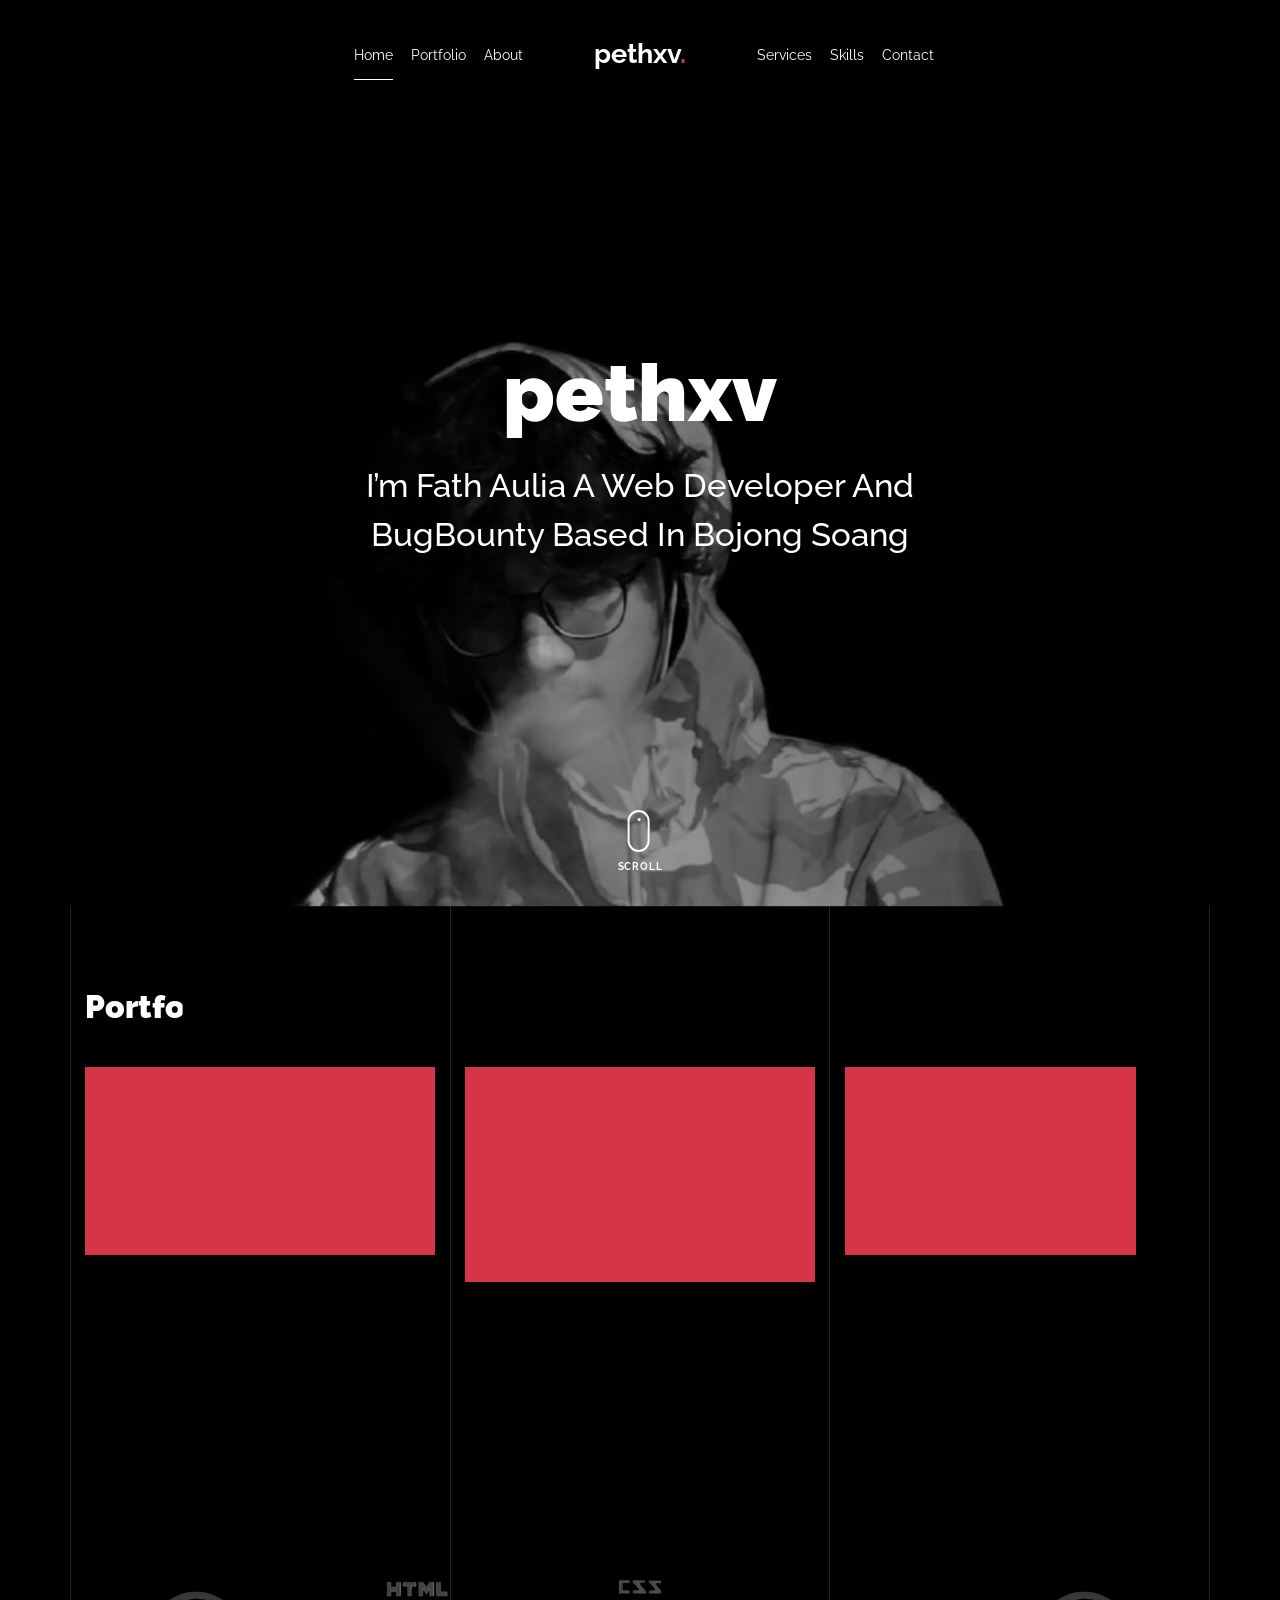
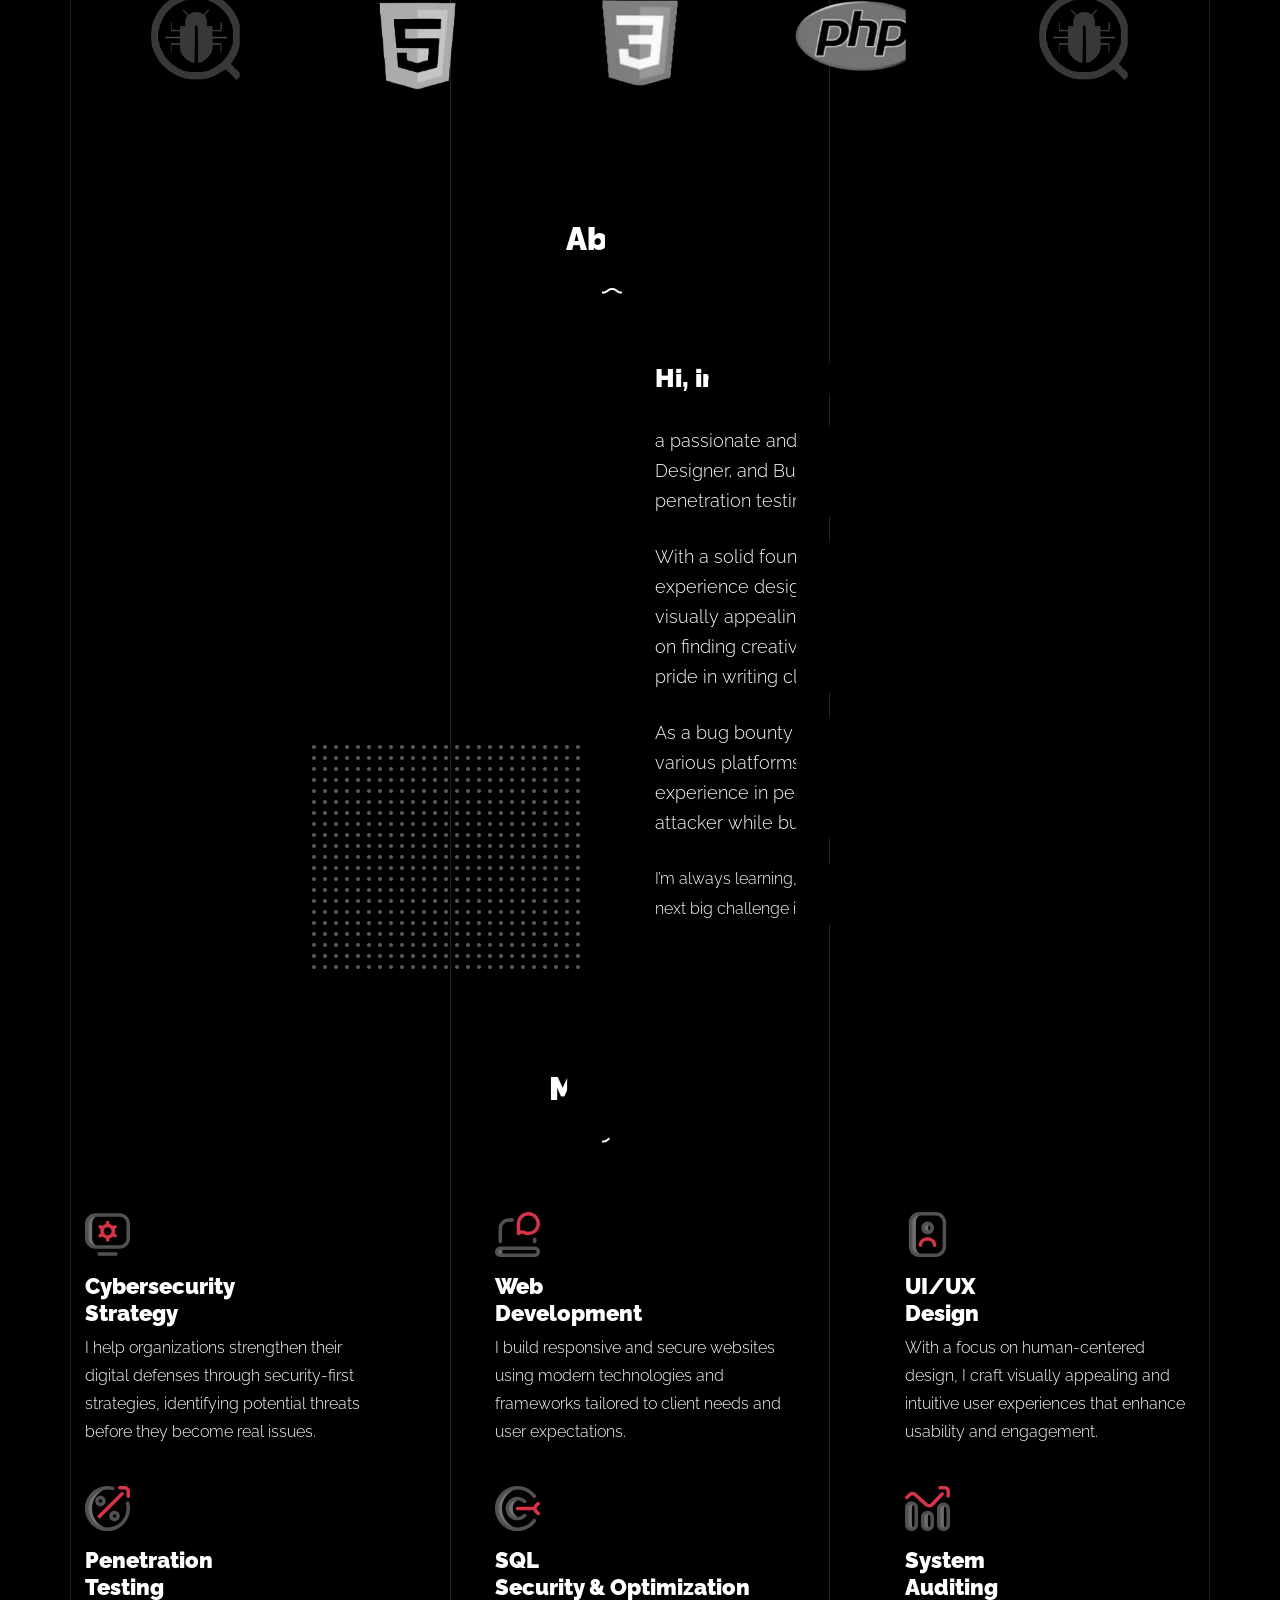
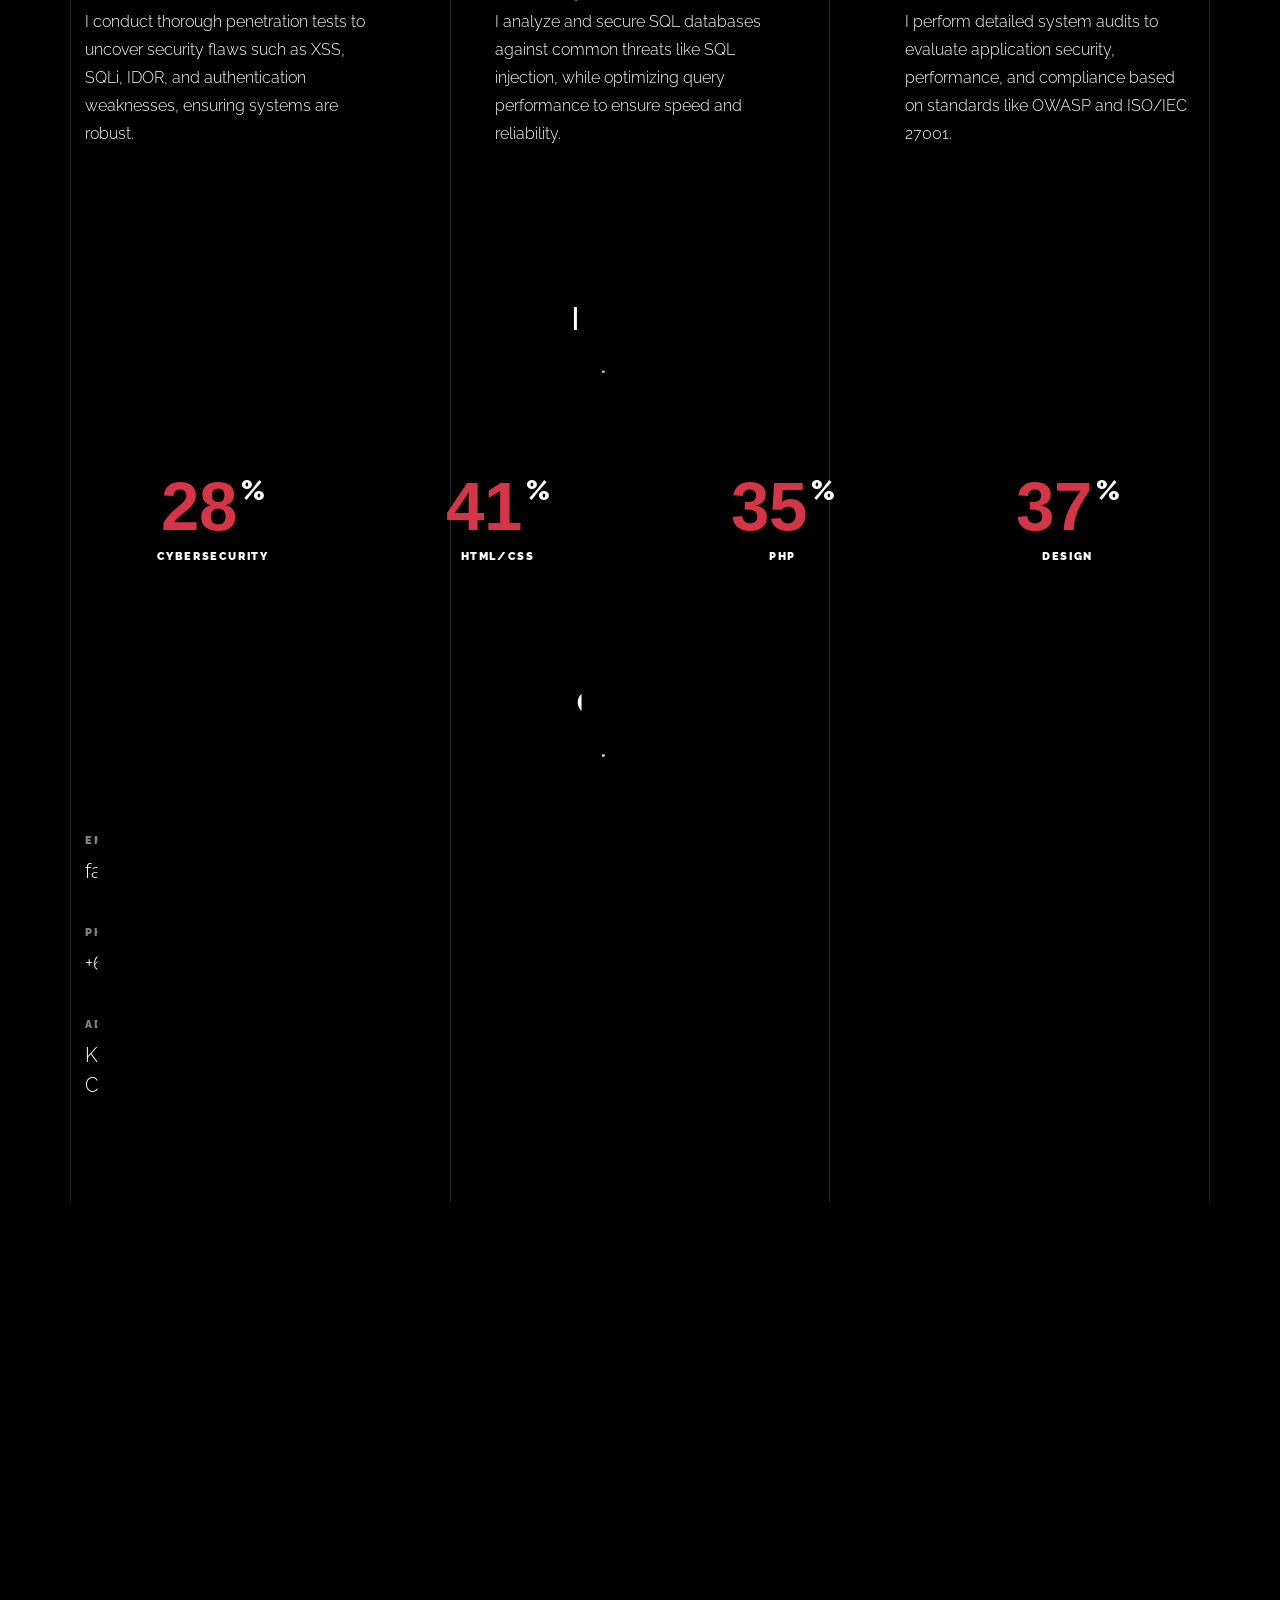
<file: index.html>
<!doctype html>
<html lang="en">
  <head>
    <title>pethxv &mdash; pethxv</title>
    <meta charset="utf-8">
    <meta name="viewport" content="width=device-width, initial-scale=1, shrink-to-fit=no">

    <meta name="description" content="">
    <meta name="keywords" content="html, css, javascript, jquery">
    <meta name="author" content="">

    <link rel="stylesheet" href="css/vendor/icomoon/style.css">
    <link rel="stylesheet" href="css/vendor/owl.carousel.min.css">
    <link rel="stylesheet" href="css/vendor/animate.min.css">
    <link rel="stylesheet" href="css/vendor/aos.css">
    <link rel="stylesheet" href="css/vendor/bootstrap.min.css">
    <link rel="stylesheet" href="css/vendor/jquery.fancybox.min.css">
    

    <!-- Theme Style -->
    <link rel="stylesheet" href="css/style.css">

  </head>
  <body data-spy="scroll" data-target=".site-nav-target" data-offset="200">

    <nav class="unslate_co--site-mobile-menu">
      <div class="close-wrap d-flex">
        <a href="#" class="d-flex ml-auto js-menu-toggle">
          <span class="close-label">Close</span>
          <div class="close-times">
            <span class="bar1"></span>
            <span class="bar2"></span>
          </div>
        </a>
      </div>
      <div class="site-mobile-inner"></div>
    </nav>


    <div class="unslate_co--site-wrap">

      <div class="unslate_co--site-inner">

        <div class="lines-wrap">
          <div class="lines-inner">
            <div class="lines"></div>
          </div>
        </div>
        <!-- END lines -->
      
      <nav class="unslate_co--site-nav site-nav-target">

        <div class="container">
        
          <div class="row align-items-center justify-content-between text-left">
            <div class="col-md-5 text-right">
              <ul class="site-nav-ul js-clone-nav text-left d-none d-lg-inline-block">
                <li class="has-children">
                  <a href="#home-section" class="nav-link">Home</a>
                  
                </li>
                <li><a href="#portfolio-section" class="nav-link">Portfolio</a></li>
                <li><a href="#about-section" class="nav-link">About</a></li>
              </ul>
            </div>
            <div class="site-logo pos-absolute">
              <a href="index.html" class="unslate_co--site-logo">pethxv<span>.</span></a>
            </div>
            <div class="col-md-5 text-right text-lg-left">
              <ul class="site-nav-ul js-clone-nav text-left d-none d-lg-inline-block">
                
                <li><a href="#services-section" class="nav-link">Services</a></li>
                <li><a href="#skills-section" class="nav-link">Skills</a></li>
                <li><a href="#contact-section" class="nav-link">Contact</a></li>
              </ul>

              <ul class="site-nav-ul-none-onepage text-right d-inline-block d-lg-none">
                <li><a href="#" class="js-menu-toggle">Menu</a></li>
              </ul>

            </div>
          </div>
        </div>

      </nav>
      <!-- END nav -->

      <div class="cover-v1 jarallax" style="background-image: url('images/cover_bg_2.jpg');" id="home-section">
        <div class="container">
          <div class="row align-items-center">
              
            <div class="col-md-7 mx-auto text-center">
              <h1 class="heading gsap-reveal-hero">pethxv</h1>
              <h2 class="subheading gsap-reveal-hero">I’m Fath Aulia A Web Developer And BugBounty Based In Bojong Soang</h2>
            </div>

          </div>
        </div>


        <a href="#portfolio-section" class="mouse-wrap smoothscroll">
          <span class="mouse">
            <span class="scroll"></span>
          </span>
          <span class="mouse-label">Scroll</span>
        </a>

      </div>
      <!-- END .cover-v1 -->


      <div class="unslate_co--section" id="portfolio-section">
        <div class="container">
          
          
          <div class="relative"><div class="loader-portfolio-wrap"><div class="loader-portfolio"></div></div> </div>
          <div id="portfolio-single-holder"></div>

          <div class="portfolio-wrapper">

            <div class="d-flex align-items-center mb-4 gsap-reveal gsap-reveal-filter">
              <h2 class="mr-auto heading-h2"><span class="gsap-reveal">Portfolio</span></h2>

              <!-- <a href="#" class="text-white js-filter d-inline-block d-lg-none">Filter</a>
              
              <div class="filter-wrap">
                <div class="filter ml-auto" id="filters">
                  <a href="#" class="active" data-filter="*">All</a>
                  <a href="#" data-filter=".web">Web</a>
                  <a href="#" data-filter=".branding">Branding</a>
                  <a href="#" data-filter=".illustration">Illustration</a>
                  <a href="#" data-filter=".packaging">Packaging</a>
                </div>
              </div> -->
            </div>


            
            <div id="posts" class="row gutter-isotope-item">
              <div class="item web branding col-sm-6 col-md-6 col-lg-4 isotope-mb-2">
                <a href="portfolio-single-1.html" class="portfolio-item ajax-load-page isotope-item gsap-reveal-img" data-id="1">
                    <div class="overlay">
                      <span class="wrap-icon icon-link2"></span>
                      <div class="portfolio-item-content">
                        <h3>SOLAW</h3>
                        <p>web, Laravel</p>
                      </div>
                    </div>
                    <img src="images/work_1_md.jpg" class="lazyload  img-fluid" alt="Images" />
                  </a>
              </div>
              

              <div class="item branding packaging col-sm-6 col-md-6 col-lg-4 isotope-mb-2">
                <a href="portfolio-single-4.html" class="portfolio-item isotope-item gsap-reveal-img ajax-load-page" data-id="4">
                    <div class="overlay">
                      <span class="wrap-icon icon-link2"></span>
                      <div class="portfolio-item-content">
                        <h3>Design Ui/UX</h3>
                        <p>Figma, UI/UX</p>
                      </div>
                    </div>
                    <img src="images/mytelu.png" class="lazyload  img-fluid" alt="Images" />
                  </a>
              </div>


              <div class="item illustration packaging col-sm-6 col-md-6 col-lg-4 isotope-mb-2">
                <a href="images/login.png" class="portfolio-item isotope-item gsap-reveal-img" data-fancybox="gallery" data-caption="Login Page SOLAW">
                    <div class="overlay">
                      <span class="wrap-icon icon-photo2"></span>
                      <div class="portfolio-item-content">
                        <h3>Login Page SOLAW</h3>
                        <p>Html, css, PHP</p>
                      </div>
                    </div>
                    <img src="images/login.png" class="lazyload  img-fluid" alt="Images" />
                  </a>
              </div>

              

              <div class="item web illustration col-sm-6 col-md-6 col-lg-4 isotope-mb-2">
                <a href="images/data.png" class="portfolio-item isotope-item gsap-reveal-img" data-fancybox="gallery" data-caption="PHPmyadmin">
                    <div class="overlay">
                      <span class="wrap-icon icon-photo2"></span>
                      <div class="portfolio-item-content">
                        <h3>PHPmyadmin</h3>
                        <p>SQL, DataBase</p>
                      </div>
                    </div>
                    <img src="images/data.png" class="lazyload  img-fluid" alt="Images" />
                  </a>
              </div>

            </div>
            
          </div>


        </div>
      </div>


      <div class="unslate_co--section">
        <div class="container">
          <div class="owl-carousel logo-slider">
            <div class="logo-v1 gsap-reveal">
              <img src="images/logo-bug.png" alt="Image" class="img-fluid">
            </div>
            <div class="logo-v1 gsap-reveal">
              <img src="images/logo-html.png" alt="Image" class="img-fluid">
            </div>
            <div class="logo-v1 gsap-reveal">
              <img src="images/logo-css.png" alt="Image" class="img-fluid">
            </div>
            <div class="logo-v1 gsap-reveal">
              <img src="images/logo-php.png" alt="Image" class="img-fluid">
            </div>
          </div>
        </div>
      </div>


      <div class="unslate_co--section" id="about-section">
        <div class="container">
          
          <div class="section-heading-wrap text-center mb-5">
            <h2 class="heading-h2 text-center divider"><span class="gsap-reveal">About Me</span></h2>
            <span class="gsap-reveal">
            <img src="images/divider.png" alt="divider" width="76">
            </span>
          </div>
          

          <div class="row mt-5 justify-content-between">
            <div class="col-lg-5 mb-3 mb-lg-0">
              <figure class="dotted-bg gsap-reveal-img ">
                <img src="images/about_me_pic2.jpg" alt="Image" class="img-fluid">
              </figure>
            </div>
            <div class="col-lg-6 pr-lg-7">
              <h3 class="mb-4 heading-h3"><span class="gsap-reveal">Hi, im Fath Aulia</span></h3>
              <p class="lead gsap-reveal">a passionate and detail-oriented Web Developer, UI/UX Designer, and Bug Bounty Hunter with a strong interest in penetration testing and system security. </p>
              <p class="lead gsap-reveal">With a solid foundation in web development and user experience design, I craft digital solutions that are not only visually appealing but also highly functional and secure. I thrive on finding creative solutions to complex problems and take pride in writing clean, efficient code.</p>
              <p class="lead gsap-reveal">As a bug bounty hunter, I actively explore vulnerabilities in various platforms to help improve their security posture, and my experience in penetration testing enables me to think like an attacker while building like a defender.</p>
              <p class="mb-4 gsap-reveal">I’m always learning, always improving, and always ready to take on the next big challenge in tech.</p>
              <!-- <p class="gsap-reveal"><a href="#" class="btn btn-outline-pill btn-custom-light">Download my CV</a></p> -->
            </div>
          </div>
        </div>
      </div>

      <div class="unslate_co--section" id="services-section">
        <div class="container">

          <div class="section-heading-wrap text-center mb-5">
            <h2 class="heading-h2 text-center divider"><span class="gsap-reveal">My Services</span></h2>
            <span class="gsap-reveal"><img src="images/divider.png" alt="divider" width="76"></span>
          </div>

          <div class="row gutter-v3">

  <div class="col-md-6 col-lg-4 mb-4">
    <div class="feature-v1" data-aos="fade-up" data-aos-delay="0">
      <div class="wrap-icon mb-3">
        <img src="images/svg/001-options.svg" alt="Cybersecurity Icon" width="45">
      </div>
      <h3>Cybersecurity <br> Strategy</h3>
      <p>I help organizations strengthen their digital defenses through security-first strategies, identifying potential threats before they become real issues.</p>
    </div> 
  </div>

  <div class="col-md-6 col-lg-4 mb-4">
    <div class="feature-v1" data-aos="fade-up" data-aos-delay="100">
      <div class="wrap-icon mb-3">
        <img src="images/svg/002-chat.svg" alt="Web Dev Icon" width="45">
      </div>
      <h3>Web <br> Development</h3>
      <p>I build responsive and secure websites using modern technologies and frameworks tailored to client needs and user expectations.</p>
    </div> 
  </div>

  <div class="col-md-6 col-lg-4 mb-4">
    <div class="feature-v1" data-aos="fade-up" data-aos-delay="200">
      <div class="wrap-icon mb-3">
        <img src="images/svg/003-contact-book.svg" alt="UIUX Icon" class="img-fluid" width="45">
      </div>
      <h3>UI/UX <br> Design</h3>
      <p>With a focus on human-centered design, I craft visually appealing and intuitive user experiences that enhance usability and engagement.</p>
    </div> 
  </div>

  <div class="col-md-6 col-lg-4 mb-4">
    <div class="feature-v1" data-aos="fade-up" data-aos-delay="0">
      <div class="wrap-icon mb-3">
        <img src="images/svg/004-percentage.svg" alt="Pentest Icon" width="45">
      </div>
      <h3>Penetration <br> Testing</h3>
      <p>I conduct thorough penetration tests to uncover security flaws such as XSS, SQLi, IDOR, and authentication weaknesses, ensuring systems are robust.</p>
    </div> 
  </div>

  <div class="col-md-6 col-lg-4 mb-4">
    <div class="feature-v1" data-aos="fade-up" data-aos-delay="100">
      <div class="wrap-icon mb-3">
        <img src="images/svg/006-goal.svg" alt="WordPress Icon" width="45">
      </div>
        <h3>SQL <br> Security & Optimization</h3>
      <p>I analyze and secure SQL databases against common threats like SQL injection, while optimizing query performance to ensure speed and reliability.</p>
    </div> 
  </div>

  <div class="col-md-6 col-lg-4 mb-4">
    <div class="feature-v1" data-aos="fade-up" data-aos-delay="200">
      <div class="wrap-icon mb-3">
        <img src="images/svg/005-line-chart.svg" alt="Audit Icon" width="45">
      </div>
      <h3>System <br> Auditing</h3>
      <p>I perform detailed system audits to evaluate application security, performance, and compliance based on standards like OWASP and ISO/IEC 27001.</p>
    </div> 
  </div>

</div>

        </div>
      </div>

      <div class="unslate_co--section section-counter" id="skills-section">
        <div class="container">
          <div class="section-heading-wrap text-center mb-5">
            <h2 class="heading-h2 text-center divider"><span class="gsap-reveal">My Skills</span></h2>
            <span class="gsap-reveal"><img src="images/divider.png" alt="divider" width="76"></span>
          </div>


          <div class="row pt-5">
            <div class="col-6 col-sm-6 mb-5 mb-lg-0 col-md-6 col-lg-3" data-aos="fade-up" data-aos-delay="0">
              <div class="counter-v1 text-center">
                <span class="number-wrap">
                  <span class="number number-counter" data-number="65">0</span>
                  <span class="append-text">%</span>
                </span>
                <span class="counter-label">Cybersecurity</span>
              </div>
            </div>
            <div class="col-6 col-sm-6 mb-5 mb-lg-0 col-md-6 col-lg-3" data-aos="fade-up" data-aos-delay="100">
              <div class="counter-v1 text-center">
                <span class="number-wrap">
                  <span class="number number-counter" data-number="95">0</span>
                  <span class="append-text">%</span>
                </span>
                <span class="counter-label">HTML/CSS</span>
              </div>
            </div>
            <div class="col-6 col-sm-6 mb-5 mb-lg-0 col-md-6 col-lg-3" data-aos="fade-up" data-aos-delay="200">
              <div class="counter-v1 text-center">
                <span class="number-wrap">
                  <span class="number number-counter" data-number="80">0</span>
                  <span class="append-text">%</span>
                </span>
                <span class="counter-label">PHP</span>
              </div>
            </div>
            <div class="col-6 col-sm-6 mb-5 mb-lg-0 col-md-6 col-lg-3" data-aos="fade-up" data-aos-delay="300">
              <div class="counter-v1 text-center">
                <span class="number-wrap">
                  <span class="number number-counter" data-number="85">0</span>
                  <span class="append-text">%</span>
                </span>
                <span class="counter-label">Design</span>
              </div>
            </div>
          </div>
        </div>
      </div>
      <!-- END .counter -->

      

      


      <div class="unslate_co--section" id="contact-section">
        <div class="container">
          <div class="section-heading-wrap text-center mb-5">
            <h2 class="heading-h2 text-center divider"><span class="gsap-reveal">Contact</span></h2>
            <span class="gsap-reveal"><img src="images/divider.png" alt="divider" width="76"></span>
          </div>


          <div class="row justify-content-between">
            
            <!-- <div class="col-md-6">
              <form method="post" class="form-outline-style-v1" id="contactForm">
                <div class="form-group row mb-0">

                  <div class="col-lg-6 form-group gsap-reveal">
                    <label for="name">Name</label>
                    <input name="name" type="text" class="form-control" id="name">
                  </div>
                  <div class="col-lg-6 form-group gsap-reveal">
                    <label for="email">Email</label>
                    <input name="email" type="email" class="form-control" id="email">
                  </div>
                  <div class="col-lg-12 form-group gsap-reveal">
                    <label for="message">Write your message...</label>
                    <textarea name="message" id="message" cols="30" rows="7" class="form-control"></textarea>
                  </div>
                </div>
                <div class="form-group row gsap-reveal">
                    <div class="col-md-12 d-flex align-items-center">
                      <input type="submit" class="btn btn-outline-pill btn-custom-light mr-3" value="Send Message">
                      <span class="submitting"></span>
                    </div>
                  </div>
              </form>
              <div id="form-message-warning" class="mt-4"></div> 
              <div id="form-message-success">
                Your message was sent, thank you!
              </div>

            </div> -->

            <div class="col-md-4">
              <div class="contact-info-v1">
                <div class="gsap-reveal d-block">
                  <span class="d-block contact-info-label">Email</span>
                  <a href="mailto:fathaulia@student.telkomuniversity.ac.id" class="contact-info-val">
                    fathaulia@student.telkomuniversity.ac.id
                  </a>
                </div>

                <div class="gsap-reveal d-block">
                  <span class="d-block contact-info-label">Phone</span>
                  <a href="https://api.whatsapp.com/send/?phone=%2B6285943065760&text&type=phone_number&app_absent=0" class="contact-info-val">+62 859 4306 5760</a>
                </div>
                <div class="gsap-reveal d-block">
                  <span class="d-block contact-info-label">Address</span>
                  <address class="contact-info-val">Kabinet Ind Emas. <br> Cikoneng</address>
                </div>
              </div>
            </div>

          </div>
        </div>
      </div>
      </div> <!-- END .unslate_co-site-inner -->

      

      
    </div>

    
    <!-- Loader -->
    <div id="unslate_co--overlayer"></div>
    <div class="site-loader-wrap">
      <div class="site-loader"></div>
    </div>

    <script src="js/scripts-dist.js"></script>
    <script src="js/main.js"></script>

  </body>
</html>
</file>
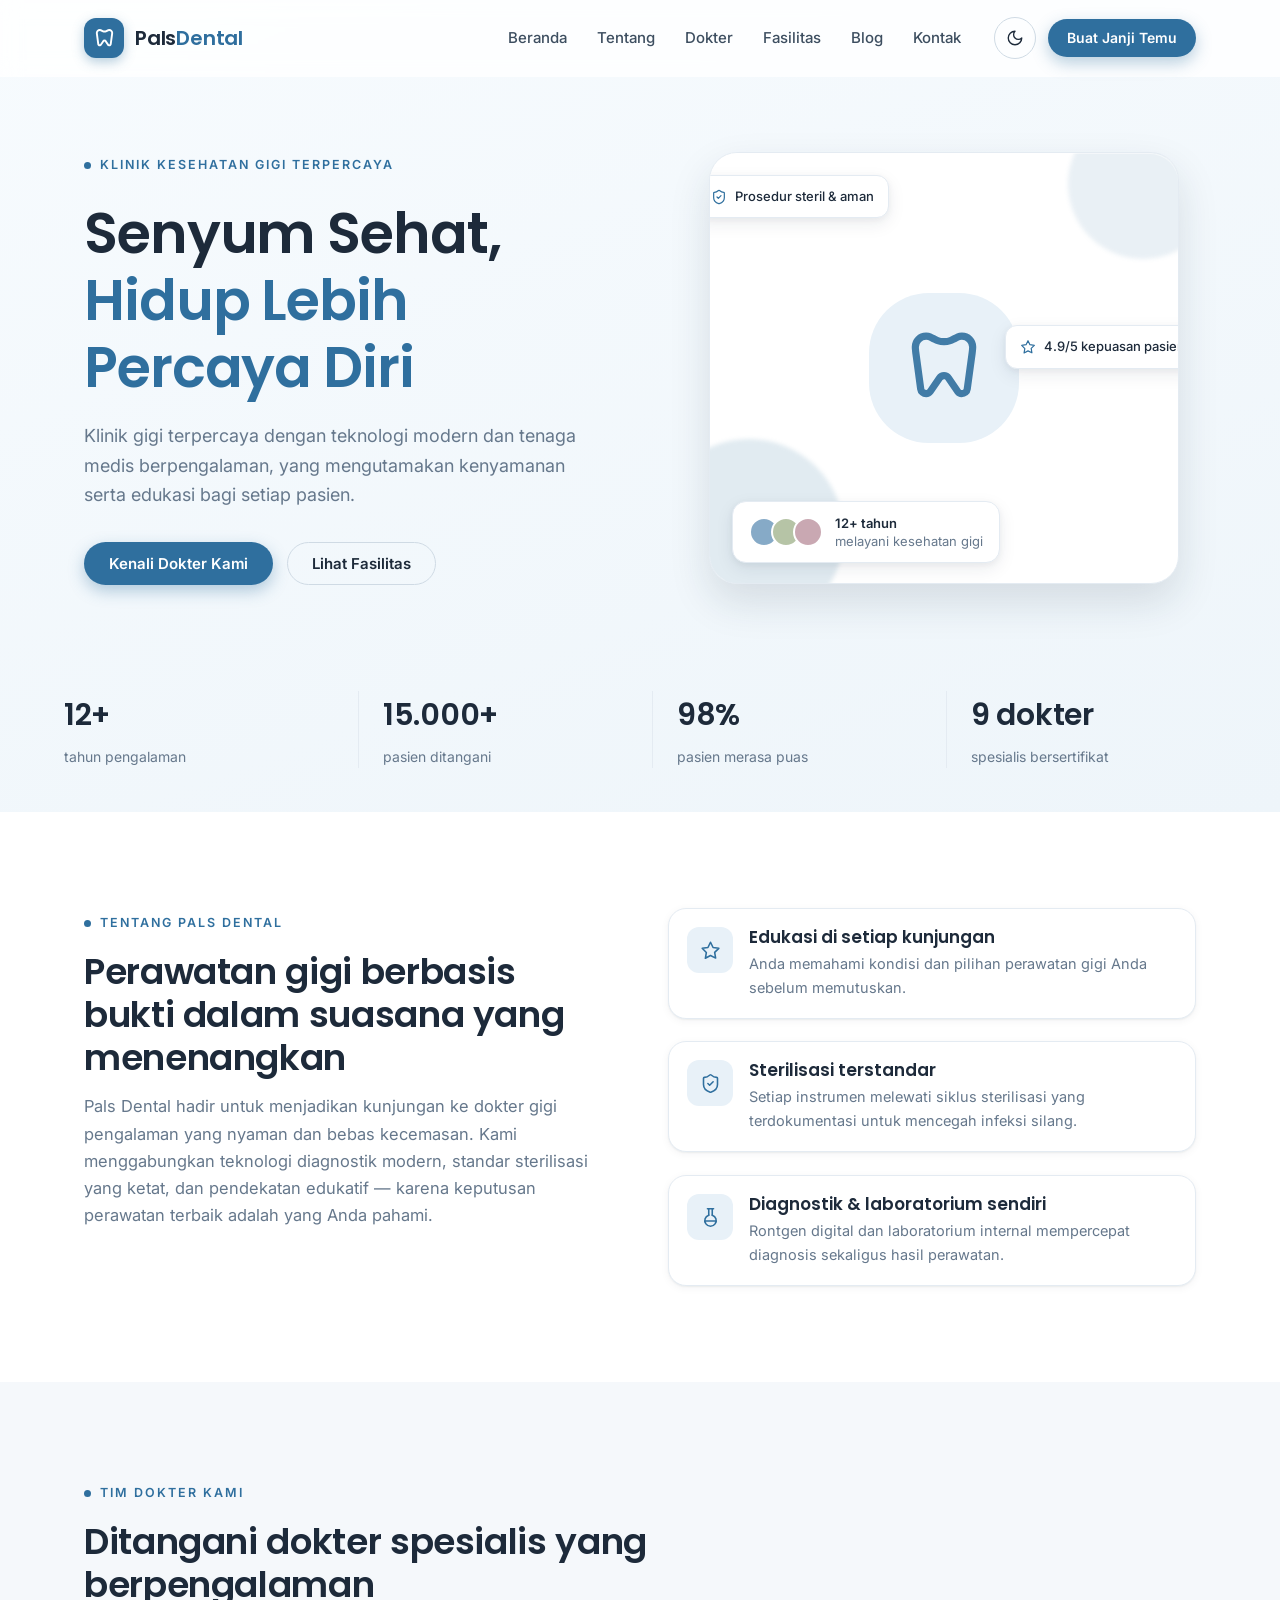
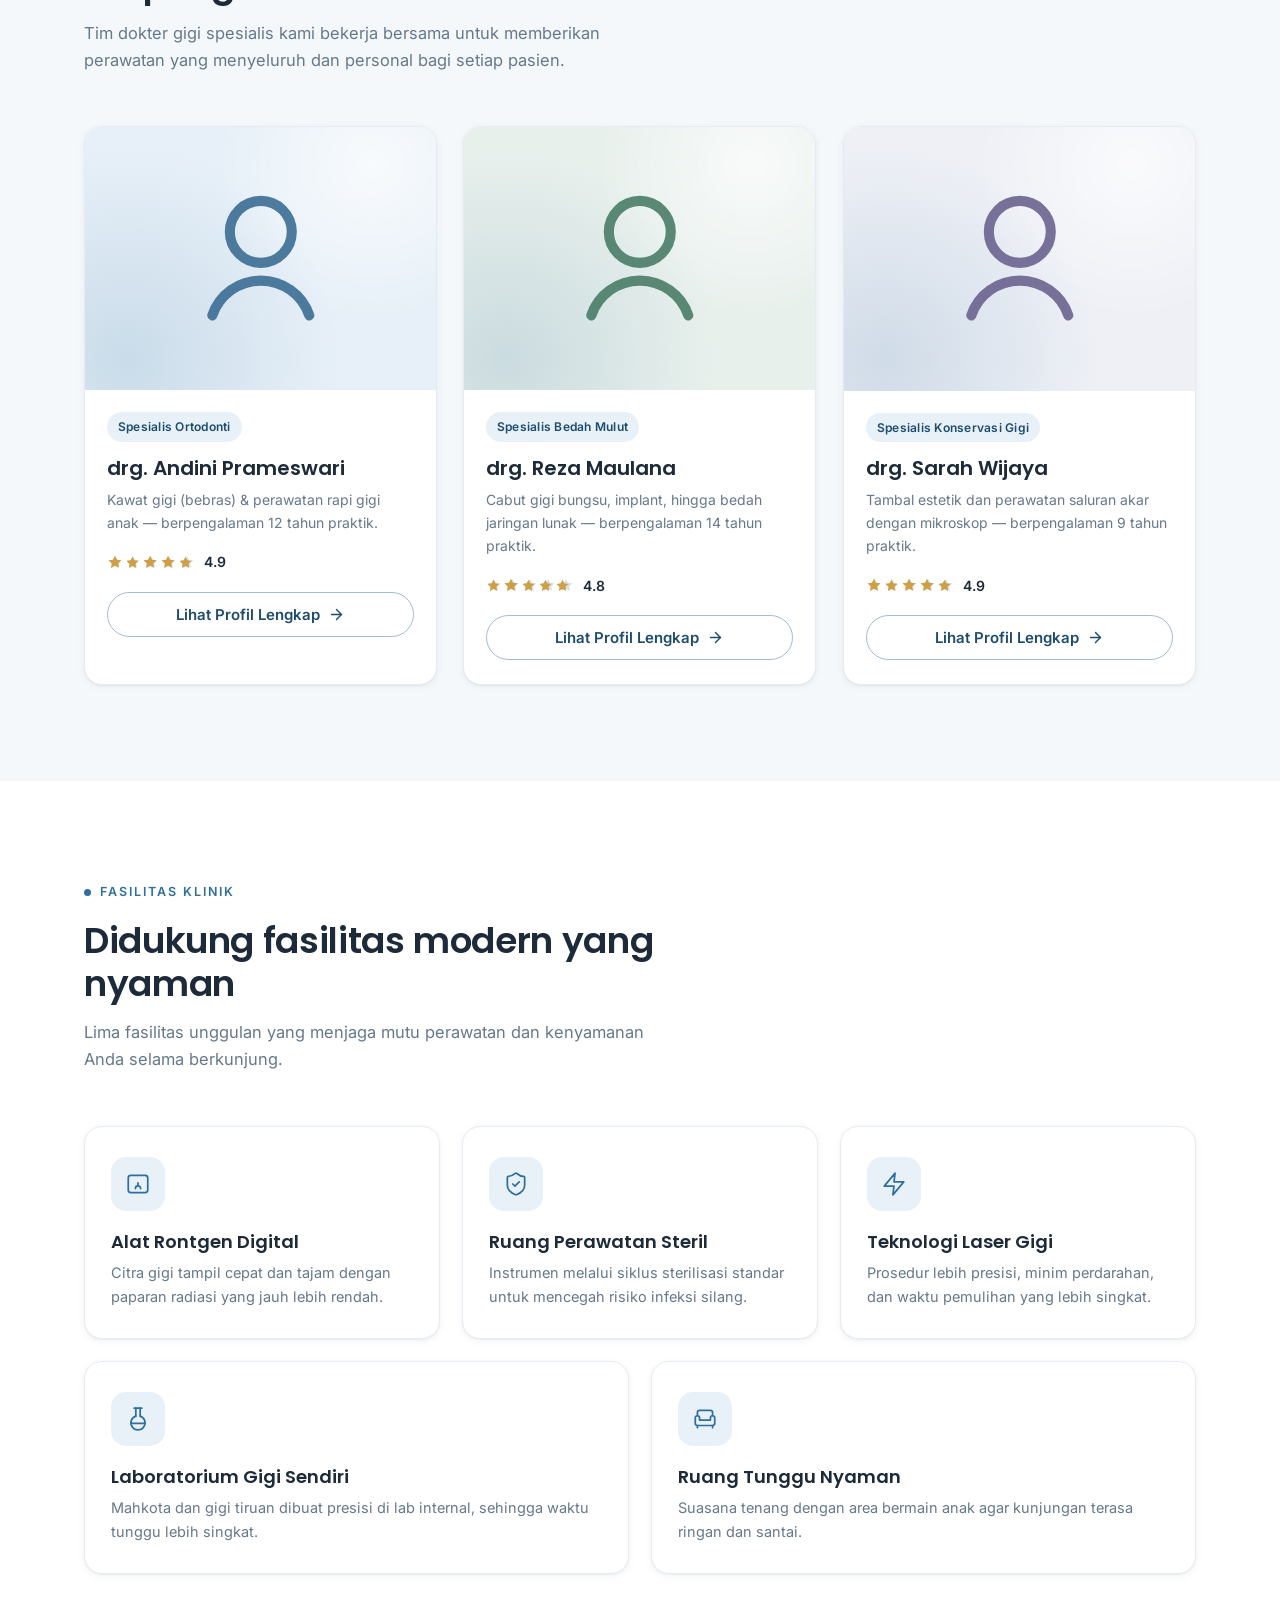
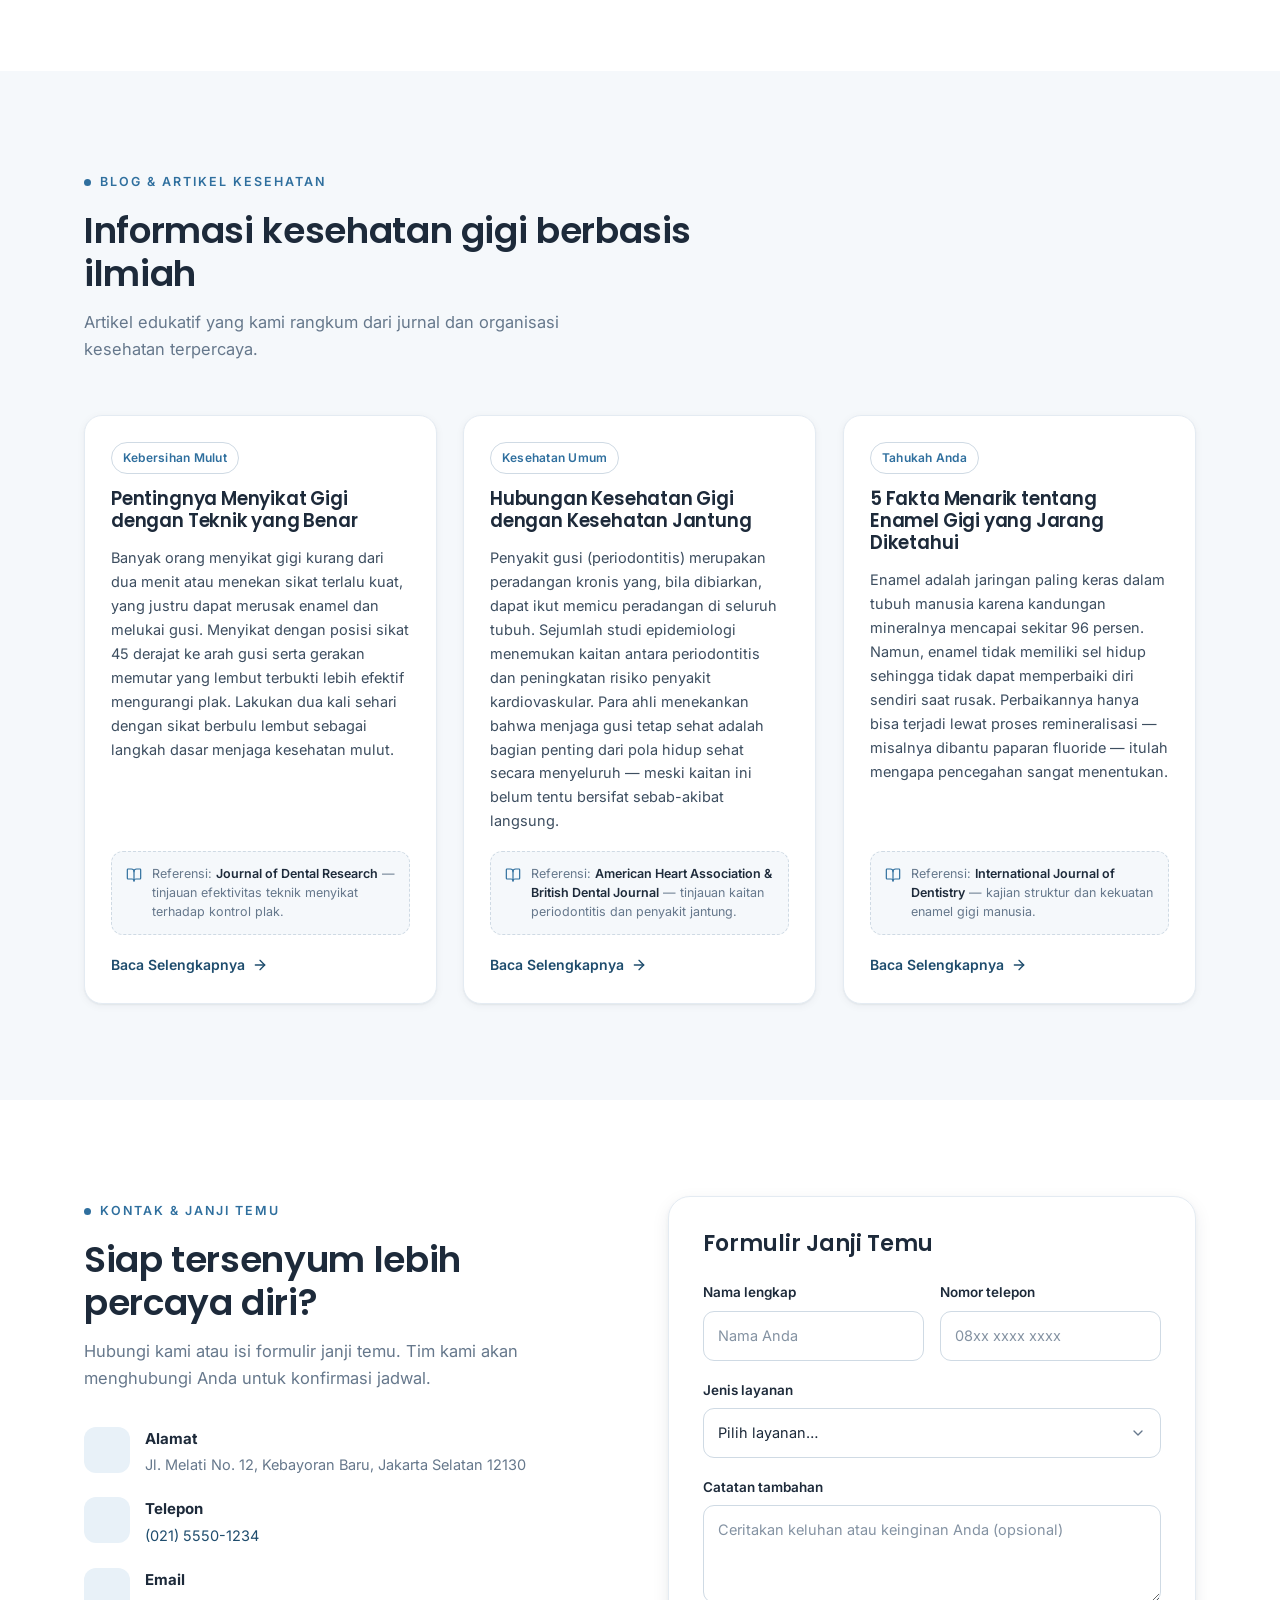
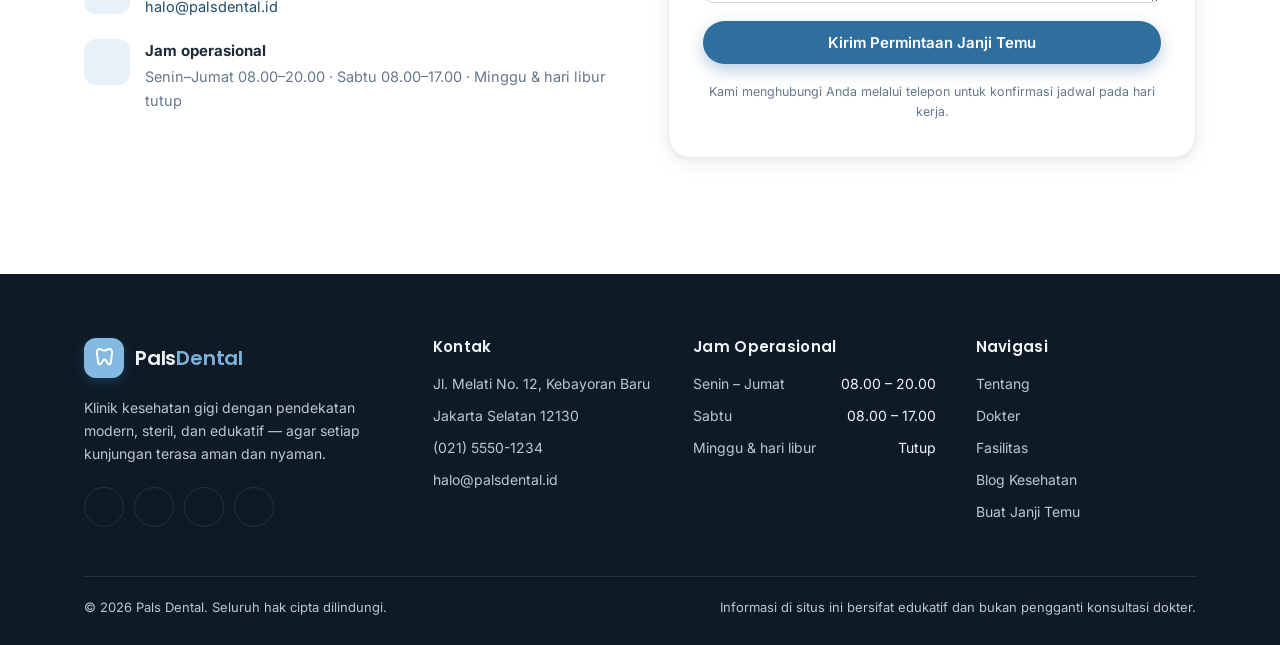
<file: ai/klinik/index.html>
<!DOCTYPE html>
<html lang="id">
<head>
  <meta charset="UTF-8">
  <meta name="viewport" content="width=device-width, initial-scale=1.0">
  <title>Pals Dental — Klinik Kesehatan Gigi Profesional</title>
  <meta name="description" content="Pals Dental, klinik kesehatan gigi terpercaya dengan teknologi modern dan tenaga medis berpengalaman. Senyum sehat, hidup lebih percaya diri.">

  <!-- Google Fonts: Poppins (judul) & Inter (isi) -->
  <link rel="preconnect" href="https://fonts.googleapis.com">
  <link rel="preconnect" href="https://fonts.gstatic.com" crossorigin>
  <link href="https://fonts.googleapis.com/css2?family=Inter:wght@400;500;600&family=Poppins:wght@500;600;700&display=swap" rel="stylesheet">

  <link rel="icon" href="data:image/svg+xml,%3Csvg%20xmlns%3D%22http://www.w3.org/2000/svg%22%20viewBox%3D%220%20-960%20960%20960%22%3E%3Crect%20x%3D%220%22%20y%3D%22-960%22%20width%3D%22960%22%20height%3D%22960%22%20rx%3D%22205%22%20fill%3D%22%232f6f9e%22/%3E%3Cpath%20fill%3D%22%23ffffff%22%20d%3D%22M680-875q66%200%20113%2047t47%20113q0%2011-1.5%2029.5T834-643l-55%20403q-5%2038-34.5%2062T677-154q-23%200-42.5-10T602-192L495-348q-2-4-6.5-5.5T479-355q-4%200-16%209L359-195q-14%2020-34.5%2030.5T281-154q-38%200-67-24.5T180-241l-54-402q-3-24-4.5-42.5T120-715q0-66%2047-113t113-47q36%200%2057.5%209.5T379-845q20%2011%2042.5%2020.5T480-815q36%200%2058.5-9.5T581-845q20-11%2042-20.5t57-9.5Zm0%2080q-23%200-40.5%209.5T601-765q-21%2011-49%2020.5t-72%209.5q-44%200-72-9.5T359-765q-21-11-38.5-20.5T280-795q-33%200-56.5%2023.5T200-715q0%208%201%2023t4%2035l55%20405q1%208%207%2012.5t14%204.5q5%200%209-2t6-6l101-148q14-20%2036-32t47-12q25%200%2047%2012t36%2032l103%20151q2%203%205%204.5t7%201.5q8%200%2014.5-4.5T700-251l55-406q3-20%204-35t1-23q0-33-23.5-56.5T680-795ZM480-515Z%22/%3E%3C/svg%3E">
  <link rel="stylesheet" href="style.css">

  <!-- Bootstrap tema cepat agar tidak berkedip (light/dark) saat halaman dimuat -->
  <script>
    (function () {
      try {
        var saved = localStorage.getItem('palsdental-theme');
        if (saved) { document.documentElement.dataset.theme = saved; }
        else if (window.matchMedia && window.matchMedia('(prefers-color-scheme: dark)').matches) {
          document.documentElement.dataset.theme = 'dark';
        }
      } catch (e) {}
    })();
  </script>
</head>
<body>
  <a class="skip-link" href="#beranda">Langsung ke konten</a>

  <!-- ============================= HEADER & NAVIGASI ============================= -->
  <header class="site-header" id="site-header">
    <div class="container nav-wrap">

      <a class="brand" href="#beranda" aria-label="Pals Dental — Beranda">
        <span class="brand-mark" aria-hidden="true">
          <svg viewBox="0 -960 960 960" fill="currentColor">
            <path d="M680-875q66 0 113 47t47 113q0 11-1.5 29.5T834-643l-55 403q-5 38-34.5 62T677-154q-23 0-42.5-10T602-192L495-348q-2-4-6.5-5.5T479-355q-4 0-16 9L359-195q-14 20-34.5 30.5T281-154q-38 0-67-24.5T180-241l-54-402q-3-24-4.5-42.5T120-715q0-66 47-113t113-47q36 0 57.5 9.5T379-845q20 11 42.5 20.5T480-815q36 0 58.5-9.5T581-845q20-11 42-20.5t57-9.5Zm0 80q-23 0-40.5 9.5T601-765q-21 11-49 20.5t-72 9.5q-44 0-72-9.5T359-765q-21-11-38.5-20.5T280-795q-33 0-56.5 23.5T200-715q0 8 1 23t4 35l55 405q1 8 7 12.5t14 4.5q5 0 9-2t6-6l101-148q14-20 36-32t47-12q25 0 47 12t36 32l103 151q2 3 5 4.5t7 1.5q8 0 14.5-4.5T700-251l55-406q3-20 4-35t1-23q0-33-23.5-56.5T680-795ZM480-515Z"/>
          </svg>
        </span>
        <span class="brand-text">Pals<span>Dental</span></span>
      </a>

      <nav class="site-nav" id="site-nav" aria-label="Navigasi utama">
        <ul class="nav-list">
          <li><a class="nav-link" href="#beranda">Beranda</a></li>
          <li><a class="nav-link" href="#tentang">Tentang</a></li>
          <li><a class="nav-link" href="#dokter">Dokter</a></li>
          <li><a class="nav-link" href="#fasilitas">Fasilitas</a></li>
          <li><a class="nav-link" href="#blog">Blog</a></li>
          <li><a class="nav-link" href="#kontak">Kontak</a></li>
        </ul>
      </nav>

      <div class="header-actions">
        <button class="theme-toggle" id="theme-toggle" type="button" aria-label="Ubah mode terang/gelap">
          <svg class="icon-moon" viewBox="0 0 24 24" fill="none" stroke="currentColor" stroke-width="1.8" stroke-linecap="round" stroke-linejoin="round" aria-hidden="true"><path d="M12 3a6 6 0 0 0 9 9 9 9 0 1 1-9-9Z"/></svg>
          <svg class="icon-sun" viewBox="0 0 24 24" fill="none" stroke="currentColor" stroke-width="1.8" stroke-linecap="round" stroke-linejoin="round" aria-hidden="true"><circle cx="12" cy="12" r="4"/><path d="M12 2v2M12 20v2M4.93 4.93l1.41 1.41M17.66 17.66l1.41 1.41M2 12h2M20 12h2M6.34 17.66l-1.41 1.41M19.07 4.93l-1.41 1.41"/></svg>
        </button>
        <a class="btn btn-primary btn-sm cta-btn" href="#kontak">Buat Janji Temu</a>
        <button class="nav-toggle" id="nav-toggle" type="button" aria-label="Buka menu navigasi" aria-expanded="false" aria-controls="site-nav">
          <svg class="icon-menu" viewBox="0 0 24 24" fill="none" stroke="currentColor" stroke-width="1.9" stroke-linecap="round" aria-hidden="true"><path d="M4 7h16M4 12h16M4 17h16"/></svg>
          <svg class="icon-close" viewBox="0 0 24 24" fill="none" stroke="currentColor" stroke-width="1.9" stroke-linecap="round" aria-hidden="true"><path d="M6 6l12 12M18 6L6 18"/></svg>
        </button>
      </div>

    </div>
  </header>

  <main id="beranda">
    <!-- ============================= HERO ============================= -->
    <section class="hero">
      <div class="container hero-grid">
        <div class="hero-copy">
          <p class="eyebrow reveal"><span class="eyebrow-dot" aria-hidden="true"></span>Klinik kesehatan gigi terpercaya</p>
          <h1 class="hero-title reveal" style="--delay:80ms">Senyum Sehat, <span class="accent-text">Hidup Lebih Percaya Diri</span></h1>
          <p class="hero-sub reveal" style="--delay:160ms">Klinik gigi terpercaya dengan teknologi modern dan tenaga medis berpengalaman, yang mengutamakan kenyamanan serta edukasi bagi setiap pasien.</p>
          <div class="hero-actions reveal" style="--delay:240ms">
            <a class="btn btn-primary" href="#dokter">Kenali Dokter Kami</a>
            <a class="btn btn-ghost" href="#fasilitas">Lihat Fasilitas</a>
          </div>
        </div>

        <div class="hero-visual reveal" style="--delay:200ms" aria-hidden="true">
          <div class="hv-card">
            <span class="hv-tooth">
              <svg viewBox="0 -960 960 960" fill="currentColor">
                <path d="M680-875q66 0 113 47t47 113q0 11-1.5 29.5T834-643l-55 403q-5 38-34.5 62T677-154q-23 0-42.5-10T602-192L495-348q-2-4-6.5-5.5T479-355q-4 0-16 9L359-195q-14 20-34.5 30.5T281-154q-38 0-67-24.5T180-241l-54-402q-3-24-4.5-42.5T120-715q0-66 47-113t113-47q36 0 57.5 9.5T379-845q20 11 42.5 20.5T480-815q36 0 58.5-9.5T581-845q20-11 42-20.5t57-9.5Zm0 80q-23 0-40.5 9.5T601-765q-21 11-49 20.5t-72 9.5q-44 0-72-9.5T359-765q-21-11-38.5-20.5T280-795q-33 0-56.5 23.5T200-715q0 8 1 23t4 35l55 405q1 8 7 12.5t14 4.5q5 0 9-2t6-6l101-148q14-20 36-32t47-12q25 0 47 12t36 32l103 151q2 3 5 4.5t7 1.5q8 0 14.5-4.5T700-251l55-406q3-20 4-35t1-23q0-33-23.5-56.5T680-795ZM480-515Z"/>
              </svg>
            </span>
            <span class="hv-blob hv-blob-a"></span>
            <span class="hv-blob hv-blob-b"></span>

            <span class="hv-chip hv-chip-1">
              <svg viewBox="0 0 24 24" fill="none" stroke="currentColor" stroke-width="1.8" stroke-linecap="round" stroke-linejoin="round"><path d="M20 13c0 5-3.5 7.5-7.66 8.95a1 1 0 0 1-.67-.01C7.5 20.5 4 18 4 13V6a1 1 0 0 1 1-1c2 0 4.5-1.2 6.24-2.72a1.17 1.17 0 0 1 1.52 0C14.51 3.81 17 5 19 5a1 1 0 0 1 1 1z"/><path d="m9 12 2 2 4-4"/></svg>
              Prosedur steril &amp; aman
            </span>

            <span class="hv-chip hv-chip-2">
              <svg viewBox="0 0 24 24" fill="none" stroke="currentColor" stroke-width="1.8" stroke-linecap="round" stroke-linejoin="round"><path d="M12 2.6l2.94 5.96 6.57.95-4.75 4.63 1.12 6.53L12 17.78l-5.88 3.09 1.12-6.53L2.5 9.51l6.57-.95z"/></svg>
              4.9/5 kepuasan pasien
            </span>

            <span class="hv-card-mini">
              <span class="mini-dots" aria-hidden="true"><i></i><i></i><i></i></span>
              <span class="mini-text"><strong>12+ tahun</strong> melayani kesehatan gigi</span>
            </span>
          </div>
        </div>
      </div>

      <div class="hero-specs container reveal" style="--delay:320ms">
        <div class="spec"><span class="spec-num">12+</span><span class="spec-label">tahun pengalaman</span></div>
        <div class="spec"><span class="spec-num">15.000+</span><span class="spec-label">pasien ditangani</span></div>
        <div class="spec"><span class="spec-num">98%</span><span class="spec-label">pasien merasa puas</span></div>
        <div class="spec"><span class="spec-num">9 dokter</span><span class="spec-label">spesialis bersertifikat</span></div>
      </div>
    </section>

    <!-- ============================= TENTANG ============================= -->
    <section class="section" id="tentang">
      <div class="container about-grid">
        <div class="about-copy reveal">
          <p class="eyebrow"><span class="eyebrow-dot" aria-hidden="true"></span>Tentang Pals Dental</p>
          <h2 class="section-title">Perawatan gigi berbasis bukti dalam suasana yang menenangkan</h2>
          <p class="lede">Pals Dental hadir untuk menjadikan kunjungan ke dokter gigi pengalaman yang nyaman dan bebas kecemasan. Kami menggabungkan teknologi diagnostik modern, standar sterilisasi yang ketat, dan pendekatan edukatif — karena keputusan perawatan terbaik adalah yang Anda pahami.</p>
        </div>
        <ul class="about-points">
          <li class="reveal">
            <span class="point-icon" aria-hidden="true"><svg viewBox="0 0 24 24" fill="none" stroke="currentColor" stroke-width="1.8" stroke-linecap="round" stroke-linejoin="round"><path d="M12 2.6l2.94 5.96 6.57.95-4.75 4.63 1.12 6.53L12 17.78l-5.88 3.09 1.12-6.53L2.5 9.51l6.57-.95z"/></svg></span>
            <div><h3>Edukasi di setiap kunjungan</h3><p>Anda memahami kondisi dan pilihan perawatan gigi Anda sebelum memutuskan.</p></div>
          </li>
          <li class="reveal" style="--delay:80ms">
            <span class="point-icon" aria-hidden="true"><svg viewBox="0 0 24 24" fill="none" stroke="currentColor" stroke-width="1.8" stroke-linecap="round" stroke-linejoin="round"><path d="M20 13c0 5-3.5 7.5-7.66 8.95a1 1 0 0 1-.67-.01C7.5 20.5 4 18 4 13V6a1 1 0 0 1 1-1c2 0 4.5-1.2 6.24-2.72a1.17 1.17 0 0 1 1.52 0C14.51 3.81 17 5 19 5a1 1 0 0 1 1 1z"/><path d="m9 12 2 2 4-4"/></svg></span>
            <div><h3>Sterilisasi terstandar</h3><p>Setiap instrumen melewati siklus sterilisasi yang terdokumentasi untuk mencegah infeksi silang.</p></div>
          </li>
          <li class="reveal" style="--delay:160ms">
            <span class="point-icon" aria-hidden="true"><svg viewBox="0 0 24 24" fill="none" stroke="currentColor" stroke-width="1.8" stroke-linecap="round" stroke-linejoin="round"><path d="M10 2v7.31"/><path d="M14 9.3V2"/><path d="M8.5 2h7"/><path d="M14 9.3a6.5 6.5 0 1 1-4 0"/><path d="M5.52 16h12.96"/></svg></span>
            <div><h3>Diagnostik &amp; laboratorium sendiri</h3><p>Rontgen digital dan laboratorium internal mempercepat diagnosis sekaligus hasil perawatan.</p></div>
          </li>
        </ul>
      </div>
    </section>

    <!-- ============================= DOKTER ============================= -->
    <section class="section section-soft" id="dokter">
      <div class="container">
        <div class="section-head reveal">
          <p class="eyebrow"><span class="eyebrow-dot" aria-hidden="true"></span>Tim Dokter Kami</p>
          <h2 class="section-title">Ditangani dokter spesialis yang berpengalaman</h2>
          <p class="lede">Tim dokter gigi spesialis kami bekerja bersama untuk memberikan perawatan yang menyeluruh dan personal bagi setiap pasien.</p>
        </div>

        <div class="doctor-grid">
          <!-- Kartu Dokter 1 — klik di mana pun pada kartu untuk melihat profil -->
          <article class="doc-card reveal doc-trigger" tabindex="0" role="button"
                   data-doctor="0" style="--delay:0ms"
                   aria-label="Lihat profil lengkap drg. Andini Prameswari, Spesialis Ortodonti">
            <div class="doc-photo doc-1">
              <svg class="doc-silhouette" viewBox="0 0 24 24" fill="none" stroke="currentColor" stroke-width="1.5" stroke-linecap="round" stroke-linejoin="round"><circle cx="12" cy="8" r="4.6"/><path d="M4.8 20.4a7.6 7.6 0 0 1 14.4 0"/></svg>
            </div>
            <div class="doc-body">
              <span class="chip">Spesialis Ortodonti</span>
              <h3 class="doc-name">drg. Andini Prameswari</h3>
              <p class="doc-meta">Kawat gigi (bebras) &amp; perawatan rapi gigi anak — berpengalaman 12 tahun praktik.</p>
              <div class="doc-rating">
                <span class="stars" role="img" aria-label="Rating 4.9 dari 5" style="--rating:98%">
                  <span class="stars-row"><i data-s="1"></i><i data-s="2"></i><i data-s="3"></i><i data-s="4"></i><i data-s="5"></i></span>
                  <span class="stars-row stars-fill"><i data-s="1"></i><i data-s="2"></i><i data-s="3"></i><i data-s="4"></i><i data-s="5"></i></span>
                </span>
                <span class="stars-num">4.9</span>
              </div>
              <span class="doc-open btn btn-outline btn-block">Lihat Profil Lengkap
                <svg viewBox="0 0 24 24" fill="none" stroke="currentColor" stroke-width="2" stroke-linecap="round" stroke-linejoin="round" aria-hidden="true"><path d="M5 12h14"/><path d="m12 5 7 7-7 7"/></svg>
              </span>
            </div>
          </article>

          <!-- Kartu Dokter 2 -->
          <article class="doc-card reveal doc-trigger" tabindex="0" role="button"
                   data-doctor="1" style="--delay:100ms"
                   aria-label="Lihat profil lengkap drg. Reza Maulana, Spesialis Bedah Mulut">
            <div class="doc-photo doc-2">
              <svg class="doc-silhouette" viewBox="0 0 24 24" fill="none" stroke="currentColor" stroke-width="1.5" stroke-linecap="round" stroke-linejoin="round"><circle cx="12" cy="8" r="4.6"/><path d="M4.8 20.4a7.6 7.6 0 0 1 14.4 0"/></svg>
            </div>
            <div class="doc-body">
              <span class="chip">Spesialis Bedah Mulut</span>
              <h3 class="doc-name">drg. Reza Maulana</h3>
              <p class="doc-meta">Cabut gigi bungsu, implant, hingga bedah jaringan lunak — berpengalaman 14 tahun praktik.</p>
              <div class="doc-rating">
                <span class="stars" role="img" aria-label="Rating 4.8 dari 5" style="--rating:96%">
                  <span class="stars-row"><i data-s="1"></i><i data-s="2"></i><i data-s="3"></i><i data-s="4"></i><i data-s="5"></i></span>
                  <span class="stars-row stars-fill"><i data-s="1"></i><i data-s="2"></i><i data-s="3"></i><i data-s="4"></i><i data-s="5"></i></span>
                </span>
                <span class="stars-num">4.8</span>
              </div>
              <span class="doc-open btn btn-outline btn-block">Lihat Profil Lengkap
                <svg viewBox="0 0 24 24" fill="none" stroke="currentColor" stroke-width="2" stroke-linecap="round" stroke-linejoin="round" aria-hidden="true"><path d="M5 12h14"/><path d="m12 5 7 7-7 7"/></svg>
              </span>
            </div>
          </article>

          <!-- Kartu Dokter 3 -->
          <article class="doc-card reveal doc-trigger" tabindex="0" role="button"
                   data-doctor="2" style="--delay:200ms"
                   aria-label="Lihat profil lengkap drg. Sarah Wijaya, Spesialis Konservasi Gigi">
            <div class="doc-photo doc-3">
              <svg class="doc-silhouette" viewBox="0 0 24 24" fill="none" stroke="currentColor" stroke-width="1.5" stroke-linecap="round" stroke-linejoin="round"><circle cx="12" cy="8" r="4.6"/><path d="M4.8 20.4a7.6 7.6 0 0 1 14.4 0"/></svg>
            </div>
            <div class="doc-body">
              <span class="chip">Spesialis Konservasi Gigi</span>
              <h3 class="doc-name">drg. Sarah Wijaya</h3>
              <p class="doc-meta">Tambal estetik dan perawatan saluran akar dengan mikroskop — berpengalaman 9 tahun praktik.</p>
              <div class="doc-rating">
                <span class="stars" role="img" aria-label="Rating 4.9 dari 5" style="--rating:98%">
                  <span class="stars-row"><i data-s="1"></i><i data-s="2"></i><i data-s="3"></i><i data-s="4"></i><i data-s="5"></i></span>
                  <span class="stars-row stars-fill"><i data-s="1"></i><i data-s="2"></i><i data-s="3"></i><i data-s="4"></i><i data-s="5"></i></span>
                </span>
                <span class="stars-num">4.9</span>
              </div>
              <span class="doc-open btn btn-outline btn-block">Lihat Profil Lengkap
                <svg viewBox="0 0 24 24" fill="none" stroke="currentColor" stroke-width="2" stroke-linecap="round" stroke-linejoin="round" aria-hidden="true"><path d="M5 12h14"/><path d="m12 5 7 7-7 7"/></svg>
              </span>
            </div>
          </article>
        </div>
      </div>
    </section>

    <!-- ============================= FASILITAS ============================= -->
    <section class="section" id="fasilitas">
      <div class="container">
        <div class="section-head reveal">
          <p class="eyebrow"><span class="eyebrow-dot" aria-hidden="true"></span>Fasilitas Klinik</p>
          <h2 class="section-title">Didukung fasilitas modern yang nyaman</h2>
          <p class="lede">Lima fasilitas unggulan yang menjaga mutu perawatan dan kenyamanan Anda selama berkunjung.</p>
        </div>

        <div class="fac-grid">
          <article class="fac-card reveal">
            <span class="fac-icon" aria-hidden="true">
              <svg viewBox="0 0 24 24" fill="none" stroke="currentColor" stroke-width="1.6" stroke-linecap="round" stroke-linejoin="round">
                <rect x="3" y="4" width="18" height="16" rx="2.4"/><path d="M12 13.8a2.4 2.4 0 0 1 2.4 2.4M12 13.8a2.4 2.4 0 0 0-2.4 2.4M12 13.8V11"/>
              </svg>
            </span>
            <h3>Alat Rontgen Digital</h3>
            <p>Citra gigi tampil cepat dan tajam dengan paparan radiasi yang jauh lebih rendah.</p>
          </article>

          <article class="fac-card reveal" style="--delay:80ms">
            <span class="fac-icon" aria-hidden="true">
              <svg viewBox="0 0 24 24" fill="none" stroke="currentColor" stroke-width="1.6" stroke-linecap="round" stroke-linejoin="round">
                <path d="M20 13c0 5-3.5 7.5-7.66 8.95a1 1 0 0 1-.67-.01C7.5 20.5 4 18 4 13V6a1 1 0 0 1 1-1c2 0 4.5-1.2 6.24-2.72a1.17 1.17 0 0 1 1.52 0C14.51 3.81 17 5 19 5a1 1 0 0 1 1 1z"/><path d="m9 12 2 2 4-4"/>
              </svg>
            </span>
            <h3>Ruang Perawatan Steril</h3>
            <p>Instrumen melalui siklus sterilisasi standar untuk mencegah risiko infeksi silang.</p>
          </article>

          <article class="fac-card reveal" style="--delay:160ms">
            <span class="fac-icon" aria-hidden="true">
              <svg viewBox="0 0 24 24" fill="none" stroke="currentColor" stroke-width="1.6" stroke-linecap="round" stroke-linejoin="round">
                <path d="M13 2 3 14h9l-1 8 10-12h-9l1-8z"/>
              </svg>
            </span>
            <h3>Teknologi Laser Gigi</h3>
            <p>Prosedur lebih presisi, minim perdarahan, dan waktu pemulihan yang lebih singkat.</p>
          </article>

          <article class="fac-card fac-wide reveal" style="--delay:240ms">
            <span class="fac-icon" aria-hidden="true">
              <svg viewBox="0 0 24 24" fill="none" stroke="currentColor" stroke-width="1.6" stroke-linecap="round" stroke-linejoin="round">
                <path d="M10 2v7.31"/><path d="M14 9.3V2"/><path d="M8.5 2h7"/><path d="M14 9.3a6.5 6.5 0 1 1-4 0"/><path d="M5.52 16h12.96"/>
              </svg>
            </span>
            <h3>Laboratorium Gigi Sendiri</h3>
            <p>Mahkota dan gigi tiruan dibuat presisi di lab internal, sehingga waktu tunggu lebih singkat.</p>
          </article>

          <article class="fac-card fac-wide reveal" style="--delay:320ms">
            <span class="fac-icon" aria-hidden="true">
              <svg viewBox="0 0 24 24" fill="none" stroke="currentColor" stroke-width="1.6" stroke-linecap="round" stroke-linejoin="round">
                <path d="M19 9V6a2 2 0 0 0-2-2H7a2 2 0 0 0-2 2v3"/><path d="M3 16a2 2 0 0 0 2 2h14a2 2 0 0 0 2-2v-5a2 2 0 0 0-4 0v2H7v-2a2 2 0 0 0-4 0Z"/><path d="M5 18v2"/><path d="M19 18v2"/>
              </svg>
            </span>
            <h3>Ruang Tunggu Nyaman</h3>
            <p>Suasana tenang dengan area bermain anak agar kunjungan terasa ringan dan santai.</p>
          </article>
        </div>
      </div>
    </section>

    <!-- ============================= BLOG ============================= -->
    <section class="section section-soft" id="blog">
      <div class="container">
        <div class="section-head reveal">
          <p class="eyebrow"><span class="eyebrow-dot" aria-hidden="true"></span>Blog &amp; Artikel Kesehatan</p>
          <h2 class="section-title">Informasi kesehatan gigi berbasis ilmiah</h2>
          <p class="lede">Artikel edukatif yang kami rangkum dari jurnal dan organisasi kesehatan terpercaya.</p>
        </div>

        <div class="blog-grid">
          <!-- Artikel 1 — seluruh area kartu dapat diklik -->
          <a class="blog-card reveal" href="blog.html#menyikat-gigi"
             aria-label="Baca artikel: Pentingnya Menyikat Gigi dengan Teknik yang Benar">
            <div class="blog-top">
              <span class="chip chip-outline">Kebersihan Mulut</span>
              <h3>Pentingnya Menyikat Gigi dengan Teknik yang Benar</h3>
            </div>
            <p class="blog-excerpt">Banyak orang menyikat gigi kurang dari dua menit atau menekan sikat terlalu kuat, yang justru dapat merusak enamel dan melukai gusi. Menyikat dengan posisi sikat 45 derajat ke arah gusi serta gerakan memutar yang lembut terbukti lebih efektif mengurangi plak. Lakukan dua kali sehari dengan sikat berbulu lembut sebagai langkah dasar menjaga kesehatan mulut.</p>
            <div class="blog-ref">
              <svg viewBox="0 0 24 24" fill="none" stroke="currentColor" stroke-width="1.8" stroke-linecap="round" stroke-linejoin="round" aria-hidden="true"><path d="M12 7v14"/><path d="M3 18a1 1 0 0 1-1-1V4a1 1 0 0 1 1-1h5a4 4 0 0 1 4 4 4 4 0 0 1 4-4h5a1 1 0 0 1 1 1v13a1 1 0 0 1-1 1h-6a3 3 0 0 0-3 3 3 3 0 0 0-3-3z"/></svg>
              <span>Referensi: <strong>Journal of Dental Research</strong> — tinjauan efektivitas teknik menyikat terhadap kontrol plak.</span>
            </div>
            <span class="text-link">Baca Selengkapnya <svg viewBox="0 0 24 24" fill="none" stroke="currentColor" stroke-width="2" stroke-linecap="round" stroke-linejoin="round" aria-hidden="true"><path d="M5 12h14"/><path d="m12 5 7 7-7 7"/></svg></span>
          </a>

          <!-- Artikel 2 -->
          <a class="blog-card reveal" href="blog.html#gigi-jantung" style="--delay:100ms"
             aria-label="Baca artikel: Hubungan Kesehatan Gigi dengan Kesehatan Jantung">
            <div class="blog-top">
              <span class="chip chip-outline">Kesehatan Umum</span>
              <h3>Hubungan Kesehatan Gigi dengan Kesehatan Jantung</h3>
            </div>
            <p class="blog-excerpt">Penyakit gusi (periodontitis) merupakan peradangan kronis yang, bila dibiarkan, dapat ikut memicu peradangan di seluruh tubuh. Sejumlah studi epidemiologi menemukan kaitan antara periodontitis dan peningkatan risiko penyakit kardiovaskular. Para ahli menekankan bahwa menjaga gusi tetap sehat adalah bagian penting dari pola hidup sehat secara menyeluruh — meski kaitan ini belum tentu bersifat sebab-akibat langsung.</p>
            <div class="blog-ref">
              <svg viewBox="0 0 24 24" fill="none" stroke="currentColor" stroke-width="1.8" stroke-linecap="round" stroke-linejoin="round" aria-hidden="true"><path d="M12 7v14"/><path d="M3 18a1 1 0 0 1-1-1V4a1 1 0 0 1 1-1h5a4 4 0 0 1 4 4 4 4 0 0 1 4-4h5a1 1 0 0 1 1 1v13a1 1 0 0 1-1 1h-6a3 3 0 0 0-3 3 3 3 0 0 0-3-3z"/></svg>
              <span>Referensi: <strong>American Heart Association &amp; British Dental Journal</strong> — tinjauan kaitan periodontitis dan penyakit jantung.</span>
            </div>
            <span class="text-link">Baca Selengkapnya <svg viewBox="0 0 24 24" fill="none" stroke="currentColor" stroke-width="2" stroke-linecap="round" stroke-linejoin="round" aria-hidden="true"><path d="M5 12h14"/><path d="m12 5 7 7-7 7"/></svg></span>
          </a>

          <!-- Artikel 3 -->
          <a class="blog-card reveal" href="blog.html#fakta-enamel" style="--delay:200ms"
             aria-label="Baca artikel: 5 Fakta Menarik tentang Enamel Gigi yang Jarang Diketahui">
            <div class="blog-top">
              <span class="chip chip-outline">Tahukah Anda</span>
              <h3>5 Fakta Menarik tentang Enamel Gigi yang Jarang Diketahui</h3>
            </div>
            <p class="blog-excerpt">Enamel adalah jaringan paling keras dalam tubuh manusia karena kandungan mineralnya mencapai sekitar 96 persen. Namun, enamel tidak memiliki sel hidup sehingga tidak dapat memperbaiki diri sendiri saat rusak. Perbaikannya hanya bisa terjadi lewat proses remineralisasi — misalnya dibantu paparan fluoride — itulah mengapa pencegahan sangat menentukan.</p>
            <div class="blog-ref">
              <svg viewBox="0 0 24 24" fill="none" stroke="currentColor" stroke-width="1.8" stroke-linecap="round" stroke-linejoin="round" aria-hidden="true"><path d="M12 7v14"/><path d="M3 18a1 1 0 0 1-1-1V4a1 1 0 0 1 1-1h5a4 4 0 0 1 4 4 4 4 0 0 1 4-4h5a1 1 0 0 1 1 1v13a1 1 0 0 1-1 1h-6a3 3 0 0 0-3 3 3 3 0 0 0-3-3z"/></svg>
              <span>Referensi: <strong>International Journal of Dentistry</strong> — kajian struktur dan kekuatan enamel gigi manusia.</span>
            </div>
            <span class="text-link">Baca Selengkapnya <svg viewBox="0 0 24 24" fill="none" stroke="currentColor" stroke-width="2" stroke-linecap="round" stroke-linejoin="round" aria-hidden="true"><path d="M5 12h14"/><path d="m12 5 7 7-7 7"/></svg></span>
          </a>
        </div>
      </div>
    </section>

    <!-- ============================= KONTAK / JANJI TEMU ============================= -->
    <section class="section" id="kontak">
      <div class="container contact-grid">
        <div class="contact-info reveal">
          <p class="eyebrow"><span class="eyebrow-dot" aria-hidden="true"></span>Kontak &amp; Janji Temu</p>
          <h2 class="section-title">Siap tersenyum lebih percaya diri?</h2>
          <p class="lede">Hubungi kami atau isi formulir janji temu. Tim kami akan menghubungi Anda untuk konfirmasi jadwal.</p>

          <ul class="info-list">
            <li>
              <span class="info-icon" aria-hidden="true"><svg viewBox="0 -960 960 960" fill="currentColor"><path d="M20 10c0 4.993-5.539 10.193-7.399 11.799a1 1 0 0 1-1.202 0C9.539 20.193 4 14.993 4 10a8 8 0 0 1 16 0"/><circle cx="12" cy="10" r="3"/></svg></span>
              <div><strong>Alamat</strong><p>Jl. Melati No. 12, Kebayoran Baru, Jakarta Selatan 12130</p></div>
            </li>
            <li>
              <span class="info-icon" aria-hidden="true"><svg viewBox="0 -960 960 960" fill="currentColor"><path d="M22 16.92v3a2 2 0 0 1-2.18 2 19.79 19.79 0 0 1-8.63-3.07 19.5 19.5 0 0 1-6-6 19.79 19.79 0 0 1-3.07-8.67A2 2 0 0 1 4.11 2h3a2 2 0 0 1 2 1.72c.127.96.361 1.903.7 2.81a2 2 0 0 1-.45 2.11L8.09 9.91a16 16 0 0 0 6 6l1.27-1.27a2 2 0 0 1 2.11-.45c.907.339 1.85.573 2.81.7A2 2 0 0 1 22 16.92z"/></svg></span>
              <div><strong>Telepon</strong><p><a href="tel:+622155501234">(021) 5550-1234</a></p></div>
            </li>
            <li>
              <span class="info-icon" aria-hidden="true"><svg viewBox="0 -960 960 960" fill="currentColor"><rect width="20" height="16" x="2" y="4" rx="2"/><path d="m22 7-8.97 5.7a1.94 1.94 0 0 1-2.06 0L2 7"/></svg></span>
              <div><strong>Email</strong><p><a href="mailto:halo@palsdental.id">halo@palsdental.id</a></p></div>
            </li>
            <li>
              <span class="info-icon" aria-hidden="true"><svg viewBox="0 -960 960 960" fill="currentColor"><circle cx="12" cy="12" r="10"/><polyline points="12 6 12 12 16 14"/></svg></span>
              <div><strong>Jam operasional</strong><p>Senin–Jumat 08.00–20.00 · Sabtu 08.00–17.00 · Minggu &amp; hari libur tutup</p></div>
            </li>
          </ul>
        </div>

        <div class="booking-card reveal" style="--delay:120ms">
          <h3>Formulir Janji Temu</h3>
          <form id="booking-form" class="booking-form" novalidate>
            <div class="form-row">
              <div class="form-field">
                <label for="nama">Nama lengkap</label>
                <input id="nama" name="nama" type="text" autocomplete="name" required placeholder="Nama Anda">
              </div>
              <div class="form-field">
                <label for="telepon">Nomor telepon</label>
                <input id="telepon" name="telepon" type="tel" autocomplete="tel" required placeholder="08xx xxxx xxxx">
              </div>
            </div>
            <div class="form-field">
              <label for="layanan">Jenis layanan</label>
              <select id="layanan" name="layanan" required>
                <option value="" selected disabled>Pilih layanan…</option>
                <option>Konsultasi &amp; pemeriksaan umum</option>
                <option>Pembersihan karang gigi (scaling)</option>
                <option>Perawatan ortodonti / kawat gigi</option>
                <option>Tambal &amp; perawatan saluran akar</option>
                <option>Bedah mulut &amp; cabut bungsu</option>
                <option>Lainnya</option>
              </select>
            </div>
            <div class="form-field">
              <label for="pesan">Catatan tambahan</label>
              <textarea id="pesan" name="pesan" rows="3" placeholder="Ceritakan keluhan atau keinginan Anda (opsional)"></textarea>
            </div>
            <button class="btn btn-primary btn-block" type="submit">Kirim Permintaan Janji Temu</button>
            <p class="form-note">Kami menghubungi Anda melalui telepon untuk konfirmasi jadwal pada hari kerja.</p>
          </form>
          <div class="form-success" id="form-success" hidden>
            <svg viewBox="0 0 24 24" fill="none" stroke="currentColor" stroke-width="1.8" stroke-linecap="round" stroke-linejoin="round" aria-hidden="true"><circle cx="12" cy="12" r="10"/><path d="m8.5 12 2.5 2.5 5-5"/></svg>
            <h4>Permintaan Anda telah kami terima</h4>
            <p>Terima kasih sudah mempercayakan kesehatan gigi Anda kepada Pals Dental. Tim kami akan segera menghubungi Anda untuk konfirmasi jadwal.</p>
          </div>
        </div>
      </div>
    </section>
  </main>

  <!-- ============================= FOOTER ============================= -->
  <footer class="site-footer">
    <div class="container">
      <div class="footer-grid">
        <div class="footer-brand">
          <a class="brand brand-footer" href="#beranda">
            <span class="brand-mark" aria-hidden="true">
              <svg viewBox="0 -960 960 960" fill="currentColor">
                <path d="M680-875q66 0 113 47t47 113q0 11-1.5 29.5T834-643l-55 403q-5 38-34.5 62T677-154q-23 0-42.5-10T602-192L495-348q-2-4-6.5-5.5T479-355q-4 0-16 9L359-195q-14 20-34.5 30.5T281-154q-38 0-67-24.5T180-241l-54-402q-3-24-4.5-42.5T120-715q0-66 47-113t113-47q36 0 57.5 9.5T379-845q20 11 42.5 20.5T480-815q36 0 58.5-9.5T581-845q20-11 42-20.5t57-9.5Zm0 80q-23 0-40.5 9.5T601-765q-21 11-49 20.5t-72 9.5q-44 0-72-9.5T359-765q-21-11-38.5-20.5T280-795q-33 0-56.5 23.5T200-715q0 8 1 23t4 35l55 405q1 8 7 12.5t14 4.5q5 0 9-2t6-6l101-148q14-20 36-32t47-12q25 0 47 12t36 32l103 151q2 3 5 4.5t7 1.5q8 0 14.5-4.5T700-251l55-406q3-20 4-35t1-23q0-33-23.5-56.5T680-795ZM480-515Z"/>
              </svg>
            </span>
            <span class="brand-text">Pals<span>Dental</span></span>
          </a>
          <p class="footer-about">Klinik kesehatan gigi dengan pendekatan modern, steril, dan edukatif — agar setiap kunjungan terasa aman dan nyaman.</p>
          <div class="socials" aria-label="Media sosial">
            <a href="#" aria-label="Instagram"><svg viewBox="0 -960 960 960" fill="currentColor"><rect width="20" height="20" x="2" y="2" rx="5"/><path d="M16 11.37A4 4 0 1 1 12.63 8 4 4 0 0 1 16 11.37z"/><line x1="17.5" x2="17.51" y1="6.5" y2="6.5"/></svg></a>
            <a href="#" aria-label="Facebook"><svg viewBox="0 -960 960 960" fill="currentColor"><path d="M18 2h-3a5 5 0 0 0-5 5v3H7v4h3v8h4v-8h3l1-4h-4V7a1 1 0 0 1 1-1h3z"/></svg></a>
            <a href="#" aria-label="YouTube"><svg viewBox="0 -960 960 960" fill="currentColor"><path d="M2.5 17a24.12 24.12 0 0 1 0-10 2 2 0 0 1 1.4-1.4 49.56 49.56 0 0 1 16.2 0A2 2 0 0 1 21.5 7a24.12 24.12 0 0 1 0 10 2 2 0 0 1-1.4 1.4 49.55 49.55 0 0 1-16.2 0A2 2 0 0 1 2.5 17"/><path d="m10 15 5-3-5-3z"/></svg></a>
            <a href="#" aria-label="X (Twitter)"><svg viewBox="0 -960 960 960" fill="currentColor"><path d="m4 4 16 16M20 4 4 20"/></svg></a>
          </div>
        </div>

        <div class="footer-col">
          <h4>Kontak</h4>
          <ul class="footer-links">
            <li>Jl. Melati No. 12, Kebayoran Baru</li>
            <li>Jakarta Selatan 12130</li>
            <li><a href="tel:+622155501234">(021) 5550-1234</a></li>
            <li><a href="mailto:halo@palsdental.id">halo@palsdental.id</a></li>
          </ul>
        </div>

        <div class="footer-col">
          <h4>Jam Operasional</h4>
          <ul class="footer-hours">
            <li><span>Senin – Jumat</span><span>08.00 – 20.00</span></li>
            <li><span>Sabtu</span><span>08.00 – 17.00</span></li>
            <li><span>Minggu &amp; hari libur</span><span>Tutup</span></li>
          </ul>
        </div>

        <div class="footer-col">
          <h4>Navigasi</h4>
          <ul class="footer-links">
            <li><a href="#tentang">Tentang</a></li>
            <li><a href="#dokter">Dokter</a></li>
            <li><a href="#fasilitas">Fasilitas</a></li>
            <li><a href="#blog">Blog Kesehatan</a></li>
            <li><a href="#kontak">Buat Janji Temu</a></li>
          </ul>
        </div>
      </div>

      <div class="footer-bottom">
        <p>© <span id="year">2026</span> Pals Dental. Seluruh hak cipta dilindungi.</p>
        <p>Informasi di situs ini bersifat edukatif dan bukan pengganti konsultasi dokter.</p>
      </div>
    </div>
  </footer>

  <!-- ============================= MODAL PROFIL DOKTER ============================= -->
  <div class="doc-modal" id="doctor-modal" hidden>
    <div class="doc-modal-backdrop" data-doc-close></div>
    <div class="doc-modal-dialog" role="dialog" aria-modal="true" aria-labelledby="doctor-modal-title">
      <button class="doc-modal-close" type="button" data-doc-close aria-label="Tutup profil dokter">
        <svg viewBox="0 0 24 24" fill="none" stroke="currentColor" stroke-width="2" stroke-linecap="round" aria-hidden="true"><path d="M6 6l12 12M18 6L6 18"/></svg>
      </button>
      <div class="doc-modal-media" id="doctor-modal-media" aria-hidden="true">
        <svg class="doc-silhouette doc-silhouette-lg" viewBox="0 0 24 24" fill="none" stroke="currentColor" stroke-width="1.5" stroke-linecap="round" stroke-linejoin="round"><circle cx="12" cy="8" r="4.6"/><path d="M4.8 20.4a7.6 7.6 0 0 1 14.4 0"/></svg>
      </div>
      <div class="doc-modal-body" id="doctor-modal-body"></div>
    </div>
  </div>

  <script src="script.js"></script>
</body>
</html>
</file>
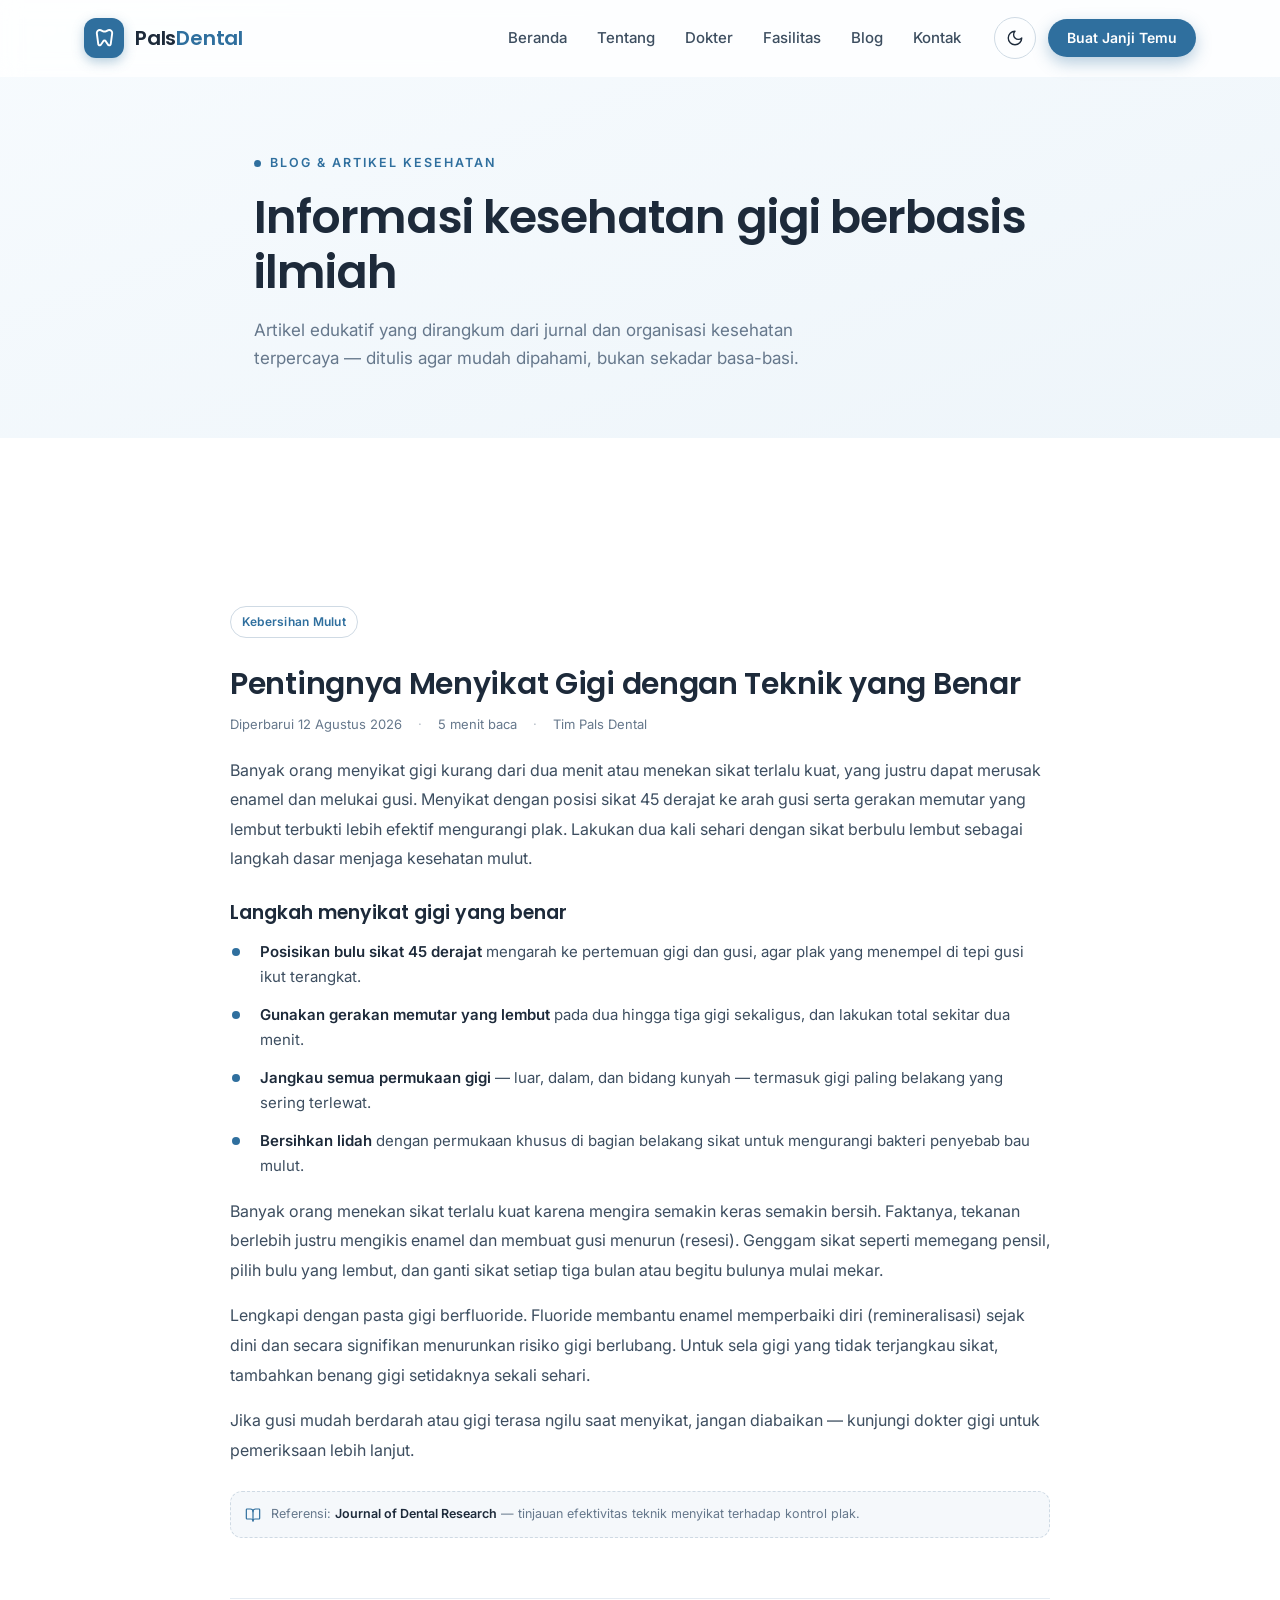
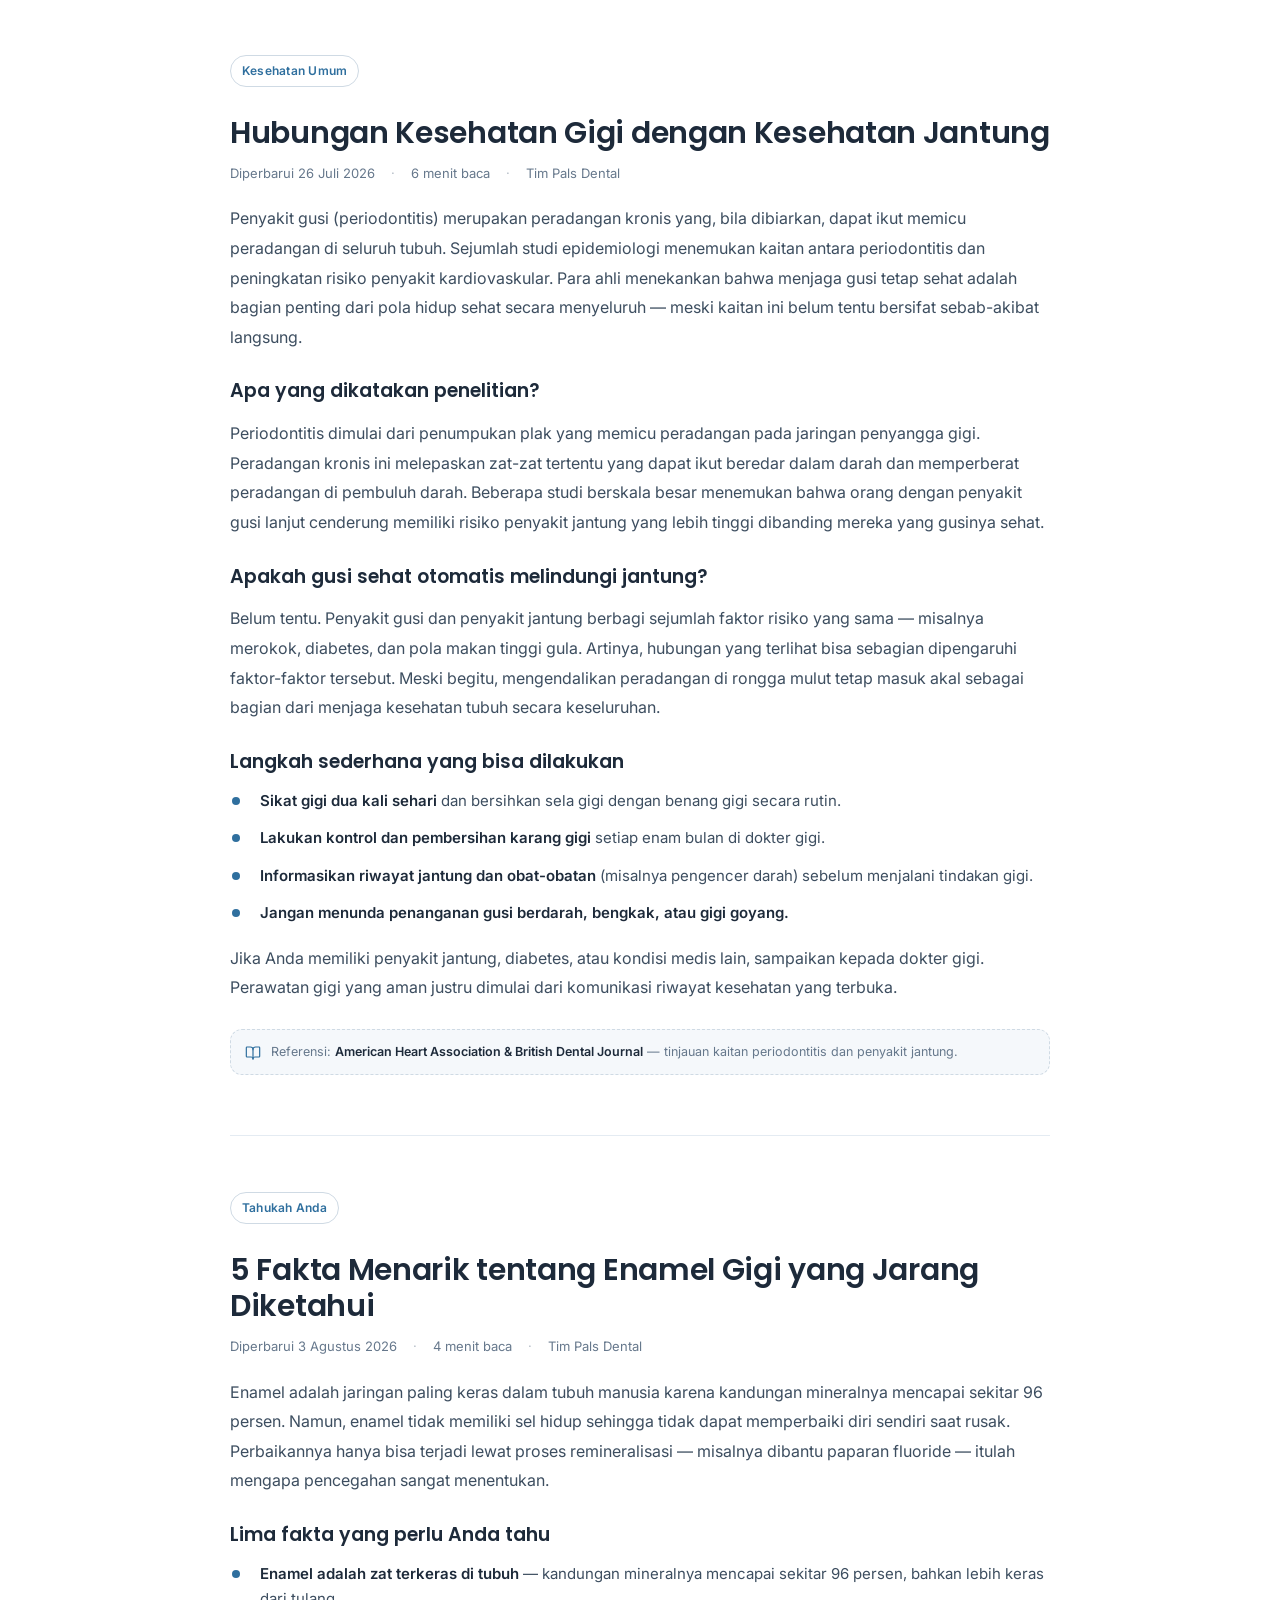
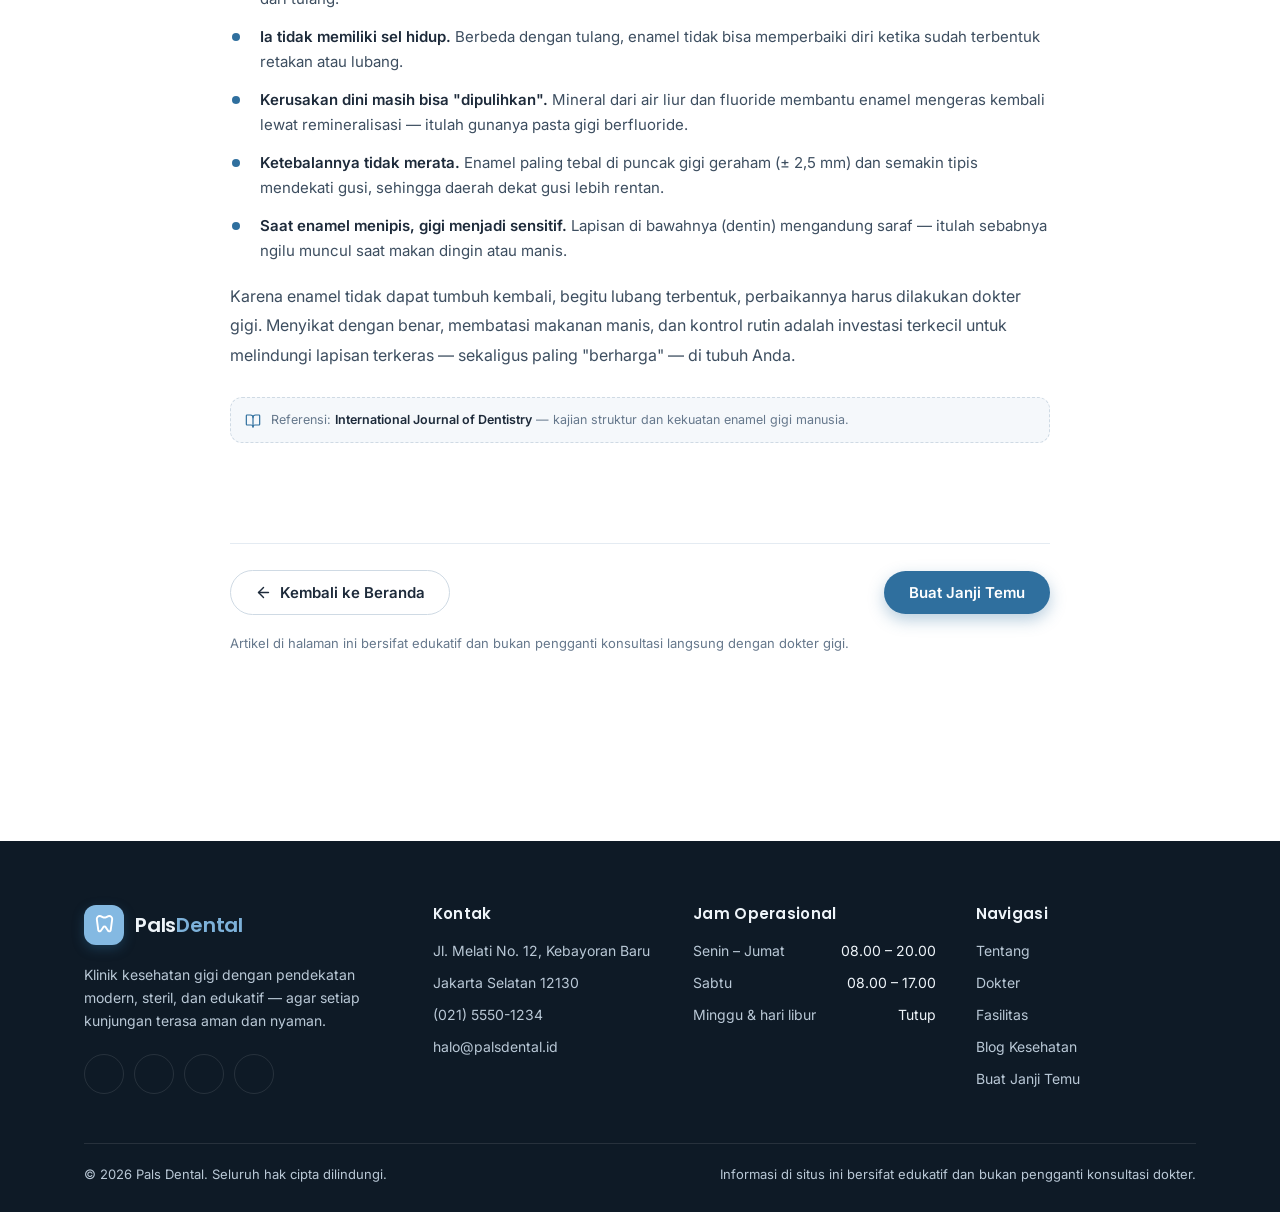
<file: ai/klinik/blog.html>
<!DOCTYPE html>
<html lang="id">
<head>
  <meta charset="UTF-8">
  <meta name="viewport" content="width=device-width, initial-scale=1.0">
  <title>Blog &amp; Artikel Kesehatan — Pals Dental</title>
  <meta name="description" content="Kumpulan artikel edukatif kesehatan gigi dari Pals Dental, dirangkum dari jurnal dan organisasi kesehatan terpercaya.">

  <!-- Google Fonts: Poppins (judul) & Inter (isi) -->
  <link rel="preconnect" href="https://fonts.googleapis.com">
  <link rel="preconnect" href="https://fonts.gstatic.com" crossorigin>
  <link href="https://fonts.googleapis.com/css2?family=Inter:wght@400;500;600&family=Poppins:wght@500;600;700&display=swap" rel="stylesheet">

  <link rel="icon" href="data:image/svg+xml,%3Csvg%20xmlns%3D%22http://www.w3.org/2000/svg%22%20viewBox%3D%220%20-960%20960%20960%22%3E%3Crect%20x%3D%220%22%20y%3D%22-960%22%20width%3D%22960%22%20height%3D%22960%22%20rx%3D%22205%22%20fill%3D%22%232f6f9e%22/%3E%3Cpath%20fill%3D%22%23ffffff%22%20d%3D%22M680-875q66%200%20113%2047t47%20113q0%2011-1.5%2029.5T834-643l-55%20403q-5%2038-34.5%2062T677-154q-23%200-42.5-10T602-192L495-348q-2-4-6.5-5.5T479-355q-4%200-16%209L359-195q-14%2020-34.5%2030.5T281-154q-38%200-67-24.5T180-241l-54-402q-3-24-4.5-42.5T120-715q0-66%2047-113t113-47q36%200%2057.5%209.5T379-845q20%2011%2042.5%2020.5T480-815q36%200%2058.5-9.5T581-845q20-11%2042-20.5t57-9.5Zm0%2080q-23%200-40.5%209.5T601-765q-21%2011-49%2020.5t-72%209.5q-44%200-72-9.5T359-765q-21-11-38.5-20.5T280-795q-33%200-56.5%2023.5T200-715q0%208%201%2023t4%2035l55%20405q1%208%207%2012.5t14%204.5q5%200%209-2t6-6l101-148q14-20%2036-32t47-12q25%200%2047%2012t36%2032l103%20151q2%203%205%204.5t7%201.5q8%200%2014.5-4.5T700-251l55-406q3-20%204-35t1-23q0-33-23.5-56.5T680-795ZM480-515Z%22/%3E%3C/svg%3E">
  <link rel="stylesheet" href="style.css">

  <!-- Bootstrap tema cepat agar tidak berkedip (light/dark) saat halaman dimuat -->
  <script>
    (function () {
      try {
        var saved = localStorage.getItem('palsdental-theme');
        if (saved) { document.documentElement.dataset.theme = saved; }
        else if (window.matchMedia && window.matchMedia('(prefers-color-scheme: dark)').matches) {
          document.documentElement.dataset.theme = 'dark';
        }
      } catch (e) {}
    })();
  </script>
</head>
<body>
  <a class="skip-link" href="#konten">Langsung ke konten</a>

  <!-- ============================= HEADER & NAVIGASI ============================= -->
  <header class="site-header" id="site-header">
    <div class="container nav-wrap">

      <a class="brand" href="index.html" aria-label="Pals Dental — Beranda">
        <span class="brand-mark" aria-hidden="true">
          <svg viewBox="0 -960 960 960" fill="currentColor">
            <path d="M680-875q66 0 113 47t47 113q0 11-1.5 29.5T834-643l-55 403q-5 38-34.5 62T677-154q-23 0-42.5-10T602-192L495-348q-2-4-6.5-5.5T479-355q-4 0-16 9L359-195q-14 20-34.5 30.5T281-154q-38 0-67-24.5T180-241l-54-402q-3-24-4.5-42.5T120-715q0-66 47-113t113-47q36 0 57.5 9.5T379-845q20 11 42.5 20.5T480-815q36 0 58.5-9.5T581-845q20-11 42-20.5t57-9.5Zm0 80q-23 0-40.5 9.5T601-765q-21 11-49 20.5t-72 9.5q-44 0-72-9.5T359-765q-21-11-38.5-20.5T280-795q-33 0-56.5 23.5T200-715q0 8 1 23t4 35l55 405q1 8 7 12.5t14 4.5q5 0 9-2t6-6l101-148q14-20 36-32t47-12q25 0 47 12t36 32l103 151q2 3 5 4.5t7 1.5q8 0 14.5-4.5T700-251l55-406q3-20 4-35t1-23q0-33-23.5-56.5T680-795ZM480-515Z"/>
          </svg>
        </span>
        <span class="brand-text">Pals<span>Dental</span></span>
      </a>

      <nav class="site-nav" id="site-nav" aria-label="Navigasi utama">
        <ul class="nav-list">
          <li><a class="nav-link" href="index.html#beranda">Beranda</a></li>
          <li><a class="nav-link" href="index.html#tentang">Tentang</a></li>
          <li><a class="nav-link" href="index.html#dokter">Dokter</a></li>
          <li><a class="nav-link" href="index.html#fasilitas">Fasilitas</a></li>
          <li><a class="nav-link" href="blog.html" aria-current="page">Blog</a></li>
          <li><a class="nav-link" href="index.html#kontak">Kontak</a></li>
        </ul>
      </nav>

      <div class="header-actions">
        <button class="theme-toggle" id="theme-toggle" type="button" aria-label="Ubah mode terang/gelap">
          <svg class="icon-moon" viewBox="0 0 24 24" fill="none" stroke="currentColor" stroke-width="1.8" stroke-linecap="round" stroke-linejoin="round" aria-hidden="true"><path d="M12 3a6 6 0 0 0 9 9 9 9 0 1 1-9-9Z"/></svg>
          <svg class="icon-sun" viewBox="0 0 24 24" fill="none" stroke="currentColor" stroke-width="1.8" stroke-linecap="round" stroke-linejoin="round" aria-hidden="true"><circle cx="12" cy="12" r="4"/><path d="M12 2v2M12 20v2M4.93 4.93l1.41 1.41M17.66 17.66l1.41 1.41M2 12h2M20 12h2M6.34 17.66l-1.41 1.41M19.07 4.93l-1.41 1.41"/></svg>
        </button>
        <a class="btn btn-primary btn-sm cta-btn" href="index.html#kontak">Buat Janji Temu</a>
        <button class="nav-toggle" id="nav-toggle" type="button" aria-label="Buka menu navigasi" aria-expanded="false" aria-controls="site-nav">
          <svg class="icon-menu" viewBox="0 0 24 24" fill="none" stroke="currentColor" stroke-width="1.9" stroke-linecap="round" aria-hidden="true"><path d="M4 7h16M4 12h16M4 17h16"/></svg>
          <svg class="icon-close" viewBox="0 0 24 24" fill="none" stroke="currentColor" stroke-width="1.9" stroke-linecap="round" aria-hidden="true"><path d="M6 6l12 12M18 6L6 18"/></svg>
        </button>
      </div>

    </div>
  </header>

  <main id="konten">
    <!-- ============================= HERO BLOG ============================= -->
    <section class="blog-hero">
      <div class="container blog-hero-inner">
        <p class="eyebrow"><span class="eyebrow-dot" aria-hidden="true"></span>Blog &amp; Artikel Kesehatan</p>
        <h1 class="blog-hero-title">Informasi kesehatan gigi berbasis ilmiah</h1>
        <p class="blog-hero-sub">Artikel edukatif yang dirangkum dari jurnal dan organisasi kesehatan terpercaya — ditulis agar mudah dipahami, bukan sekadar basa-basi.</p>
      </div>
    </section>

    <!-- ============================= DAFTAR ARTIKEL ============================= -->
    <section class="section">
      <div class="container blog-articles">

        <!-- Artikel 1 -->
        <article class="blog-article" id="menyikat-gigi">
          <header class="art-head">
            <span class="chip chip-outline">Kebersihan Mulut</span>
            <h2 class="art-title">Pentingnya Menyikat Gigi dengan Teknik yang Benar</h2>
            <p class="art-meta"><span>Diperbarui 12 Agustus 2026</span><span class="meta-sep">·</span><span>5 menit baca</span><span class="meta-sep">·</span><span>Tim Pals Dental</span></p>
          </header>

          <div class="art-body">
            <p>Banyak orang menyikat gigi kurang dari dua menit atau menekan sikat terlalu kuat, yang justru dapat merusak enamel dan melukai gusi. Menyikat dengan posisi sikat 45 derajat ke arah gusi serta gerakan memutar yang lembut terbukti lebih efektif mengurangi plak. Lakukan dua kali sehari dengan sikat berbulu lembut sebagai langkah dasar menjaga kesehatan mulut.</p>

            <h3 class="art-sub">Langkah menyikat gigi yang benar</h3>
            <ul class="art-list">
              <li><strong>Posisikan bulu sikat 45 derajat</strong> mengarah ke pertemuan gigi dan gusi, agar plak yang menempel di tepi gusi ikut terangkat.</li>
              <li><strong>Gunakan gerakan memutar yang lembut</strong> pada dua hingga tiga gigi sekaligus, dan lakukan total sekitar dua menit.</li>
              <li><strong>Jangkau semua permukaan gigi</strong> — luar, dalam, dan bidang kunyah — termasuk gigi paling belakang yang sering terlewat.</li>
              <li><strong>Bersihkan lidah</strong> dengan permukaan khusus di bagian belakang sikat untuk mengurangi bakteri penyebab bau mulut.</li>
            </ul>

            <p>Banyak orang menekan sikat terlalu kuat karena mengira semakin keras semakin bersih. Faktanya, tekanan berlebih justru mengikis enamel dan membuat gusi menurun (resesi). Genggam sikat seperti memegang pensil, pilih bulu yang lembut, dan ganti sikat setiap tiga bulan atau begitu bulunya mulai mekar.</p>

            <p>Lengkapi dengan pasta gigi berfluoride. Fluoride membantu enamel memperbaiki diri (remineralisasi) sejak dini dan secara signifikan menurunkan risiko gigi berlubang. Untuk sela gigi yang tidak terjangkau sikat, tambahkan benang gigi setidaknya sekali sehari.</p>

            <p>Jika gusi mudah berdarah atau gigi terasa ngilu saat menyikat, jangan diabaikan — kunjungi dokter gigi untuk pemeriksaan lebih lanjut.</p>
          </div>

          <div class="blog-ref">
            <svg viewBox="0 0 24 24" fill="none" stroke="currentColor" stroke-width="1.8" stroke-linecap="round" stroke-linejoin="round" aria-hidden="true"><path d="M12 7v14"/><path d="M3 18a1 1 0 0 1-1-1V4a1 1 0 0 1 1-1h5a4 4 0 0 1 4 4 4 4 0 0 1 4-4h5a1 1 0 0 1 1 1v13a1 1 0 0 1-1 1h-6a3 3 0 0 0-3 3 3 3 0 0 0-3-3z"/></svg>
            <span>Referensi: <strong>Journal of Dental Research</strong> — tinjauan efektivitas teknik menyikat terhadap kontrol plak.</span>
          </div>
        </article>

        <!-- Artikel 2 -->
        <article class="blog-article" id="gigi-jantung">
          <header class="art-head">
            <span class="chip chip-outline">Kesehatan Umum</span>
            <h2 class="art-title">Hubungan Kesehatan Gigi dengan Kesehatan Jantung</h2>
            <p class="art-meta"><span>Diperbarui 26 Juli 2026</span><span class="meta-sep">·</span><span>6 menit baca</span><span class="meta-sep">·</span><span>Tim Pals Dental</span></p>
          </header>

          <div class="art-body">
            <p>Penyakit gusi (periodontitis) merupakan peradangan kronis yang, bila dibiarkan, dapat ikut memicu peradangan di seluruh tubuh. Sejumlah studi epidemiologi menemukan kaitan antara periodontitis dan peningkatan risiko penyakit kardiovaskular. Para ahli menekankan bahwa menjaga gusi tetap sehat adalah bagian penting dari pola hidup sehat secara menyeluruh — meski kaitan ini belum tentu bersifat sebab-akibat langsung.</p>

            <h3 class="art-sub">Apa yang dikatakan penelitian?</h3>
            <p>Periodontitis dimulai dari penumpukan plak yang memicu peradangan pada jaringan penyangga gigi. Peradangan kronis ini melepaskan zat-zat tertentu yang dapat ikut beredar dalam darah dan memperberat peradangan di pembuluh darah. Beberapa studi berskala besar menemukan bahwa orang dengan penyakit gusi lanjut cenderung memiliki risiko penyakit jantung yang lebih tinggi dibanding mereka yang gusinya sehat.</p>

            <h3 class="art-sub">Apakah gusi sehat otomatis melindungi jantung?</h3>
            <p>Belum tentu. Penyakit gusi dan penyakit jantung berbagi sejumlah faktor risiko yang sama — misalnya merokok, diabetes, dan pola makan tinggi gula. Artinya, hubungan yang terlihat bisa sebagian dipengaruhi faktor-faktor tersebut. Meski begitu, mengendalikan peradangan di rongga mulut tetap masuk akal sebagai bagian dari menjaga kesehatan tubuh secara keseluruhan.</p>

            <h3 class="art-sub">Langkah sederhana yang bisa dilakukan</h3>
            <ul class="art-list">
              <li><strong>Sikat gigi dua kali sehari</strong> dan bersihkan sela gigi dengan benang gigi secara rutin.</li>
              <li><strong>Lakukan kontrol dan pembersihan karang gigi</strong> setiap enam bulan di dokter gigi.</li>
              <li><strong>Informasikan riwayat jantung dan obat-obatan</strong> (misalnya pengencer darah) sebelum menjalani tindakan gigi.</li>
              <li><strong>Jangan menunda penanganan gusi berdarah, bengkak, atau gigi goyang.</strong></li>
            </ul>

            <p>Jika Anda memiliki penyakit jantung, diabetes, atau kondisi medis lain, sampaikan kepada dokter gigi. Perawatan gigi yang aman justru dimulai dari komunikasi riwayat kesehatan yang terbuka.</p>
          </div>

          <div class="blog-ref">
            <svg viewBox="0 0 24 24" fill="none" stroke="currentColor" stroke-width="1.8" stroke-linecap="round" stroke-linejoin="round" aria-hidden="true"><path d="M12 7v14"/><path d="M3 18a1 1 0 0 1-1-1V4a1 1 0 0 1 1-1h5a4 4 0 0 1 4 4 4 4 0 0 1 4-4h5a1 1 0 0 1 1 1v13a1 1 0 0 1-1 1h-6a3 3 0 0 0-3 3 3 3 0 0 0-3-3z"/></svg>
            <span>Referensi: <strong>American Heart Association &amp; British Dental Journal</strong> — tinjauan kaitan periodontitis dan penyakit jantung.</span>
          </div>
        </article>

        <!-- Artikel 3 -->
        <article class="blog-article" id="fakta-enamel">
          <header class="art-head">
            <span class="chip chip-outline">Tahukah Anda</span>
            <h2 class="art-title">5 Fakta Menarik tentang Enamel Gigi yang Jarang Diketahui</h2>
            <p class="art-meta"><span>Diperbarui 3 Agustus 2026</span><span class="meta-sep">·</span><span>4 menit baca</span><span class="meta-sep">·</span><span>Tim Pals Dental</span></p>
          </header>

          <div class="art-body">
            <p>Enamel adalah jaringan paling keras dalam tubuh manusia karena kandungan mineralnya mencapai sekitar 96 persen. Namun, enamel tidak memiliki sel hidup sehingga tidak dapat memperbaiki diri sendiri saat rusak. Perbaikannya hanya bisa terjadi lewat proses remineralisasi — misalnya dibantu paparan fluoride — itulah mengapa pencegahan sangat menentukan.</p>

            <h3 class="art-sub">Lima fakta yang perlu Anda tahu</h3>
            <ul class="art-list">
              <li><strong>Enamel adalah zat terkeras di tubuh</strong> — kandungan mineralnya mencapai sekitar 96 persen, bahkan lebih keras dari tulang.</li>
              <li><strong>Ia tidak memiliki sel hidup.</strong> Berbeda dengan tulang, enamel tidak bisa memperbaiki diri ketika sudah terbentuk retakan atau lubang.</li>
              <li><strong>Kerusakan dini masih bisa "dipulihkan".</strong> Mineral dari air liur dan fluoride membantu enamel mengeras kembali lewat remineralisasi — itulah gunanya pasta gigi berfluoride.</li>
              <li><strong>Ketebalannya tidak merata.</strong> Enamel paling tebal di puncak gigi geraham (± 2,5 mm) dan semakin tipis mendekati gusi, sehingga daerah dekat gusi lebih rentan.</li>
              <li><strong>Saat enamel menipis, gigi menjadi sensitif.</strong> Lapisan di bawahnya (dentin) mengandung saraf — itulah sebabnya ngilu muncul saat makan dingin atau manis.</li>
            </ul>

            <p>Karena enamel tidak dapat tumbuh kembali, begitu lubang terbentuk, perbaikannya harus dilakukan dokter gigi. Menyikat dengan benar, membatasi makanan manis, dan kontrol rutin adalah investasi terkecil untuk melindungi lapisan terkeras — sekaligus paling "berharga" — di tubuh Anda.</p>
          </div>

          <div class="blog-ref">
            <svg viewBox="0 0 24 24" fill="none" stroke="currentColor" stroke-width="1.8" stroke-linecap="round" stroke-linejoin="round" aria-hidden="true"><path d="M12 7v14"/><path d="M3 18a1 1 0 0 1-1-1V4a1 1 0 0 1 1-1h5a4 4 0 0 1 4 4 4 4 0 0 1 4-4h5a1 1 0 0 1 1 1v13a1 1 0 0 1-1 1h-6a3 3 0 0 0-3 3 3 3 0 0 0-3-3z"/></svg>
            <span>Referensi: <strong>International Journal of Dentistry</strong> — kajian struktur dan kekuatan enamel gigi manusia.</span>
          </div>
        </article>

      </div>

      <!-- ============================= NAVIGASI BAWAH ARTIKEL ============================= -->
      <div class="blog-foot">
        <div class="blog-foot-nav">
          <a class="btn btn-ghost" href="index.html#beranda">
            <svg viewBox="0 0 24 24" fill="none" stroke="currentColor" stroke-width="2" stroke-linecap="round" stroke-linejoin="round" aria-hidden="true"><path d="M19 12H5"/><path d="m12 19-7-7 7-7"/></svg>
            Kembali ke Beranda
          </a>
          <a class="btn btn-primary" href="index.html#kontak">Buat Janji Temu</a>
        </div>
        <p class="blog-foot-note">Artikel di halaman ini bersifat edukatif dan bukan pengganti konsultasi langsung dengan dokter gigi.</p>
      </div>
    </section>
  </main>

  <!-- ============================= FOOTER ============================= -->
  <footer class="site-footer">
    <div class="container">
      <div class="footer-grid">
        <div class="footer-brand">
          <a class="brand brand-footer" href="index.html">
            <span class="brand-mark" aria-hidden="true">
              <svg viewBox="0 -960 960 960" fill="currentColor">
                <path d="M680-875q66 0 113 47t47 113q0 11-1.5 29.5T834-643l-55 403q-5 38-34.5 62T677-154q-23 0-42.5-10T602-192L495-348q-2-4-6.5-5.5T479-355q-4 0-16 9L359-195q-14 20-34.5 30.5T281-154q-38 0-67-24.5T180-241l-54-402q-3-24-4.5-42.5T120-715q0-66 47-113t113-47q36 0 57.5 9.5T379-845q20 11 42.5 20.5T480-815q36 0 58.5-9.5T581-845q20-11 42-20.5t57-9.5Zm0 80q-23 0-40.5 9.5T601-765q-21 11-49 20.5t-72 9.5q-44 0-72-9.5T359-765q-21-11-38.5-20.5T280-795q-33 0-56.5 23.5T200-715q0 8 1 23t4 35l55 405q1 8 7 12.5t14 4.5q5 0 9-2t6-6l101-148q14-20 36-32t47-12q25 0 47 12t36 32l103 151q2 3 5 4.5t7 1.5q8 0 14.5-4.5T700-251l55-406q3-20 4-35t1-23q0-33-23.5-56.5T680-795ZM480-515Z"/>
              </svg>
            </span>
            <span class="brand-text">Pals<span>Dental</span></span>
          </a>
          <p class="footer-about">Klinik kesehatan gigi dengan pendekatan modern, steril, dan edukatif — agar setiap kunjungan terasa aman dan nyaman.</p>
          <div class="socials" aria-label="Media sosial">
            <a href="#" aria-label="Instagram"><svg viewBox="0 -960 960 960" fill="currentColor"><rect width="20" height="20" x="2" y="2" rx="5"/><path d="M16 11.37A4 4 0 1 1 12.63 8 4 4 0 0 1 16 11.37z"/><line x1="17.5" x2="17.51" y1="6.5" y2="6.5"/></svg></a>
            <a href="#" aria-label="Facebook"><svg viewBox="0 -960 960 960" fill="currentColor"><path d="M18 2h-3a5 5 0 0 0-5 5v3H7v4h3v8h4v-8h3l1-4h-4V7a1 1 0 0 1 1-1h3z"/></svg></a>
            <a href="#" aria-label="YouTube"><svg viewBox="0 -960 960 960" fill="currentColor"><path d="M2.5 17a24.12 24.12 0 0 1 0-10 2 2 0 0 1 1.4-1.4 49.56 49.56 0 0 1 16.2 0A2 2 0 0 1 21.5 7a24.12 24.12 0 0 1 0 10 2 2 0 0 1-1.4 1.4 49.55 49.55 0 0 1-16.2 0A2 2 0 0 1 2.5 17"/><path d="m10 15 5-3-5-3z"/></svg></a>
            <a href="#" aria-label="X (Twitter)"><svg viewBox="0 -960 960 960" fill="currentColor"><path d="m4 4 16 16M20 4 4 20"/></svg></a>
          </div>
        </div>

        <div class="footer-col">
          <h4>Kontak</h4>
          <ul class="footer-links">
            <li>Jl. Melati No. 12, Kebayoran Baru</li>
            <li>Jakarta Selatan 12130</li>
            <li><a href="tel:+622155501234">(021) 5550-1234</a></li>
            <li><a href="mailto:halo@palsdental.id">halo@palsdental.id</a></li>
          </ul>
        </div>

        <div class="footer-col">
          <h4>Jam Operasional</h4>
          <ul class="footer-hours">
            <li><span>Senin – Jumat</span><span>08.00 – 20.00</span></li>
            <li><span>Sabtu</span><span>08.00 – 17.00</span></li>
            <li><span>Minggu &amp; hari libur</span><span>Tutup</span></li>
          </ul>
        </div>

        <div class="footer-col">
          <h4>Navigasi</h4>
          <ul class="footer-links">
            <li><a href="index.html#tentang">Tentang</a></li>
            <li><a href="index.html#dokter">Dokter</a></li>
            <li><a href="index.html#fasilitas">Fasilitas</a></li>
            <li><a href="blog.html">Blog Kesehatan</a></li>
            <li><a href="index.html#kontak">Buat Janji Temu</a></li>
          </ul>
        </div>
      </div>

      <div class="footer-bottom">
        <p>© <span id="year">2026</span> Pals Dental. Seluruh hak cipta dilindungi.</p>
        <p>Informasi di situs ini bersifat edukatif dan bukan pengganti konsultasi dokter.</p>
      </div>
    </div>
  </footer>

  <script src="script.js"></script>
</body>
</html>
</file>
<file: css/vendor/icomoon/style.css>
@font-face {
  font-family: 'icomoon';
  src:  url('fonts/icomoon.eot?10si43');
  src:  url('fonts/icomoon.eot?10si43#iefix') format('embedded-opentype'),
    url('fonts/icomoon.ttf?10si43') format('truetype'),
    url('fonts/icomoon.woff?10si43') format('woff'),
    url('fonts/icomoon.svg?10si43#icomoon') format('svg');
  font-weight: normal;
  font-style: normal;
}

[class^="icon-"], [class*=" icon-"] {
  /* use !important to prevent issues with browser extensions that change fonts */
  font-family: 'icomoon' !important;
  speak: none;
  font-style: normal;
  font-weight: normal;
  font-variant: normal;
  text-transform: none;
  line-height: 1;

  /* Better Font Rendering =========== */
  -webkit-font-smoothing: antialiased;
  -moz-osx-font-smoothing: grayscale;
}

.icon-asterisk:before {
  content: "\f069";
}
.icon-plus:before {
  content: "\f067";
}
.icon-question:before {
  content: "\f128";
}
.icon-minus:before {
  content: "\f068";
}
.icon-glass:before {
  content: "\f000";
}
.icon-music:before {
  content: "\f001";
}
.icon-search:before {
  content: "\f002";
}
.icon-envelope-o:before {
  content: "\f003";
}
.icon-heart:before {
  content: "\f004";
}
.icon-star:before {
  content: "\f005";
}
.icon-star-o:before {
  content: "\f006";
}
.icon-user:before {
  content: "\f007";
}
.icon-film:before {
  content: "\f008";
}
.icon-th-large:before {
  content: "\f009";
}
.icon-th:before {
  content: "\f00a";
}
.icon-th-list:before {
  content: "\f00b";
}
.icon-check:before {
  content: "\f00c";
}
.icon-close:before {
  content: "\f00d";
}
.icon-remove:before {
  content: "\f00d";
}
.icon-times:before {
  content: "\f00d";
}
.icon-search-plus:before {
  content: "\f00e";
}
.icon-search-minus:before {
  content: "\f010";
}
.icon-power-off:before {
  content: "\f011";
}
.icon-signal:before {
  content: "\f012";
}
.icon-cog:before {
  content: "\f013";
}
.icon-gear:before {
  content: "\f013";
}
.icon-trash-o:before {
  content: "\f014";
}
.icon-home:before {
  content: "\f015";
}
.icon-file-o:before {
  content: "\f016";
}
.icon-clock-o:before {
  content: "\f017";
}
.icon-road:before {
  content: "\f018";
}
.icon-download:before {
  content: "\f019";
}
.icon-arrow-circle-o-down:before {
  content: "\f01a";
}
.icon-arrow-circle-o-up:before {
  content: "\f01b";
}
.icon-inbox:before {
  content: "\f01c";
}
.icon-play-circle-o:before {
  content: "\f01d";
}
.icon-repeat:before {
  content: "\f01e";
}
.icon-rotate-right:before {
  content: "\f01e";
}
.icon-refresh:before {
  content: "\f021";
}
.icon-list-alt:before {
  content: "\f022";
}
.icon-lock:before {
  content: "\f023";
}
.icon-flag:before {
  content: "\f024";
}
.icon-headphones:before {
  content: "\f025";
}
.icon-volume-off:before {
  content: "\f026";
}
.icon-volume-down:before {
  content: "\f027";
}
.icon-volume-up:before {
  content: "\f028";
}
.icon-qrcode:before {
  content: "\f029";
}
.icon-barcode:before {
  content: "\f02a";
}
.icon-tag:before {
  content: "\f02b";
}
.icon-tags:before {
  content: "\f02c";
}
.icon-book:before {
  content: "\f02d";
}
.icon-bookmark:before {
  content: "\f02e";
}
.icon-print:before {
  content: "\f02f";
}
.icon-camera:before {
  content: "\f030";
}
.icon-font:before {
  content: "\f031";
}
.icon-bold:before {
  content: "\f032";
}
.icon-italic:before {
  content: "\f033";
}
.icon-text-height:before {
  content: "\f034";
}
.icon-text-width:before {
  content: "\f035";
}
.icon-align-left:before {
  content: "\f036";
}
.icon-align-center:before {
  content: "\f037";
}
.icon-align-right:before {
  content: "\f038";
}
.icon-align-justify:before {
  content: "\f039";
}
.icon-list:before {
  content: "\f03a";
}
.icon-dedent:before {
  content: "\f03b";
}
.icon-outdent:before {
  content: "\f03b";
}
.icon-indent:before {
  content: "\f03c";
}
.icon-video-camera:before {
  content: "\f03d";
}
.icon-image:before {
  content: "\f03e";
}
.icon-photo:before {
  content: "\f03e";
}
.icon-picture-o:before {
  content: "\f03e";
}
.icon-pencil:before {
  content: "\f040";
}
.icon-map-marker:before {
  content: "\f041";
}
.icon-adjust:before {
  content: "\f042";
}
.icon-tint:before {
  content: "\f043";
}
.icon-edit:before {
  content: "\f044";
}
.icon-pencil-square-o:before {
  content: "\f044";
}
.icon-share-square-o:before {
  content: "\f045";
}
.icon-check-square-o:before {
  content: "\f046";
}
.icon-arrows:before {
  content: "\f047";
}
.icon-step-backward:before {
  content: "\f048";
}
.icon-fast-backward:before {
  content: "\f049";
}
.icon-backward:before {
  content: "\f04a";
}
.icon-play:before {
  content: "\f04b";
}
.icon-pause:before {
  content: "\f04c";
}
.icon-stop:before {
  content: "\f04d";
}
.icon-forward:before {
  content: "\f04e";
}
.icon-fast-forward:before {
  content: "\f050";
}
.icon-step-forward:before {
  content: "\f051";
}
.icon-eject:before {
  content: "\f052";
}
.icon-chevron-left:before {
  content: "\f053";
}
.icon-chevron-right:before {
  content: "\f054";
}
.icon-plus-circle:before {
  content: "\f055";
}
.icon-minus-circle:before {
  content: "\f056";
}
.icon-times-circle:before {
  content: "\f057";
}
.icon-check-circle:before {
  content: "\f058";
}
.icon-question-circle:before {
  content: "\f059";
}
.icon-info-circle:before {
  content: "\f05a";
}
.icon-crosshairs:before {
  content: "\f05b";
}
.icon-times-circle-o:before {
  content: "\f05c";
}
.icon-check-circle-o:before {
  content: "\f05d";
}
.icon-ban:before {
  content: "\f05e";
}
.icon-arrow-left:before {
  content: "\f060";
}
.icon-arrow-right:before {
  content: "\f061";
}
.icon-arrow-up:before {
  content: "\f062";
}
.icon-arrow-down:before {
  content: "\f063";
}
.icon-mail-forward:before {
  content: "\f064";
}
.icon-share:before {
  content: "\f064";
}
.icon-expand:before {
  content: "\f065";
}
.icon-compress:before {
  content: "\f066";
}
.icon-exclamation-circle:before {
  content: "\f06a";
}
.icon-gift:before {
  content: "\f06b";
}
.icon-leaf:before {
  content: "\f06c";
}
.icon-fire:before {
  content: "\f06d";
}
.icon-eye:before {
  content: "\f06e";
}
.icon-eye-slash:before {
  content: "\f070";
}
.icon-exclamation-triangle:before {
  content: "\f071";
}
.icon-warning:before {
  content: "\f071";
}
.icon-plane:before {
  content: "\f072";
}
.icon-calendar:before {
  content: "\f073";
}
.icon-random:before {
  content: "\f074";
}
.icon-comment:before {
  content: "\f075";
}
.icon-magnet:before {
  content: "\f076";
}
.icon-chevron-up:before {
  content: "\f077";
}
.icon-chevron-down:before {
  content: "\f078";
}
.icon-retweet:before {
  content: "\f079";
}
.icon-shopping-cart:before {
  content: "\f07a";
}
.icon-folder:before {
  content: "\f07b";
}
.icon-folder-open:before {
  content: "\f07c";
}
.icon-arrows-v:before {
  content: "\f07d";
}
.icon-arrows-h:before {
  content: "\f07e";
}
.icon-bar-chart:before {
  content: "\f080";
}
.icon-bar-chart-o:before {
  content: "\f080";
}
.icon-twitter-square:before {
  content: "\f081";
}
.icon-facebook-square:before {
  content: "\f082";
}
.icon-camera-retro:before {
  content: "\f083";
}
.icon-key:before {
  content: "\f084";
}
.icon-cogs:before {
  content: "\f085";
}
.icon-gears:before {
  content: "\f085";
}
.icon-comments:before {
  content: "\f086";
}
.icon-thumbs-o-up:before {
  content: "\f087";
}
.icon-thumbs-o-down:before {
  content: "\f088";
}
.icon-star-half:before {
  content: "\f089";
}
.icon-heart-o:before {
  content: "\f08a";
}
.icon-sign-out:before {
  content: "\f08b";
}
.icon-linkedin-square:before {
  content: "\f08c";
}
.icon-thumb-tack:before {
  content: "\f08d";
}
.icon-external-link:before {
  content: "\f08e";
}
.icon-sign-in:before {
  content: "\f090";
}
.icon-trophy:before {
  content: "\f091";
}
.icon-github-square:before {
  content: "\f092";
}
.icon-upload:before {
  content: "\f093";
}
.icon-lemon-o:before {
  content: "\f094";
}
.icon-phone:before {
  content: "\f095";
}
.icon-square-o:before {
  content: "\f096";
}
.icon-bookmark-o:before {
  content: "\f097";
}
.icon-phone-square:before {
  content: "\f098";
}
.icon-twitter:before {
  content: "\f099";
}
.icon-facebook:before {
  content: "\f09a";
}
.icon-facebook-f:before {
  content: "\f09a";
}
.icon-github:before {
  content: "\f09b";
}
.icon-unlock:before {
  content: "\f09c";
}
.icon-credit-card:before {
  content: "\f09d";
}
.icon-feed:before {
  content: "\f09e";
}
.icon-rss:before {
  content: "\f09e";
}
.icon-hdd-o:before {
  content: "\f0a0";
}
.icon-bullhorn:before {
  content: "\f0a1";
}
.icon-bell-o:before {
  content: "\f0a2";
}
.icon-certificate:before {
  content: "\f0a3";
}
.icon-hand-o-right:before {
  content: "\f0a4";
}
.icon-hand-o-left:before {
  content: "\f0a5";
}
.icon-hand-o-up:before {
  content: "\f0a6";
}
.icon-hand-o-down:before {
  content: "\f0a7";
}
.icon-arrow-circle-left:before {
  content: "\f0a8";
}
.icon-arrow-circle-right:before {
  content: "\f0a9";
}
.icon-arrow-circle-up:before {
  content: "\f0aa";
}
.icon-arrow-circle-down:before {
  content: "\f0ab";
}
.icon-globe:before {
  content: "\f0ac";
}
.icon-wrench:before {
  content: "\f0ad";
}
.icon-tasks:before {
  content: "\f0ae";
}
.icon-filter:before {
  content: "\f0b0";
}
.icon-briefcase:before {
  content: "\f0b1";
}
.icon-arrows-alt:before {
  content: "\f0b2";
}
.icon-group:before {
  content: "\f0c0";
}
.icon-users:before {
  content: "\f0c0";
}
.icon-chain:before {
  content: "\f0c1";
}
.icon-link:before {
  content: "\f0c1";
}
.icon-cloud:before {
  content: "\f0c2";
}
.icon-flask:before {
  content: "\f0c3";
}
.icon-cut:before {
  content: "\f0c4";
}
.icon-scissors:before {
  content: "\f0c4";
}
.icon-copy:before {
  content: "\f0c5";
}
.icon-files-o:before {
  content: "\f0c5";
}
.icon-paperclip:before {
  content: "\f0c6";
}
.icon-floppy-o:before {
  content: "\f0c7";
}
.icon-save:before {
  content: "\f0c7";
}
.icon-square:before {
  content: "\f0c8";
}
.icon-bars:before {
  content: "\f0c9";
}
.icon-navicon:before {
  content: "\f0c9";
}
.icon-reorder:before {
  content: "\f0c9";
}
.icon-list-ul:before {
  content: "\f0ca";
}
.icon-list-ol:before {
  content: "\f0cb";
}
.icon-strikethrough:before {
  content: "\f0cc";
}
.icon-underline:before {
  content: "\f0cd";
}
.icon-table:before {
  content: "\f0ce";
}
.icon-magic:before {
  content: "\f0d0";
}
.icon-truck:before {
  content: "\f0d1";
}
.icon-pinterest:before {
  content: "\f0d2";
}
.icon-pinterest-square:before {
  content: "\f0d3";
}
.icon-google-plus-square:before {
  content: "\f0d4";
}
.icon-google-plus:before {
  content: "\f0d5";
}
.icon-money:before {
  content: "\f0d6";
}
.icon-caret-down:before {
  content: "\f0d7";
}
.icon-caret-up:before {
  content: "\f0d8";
}
.icon-caret-left:before {
  content: "\f0d9";
}
.icon-caret-right:before {
  content: "\f0da";
}
.icon-columns:before {
  content: "\f0db";
}
.icon-sort:before {
  content: "\f0dc";
}
.icon-unsorted:before {
  content: "\f0dc";
}
.icon-sort-desc:before {
  content: "\f0dd";
}
.icon-sort-down:before {
  content: "\f0dd";
}
.icon-sort-asc:before {
  content: "\f0de";
}
.icon-sort-up:before {
  content: "\f0de";
}
.icon-envelope:before {
  content: "\f0e0";
}
.icon-linkedin:before {
  content: "\f0e1";
}
.icon-rotate-left:before {
  content: "\f0e2";
}
.icon-undo:before {
  content: "\f0e2";
}
.icon-gavel:before {
  content: "\f0e3";
}
.icon-legal:before {
  content: "\f0e3";
}
.icon-dashboard:before {
  content: "\f0e4";
}
.icon-tachometer:before {
  content: "\f0e4";
}
.icon-comment-o:before {
  content: "\f0e5";
}
.icon-comments-o:before {
  content: "\f0e6";
}
.icon-bolt:before {
  content: "\f0e7";
}
.icon-flash:before {
  content: "\f0e7";
}
.icon-sitemap:before {
  content: "\f0e8";
}
.icon-umbrella:before {
  content: "\f0e9";
}
.icon-clipboard:before {
  content: "\f0ea";
}
.icon-paste:before {
  content: "\f0ea";
}
.icon-lightbulb-o:before {
  content: "\f0eb";
}
.icon-exchange:before {
  content: "\f0ec";
}
.icon-cloud-download:before {
  content: "\f0ed";
}
.icon-cloud-upload:before {
  content: "\f0ee";
}
.icon-user-md:before {
  content: "\f0f0";
}
.icon-stethoscope:before {
  content: "\f0f1";
}
.icon-suitcase:before {
  content: "\f0f2";
}
.icon-bell:before {
  content: "\f0f3";
}
.icon-coffee:before {
  content: "\f0f4";
}
.icon-cutlery:before {
  content: "\f0f5";
}
.icon-file-text-o:before {
  content: "\f0f6";
}
.icon-building-o:before {
  content: "\f0f7";
}
.icon-hospital-o:before {
  content: "\f0f8";
}
.icon-ambulance:before {
  content: "\f0f9";
}
.icon-medkit:before {
  content: "\f0fa";
}
.icon-fighter-jet:before {
  content: "\f0fb";
}
.icon-beer:before {
  content: "\f0fc";
}
.icon-h-square:before {
  content: "\f0fd";
}
.icon-plus-square:before {
  content: "\f0fe";
}
.icon-angle-double-left:before {
  content: "\f100";
}
.icon-angle-double-right:before {
  content: "\f101";
}
.icon-angle-double-up:before {
  content: "\f102";
}
.icon-angle-double-down:before {
  content: "\f103";
}
.icon-angle-left:before {
  content: "\f104";
}
.icon-angle-right:before {
  content: "\f105";
}
.icon-angle-up:before {
  content: "\f106";
}
.icon-angle-down:before {
  content: "\f107";
}
.icon-desktop:before {
  content: "\f108";
}
.icon-laptop:before {
  content: "\f109";
}
.icon-tablet:before {
  content: "\f10a";
}
.icon-mobile:before {
  content: "\f10b";
}
.icon-mobile-phone:before {
  content: "\f10b";
}
.icon-circle-o:before {
  content: "\f10c";
}
.icon-quote-left:before {
  content: "\f10d";
}
.icon-quote-right:before {
  content: "\f10e";
}
.icon-spinner:before {
  content: "\f110";
}
.icon-circle:before {
  content: "\f111";
}
.icon-mail-reply:before {
  content: "\f112";
}
.icon-reply:before {
  content: "\f112";
}
.icon-github-alt:before {
  content: "\f113";
}
.icon-folder-o:before {
  content: "\f114";
}
.icon-folder-open-o:before {
  content: "\f115";
}
.icon-smile-o:before {
  content: "\f118";
}
.icon-frown-o:before {
  content: "\f119";
}
.icon-meh-o:before {
  content: "\f11a";
}
.icon-gamepad:before {
  content: "\f11b";
}
.icon-keyboard-o:before {
  content: "\f11c";
}
.icon-flag-o:before {
  content: "\f11d";
}
.icon-flag-checkered:before {
  content: "\f11e";
}
.icon-terminal:before {
  content: "\f120";
}
.icon-code:before {
  content: "\f121";
}
.icon-mail-reply-all:before {
  content: "\f122";
}
.icon-reply-all:before {
  content: "\f122";
}
.icon-star-half-empty:before {
  content: "\f123";
}
.icon-star-half-full:before {
  content: "\f123";
}
.icon-star-half-o:before {
  content: "\f123";
}
.icon-location-arrow:before {
  content: "\f124";
}
.icon-crop:before {
  content: "\f125";
}
.icon-code-fork:before {
  content: "\f126";
}
.icon-chain-broken:before {
  content: "\f127";
}
.icon-unlink:before {
  content: "\f127";
}
.icon-info:before {
  content: "\f129";
}
.icon-exclamation:before {
  content: "\f12a";
}
.icon-superscript:before {
  content: "\f12b";
}
.icon-subscript:before {
  content: "\f12c";
}
.icon-eraser:before {
  content: "\f12d";
}
.icon-puzzle-piece:before {
  content: "\f12e";
}
.icon-microphone:before {
  content: "\f130";
}
.icon-microphone-slash:before {
  content: "\f131";
}
.icon-shield:before {
  content: "\f132";
}
.icon-calendar-o:before {
  content: "\f133";
}
.icon-fire-extinguisher:before {
  content: "\f134";
}
.icon-rocket:before {
  content: "\f135";
}
.icon-maxcdn:before {
  content: "\f136";
}
.icon-chevron-circle-left:before {
  content: "\f137";
}
.icon-chevron-circle-right:before {
  content: "\f138";
}
.icon-chevron-circle-up:before {
  content: "\f139";
}
.icon-chevron-circle-down:before {
  content: "\f13a";
}
.icon-html5:before {
  content: "\f13b";
}
.icon-css3:before {
  content: "\f13c";
}
.icon-anchor:before {
  content: "\f13d";
}
.icon-unlock-alt:before {
  content: "\f13e";
}
.icon-bullseye:before {
  content: "\f140";
}
.icon-ellipsis-h:before {
  content: "\f141";
}
.icon-ellipsis-v:before {
  content: "\f142";
}
.icon-rss-square:before {
  content: "\f143";
}
.icon-play-circle:before {
  content: "\f144";
}
.icon-ticket:before {
  content: "\f145";
}
.icon-minus-square:before {
  content: "\f146";
}
.icon-minus-square-o:before {
  content: "\f147";
}
.icon-level-up:before {
  content: "\f148";
}
.icon-level-down:before {
  content: "\f149";
}
.icon-check-square:before {
  content: "\f14a";
}
.icon-pencil-square:before {
  content: "\f14b";
}
.icon-external-link-square:before {
  content: "\f14c";
}
.icon-share-square:before {
  content: "\f14d";
}
.icon-compass:before {
  content: "\f14e";
}
.icon-caret-square-o-down:before {
  content: "\f150";
}
.icon-toggle-down:before {
  content: "\f150";
}
.icon-caret-square-o-up:before {
  content: "\f151";
}
.icon-toggle-up:before {
  content: "\f151";
}
.icon-caret-square-o-right:before {
  content: "\f152";
}
.icon-toggle-right:before {
  content: "\f152";
}
.icon-eur:before {
  content: "\f153";
}
.icon-euro:before {
  content: "\f153";
}
.icon-gbp:before {
  content: "\f154";
}
.icon-dollar:before {
  content: "\f155";
}
.icon-usd:before {
  content: "\f155";
}
.icon-inr:before {
  content: "\f156";
}
.icon-rupee:before {
  content: "\f156";
}
.icon-cny:before {
  content: "\f157";
}
.icon-jpy:before {
  content: "\f157";
}
.icon-rmb:before {
  content: "\f157";
}
.icon-yen:before {
  content: "\f157";
}
.icon-rouble:before {
  content: "\f158";
}
.icon-rub:before {
  content: "\f158";
}
.icon-ruble:before {
  content: "\f158";
}
.icon-krw:before {
  content: "\f159";
}
.icon-won:before {
  content: "\f159";
}
.icon-bitcoin:before {
  content: "\f15a";
}
.icon-btc:before {
  content: "\f15a";
}
.icon-file:before {
  content: "\f15b";
}
.icon-file-text:before {
  content: "\f15c";
}
.icon-sort-alpha-asc:before {
  content: "\f15d";
}
.icon-sort-alpha-desc:before {
  content: "\f15e";
}
.icon-sort-amount-asc:before {
  content: "\f160";
}
.icon-sort-amount-desc:before {
  content: "\f161";
}
.icon-sort-numeric-asc:before {
  content: "\f162";
}
.icon-sort-numeric-desc:before {
  content: "\f163";
}
.icon-thumbs-up:before {
  content: "\f164";
}
.icon-thumbs-down:before {
  content: "\f165";
}
.icon-youtube-square:before {
  content: "\f166";
}
.icon-youtube:before {
  content: "\f167";
}
.icon-xing:before {
  content: "\f168";
}
.icon-xing-square:before {
  content: "\f169";
}
.icon-youtube-play:before {
  content: "\f16a";
}
.icon-dropbox:before {
  content: "\f16b";
}
.icon-stack-overflow:before {
  content: "\f16c";
}
.icon-instagram:before {
  content: "\f16d";
}
.icon-flickr:before {
  content: "\f16e";
}
.icon-adn:before {
  content: "\f170";
}
.icon-bitbucket:before {
  content: "\f171";
}
.icon-bitbucket-square:before {
  content: "\f172";
}
.icon-tumblr:before {
  content: "\f173";
}
.icon-tumblr-square:before {
  content: "\f174";
}
.icon-long-arrow-down:before {
  content: "\f175";
}
.icon-long-arrow-up:before {
  content: "\f176";
}
.icon-long-arrow-left:before {
  content: "\f177";
}
.icon-long-arrow-right:before {
  content: "\f178";
}
.icon-apple:before {
  content: "\f179";
}
.icon-windows:before {
  content: "\f17a";
}
.icon-android:before {
  content: "\f17b";
}
.icon-linux:before {
  content: "\f17c";
}
.icon-dribbble:before {
  content: "\f17d";
}
.icon-skype:before {
  content: "\f17e";
}
.icon-foursquare:before {
  content: "\f180";
}
.icon-trello:before {
  content: "\f181";
}
.icon-female:before {
  content: "\f182";
}
.icon-male:before {
  content: "\f183";
}
.icon-gittip:before {
  content: "\f184";
}
.icon-gratipay:before {
  content: "\f184";
}
.icon-sun-o:before {
  content: "\f185";
}
.icon-moon-o:before {
  content: "\f186";
}
.icon-archive:before {
  content: "\f187";
}
.icon-bug:before {
  content: "\f188";
}
.icon-vk:before {
  content: "\f189";
}
.icon-weibo:before {
  content: "\f18a";
}
.icon-renren:before {
  content: "\f18b";
}
.icon-pagelines:before {
  content: "\f18c";
}
.icon-stack-exchange:before {
  content: "\f18d";
}
.icon-arrow-circle-o-right:before {
  content: "\f18e";
}
.icon-arrow-circle-o-left:before {
  content: "\f190";
}
.icon-caret-square-o-left:before {
  content: "\f191";
}
.icon-toggle-left:before {
  content: "\f191";
}
.icon-dot-circle-o:before {
  content: "\f192";
}
.icon-wheelchair:before {
  content: "\f193";
}
.icon-vimeo-square:before {
  content: "\f194";
}
.icon-try:before {
  content: "\f195";
}
.icon-turkish-lira:before {
  content: "\f195";
}
.icon-plus-square-o:before {
  content: "\f196";
}
.icon-space-shuttle:before {
  content: "\f197";
}
.icon-slack:before {
  content: "\f198";
}
.icon-envelope-square:before {
  content: "\f199";
}
.icon-wordpress:before {
  content: "\f19a";
}
.icon-openid:before {
  content: "\f19b";
}
.icon-bank:before {
  content: "\f19c";
}
.icon-institution:before {
  content: "\f19c";
}
.icon-university:before {
  content: "\f19c";
}
.icon-graduation-cap:before {
  content: "\f19d";
}
.icon-mortar-board:before {
  content: "\f19d";
}
.icon-yahoo:before {
  content: "\f19e";
}
.icon-google:before {
  content: "\f1a0";
}
.icon-reddit:before {
  content: "\f1a1";
}
.icon-reddit-square:before {
  content: "\f1a2";
}
.icon-stumbleupon-circle:before {
  content: "\f1a3";
}
.icon-stumbleupon:before {
  content: "\f1a4";
}
.icon-delicious:before {
  content: "\f1a5";
}
.icon-digg:before {
  content: "\f1a6";
}
.icon-pied-piper-pp:before {
  content: "\f1a7";
}
.icon-pied-piper-alt:before {
  content: "\f1a8";
}
.icon-drupal:before {
  content: "\f1a9";
}
.icon-joomla:before {
  content: "\f1aa";
}
.icon-language:before {
  content: "\f1ab";
}
.icon-fax:before {
  content: "\f1ac";
}
.icon-building:before {
  content: "\f1ad";
}
.icon-child:before {
  content: "\f1ae";
}
.icon-paw:before {
  content: "\f1b0";
}
.icon-spoon:before {
  content: "\f1b1";
}
.icon-cube:before {
  content: "\f1b2";
}
.icon-cubes:before {
  content: "\f1b3";
}
.icon-behance:before {
  content: "\f1b4";
}
.icon-behance-square:before {
  content: "\f1b5";
}
.icon-steam:before {
  content: "\f1b6";
}
.icon-steam-square:before {
  content: "\f1b7";
}
.icon-recycle:before {
  content: "\f1b8";
}
.icon-automobile:before {
  content: "\f1b9";
}
.icon-car:before {
  content: "\f1b9";
}
.icon-cab:before {
  content: "\f1ba";
}
.icon-taxi:before {
  content: "\f1ba";
}
.icon-tree:before {
  content: "\f1bb";
}
.icon-spotify:before {
  content: "\f1bc";
}
.icon-deviantart:before {
  content: "\f1bd";
}
.icon-soundcloud:before {
  content: "\f1be";
}
.icon-database:before {
  content: "\f1c0";
}
.icon-file-pdf-o:before {
  content: "\f1c1";
}
.icon-file-word-o:before {
  content: "\f1c2";
}
.icon-file-excel-o:before {
  content: "\f1c3";
}
.icon-file-powerpoint-o:before {
  content: "\f1c4";
}
.icon-file-image-o:before {
  content: "\f1c5";
}
.icon-file-photo-o:before {
  content: "\f1c5";
}
.icon-file-picture-o:before {
  content: "\f1c5";
}
.icon-file-archive-o:before {
  content: "\f1c6";
}
.icon-file-zip-o:before {
  content: "\f1c6";
}
.icon-file-audio-o:before {
  content: "\f1c7";
}
.icon-file-sound-o:before {
  content: "\f1c7";
}
.icon-file-movie-o:before {
  content: "\f1c8";
}
.icon-file-video-o:before {
  content: "\f1c8";
}
.icon-file-code-o:before {
  content: "\f1c9";
}
.icon-vine:before {
  content: "\f1ca";
}
.icon-codepen:before {
  content: "\f1cb";
}
.icon-jsfiddle:before {
  content: "\f1cc";
}
.icon-life-bouy:before {
  content: "\f1cd";
}
.icon-life-buoy:before {
  content: "\f1cd";
}
.icon-life-ring:before {
  content: "\f1cd";
}
.icon-life-saver:before {
  content: "\f1cd";
}
.icon-support:before {
  content: "\f1cd";
}
.icon-circle-o-notch:before {
  content: "\f1ce";
}
.icon-ra:before {
  content: "\f1d0";
}
.icon-rebel:before {
  content: "\f1d0";
}
.icon-resistance:before {
  content: "\f1d0";
}
.icon-empire:before {
  content: "\f1d1";
}
.icon-ge:before {
  content: "\f1d1";
}
.icon-git-square:before {
  content: "\f1d2";
}
.icon-git:before {
  content: "\f1d3";
}
.icon-hacker-news:before {
  content: "\f1d4";
}
.icon-y-combinator-square:before {
  content: "\f1d4";
}
.icon-yc-square:before {
  content: "\f1d4";
}
.icon-tencent-weibo:before {
  content: "\f1d5";
}
.icon-qq:before {
  content: "\f1d6";
}
.icon-wechat:before {
  content: "\f1d7";
}
.icon-weixin:before {
  content: "\f1d7";
}
.icon-paper-plane:before {
  content: "\f1d8";
}
.icon-send:before {
  content: "\f1d8";
}
.icon-paper-plane-o:before {
  content: "\f1d9";
}
.icon-send-o:before {
  content: "\f1d9";
}
.icon-history:before {
  content: "\f1da";
}
.icon-circle-thin:before {
  content: "\f1db";
}
.icon-header:before {
  content: "\f1dc";
}
.icon-paragraph:before {
  content: "\f1dd";
}
.icon-sliders:before {
  content: "\f1de";
}
.icon-share-alt:before {
  content: "\f1e0";
}
.icon-share-alt-square:before {
  content: "\f1e1";
}
.icon-bomb:before {
  content: "\f1e2";
}
.icon-futbol-o:before {
  content: "\f1e3";
}
.icon-soccer-ball-o:before {
  content: "\f1e3";
}
.icon-tty:before {
  content: "\f1e4";
}
.icon-binoculars:before {
  content: "\f1e5";
}
.icon-plug:before {
  content: "\f1e6";
}
.icon-slideshare:before {
  content: "\f1e7";
}
.icon-twitch:before {
  content: "\f1e8";
}
.icon-yelp:before {
  content: "\f1e9";
}
.icon-newspaper-o:before {
  content: "\f1ea";
}
.icon-wifi:before {
  content: "\f1eb";
}
.icon-calculator:before {
  content: "\f1ec";
}
.icon-paypal:before {
  content: "\f1ed";
}
.icon-google-wallet:before {
  content: "\f1ee";
}
.icon-cc-visa:before {
  content: "\f1f0";
}
.icon-cc-mastercard:before {
  content: "\f1f1";
}
.icon-cc-discover:before {
  content: "\f1f2";
}
.icon-cc-amex:before {
  content: "\f1f3";
}
.icon-cc-paypal:before {
  content: "\f1f4";
}
.icon-cc-stripe:before {
  content: "\f1f5";
}
.icon-bell-slash:before {
  content: "\f1f6";
}
.icon-bell-slash-o:before {
  content: "\f1f7";
}
.icon-trash:before {
  content: "\f1f8";
}
.icon-copyright:before {
  content: "\f1f9";
}
.icon-at:before {
  content: "\f1fa";
}
.icon-eyedropper:before {
  content: "\f1fb";
}
.icon-paint-brush:before {
  content: "\f1fc";
}
.icon-birthday-cake:before {
  content: "\f1fd";
}
.icon-area-chart:before {
  content: "\f1fe";
}
.icon-pie-chart:before {
  content: "\f200";
}
.icon-line-chart:before {
  content: "\f201";
}
.icon-lastfm:before {
  content: "\f202";
}
.icon-lastfm-square:before {
  content: "\f203";
}
.icon-toggle-off:before {
  content: "\f204";
}
.icon-toggle-on:before {
  content: "\f205";
}
.icon-bicycle:before {
  content: "\f206";
}
.icon-bus:before {
  content: "\f207";
}
.icon-ioxhost:before {
  content: "\f208";
}
.icon-angellist:before {
  content: "\f209";
}
.icon-cc:before {
  content: "\f20a";
}
.icon-ils:before {
  content: "\f20b";
}
.icon-shekel:before {
  content: "\f20b";
}
.icon-sheqel:before {
  content: "\f20b";
}
.icon-meanpath:before {
  content: "\f20c";
}
.icon-buysellads:before {
  content: "\f20d";
}
.icon-connectdevelop:before {
  content: "\f20e";
}
.icon-dashcube:before {
  content: "\f210";
}
.icon-forumbee:before {
  content: "\f211";
}
.icon-leanpub:before {
  content: "\f212";
}
.icon-sellsy:before {
  content: "\f213";
}
.icon-shirtsinbulk:before {
  content: "\f214";
}
.icon-simplybuilt:before {
  content: "\f215";
}
.icon-skyatlas:before {
  content: "\f216";
}
.icon-cart-plus:before {
  content: "\f217";
}
.icon-cart-arrow-down:before {
  content: "\f218";
}
.icon-diamond:before {
  content: "\f219";
}
.icon-ship:before {
  content: "\f21a";
}
.icon-user-secret:before {
  content: "\f21b";
}
.icon-motorcycle:before {
  content: "\f21c";
}
.icon-street-view:before {
  content: "\f21d";
}
.icon-heartbeat:before {
  content: "\f21e";
}
.icon-venus:before {
  content: "\f221";
}
.icon-mars:before {
  content: "\f222";
}
.icon-mercury:before {
  content: "\f223";
}
.icon-intersex:before {
  content: "\f224";
}
.icon-transgender:before {
  content: "\f224";
}
.icon-transgender-alt:before {
  content: "\f225";
}
.icon-venus-double:before {
  content: "\f226";
}
.icon-mars-double:before {
  content: "\f227";
}
.icon-venus-mars:before {
  content: "\f228";
}
.icon-mars-stroke:before {
  content: "\f229";
}
.icon-mars-stroke-v:before {
  content: "\f22a";
}
.icon-mars-stroke-h:before {
  content: "\f22b";
}
.icon-neuter:before {
  content: "\f22c";
}
.icon-genderless:before {
  content: "\f22d";
}
.icon-facebook-official:before {
  content: "\f230";
}
.icon-pinterest-p:before {
  content: "\f231";
}
.icon-whatsapp:before {
  content: "\f232";
}
.icon-server:before {
  content: "\f233";
}
.icon-user-plus:before {
  content: "\f234";
}
.icon-user-times:before {
  content: "\f235";
}
.icon-bed:before {
  content: "\f236";
}
.icon-hotel:before {
  content: "\f236";
}
.icon-viacoin:before {
  content: "\f237";
}
.icon-train:before {
  content: "\f238";
}
.icon-subway:before {
  content: "\f239";
}
.icon-medium:before {
  content: "\f23a";
}
.icon-y-combinator:before {
  content: "\f23b";
}
.icon-yc:before {
  content: "\f23b";
}
.icon-optin-monster:before {
  content: "\f23c";
}
.icon-opencart:before {
  content: "\f23d";
}
.icon-expeditedssl:before {
  content: "\f23e";
}
.icon-battery:before {
  content: "\f240";
}
.icon-battery-4:before {
  content: "\f240";
}
.icon-battery-full:before {
  content: "\f240";
}
.icon-battery-3:before {
  content: "\f241";
}
.icon-battery-three-quarters:before {
  content: "\f241";
}
.icon-battery-2:before {
  content: "\f242";
}
.icon-battery-half:before {
  content: "\f242";
}
.icon-battery-1:before {
  content: "\f243";
}
.icon-battery-quarter:before {
  content: "\f243";
}
.icon-battery-0:before {
  content: "\f244";
}
.icon-battery-empty:before {
  content: "\f244";
}
.icon-mouse-pointer:before {
  content: "\f245";
}
.icon-i-cursor:before {
  content: "\f246";
}
.icon-object-group:before {
  content: "\f247";
}
.icon-object-ungroup:before {
  content: "\f248";
}
.icon-sticky-note:before {
  content: "\f249";
}
.icon-sticky-note-o:before {
  content: "\f24a";
}
.icon-cc-jcb:before {
  content: "\f24b";
}
.icon-cc-diners-club:before {
  content: "\f24c";
}
.icon-clone:before {
  content: "\f24d";
}
.icon-balance-scale:before {
  content: "\f24e";
}
.icon-hourglass-o:before {
  content: "\f250";
}
.icon-hourglass-1:before {
  content: "\f251";
}
.icon-hourglass-start:before {
  content: "\f251";
}
.icon-hourglass-2:before {
  content: "\f252";
}
.icon-hourglass-half:before {
  content: "\f252";
}
.icon-hourglass-3:before {
  content: "\f253";
}
.icon-hourglass-end:before {
  content: "\f253";
}
.icon-hourglass:before {
  content: "\f254";
}
.icon-hand-grab-o:before {
  content: "\f255";
}
.icon-hand-rock-o:before {
  content: "\f255";
}
.icon-hand-paper-o:before {
  content: "\f256";
}
.icon-hand-stop-o:before {
  content: "\f256";
}
.icon-hand-scissors-o:before {
  content: "\f257";
}
.icon-hand-lizard-o:before {
  content: "\f258";
}
.icon-hand-spock-o:before {
  content: "\f259";
}
.icon-hand-pointer-o:before {
  content: "\f25a";
}
.icon-hand-peace-o:before {
  content: "\f25b";
}
.icon-trademark:before {
  content: "\f25c";
}
.icon-registered:before {
  content: "\f25d";
}
.icon-creative-commons:before {
  content: "\f25e";
}
.icon-gg:before {
  content: "\f260";
}
.icon-gg-circle:before {
  content: "\f261";
}
.icon-tripadvisor:before {
  content: "\f262";
}
.icon-odnoklassniki:before {
  content: "\f263";
}
.icon-odnoklassniki-square:before {
  content: "\f264";
}
.icon-get-pocket:before {
  content: "\f265";
}
.icon-wikipedia-w:before {
  content: "\f266";
}
.icon-safari:before {
  content: "\f267";
}
.icon-chrome:before {
  content: "\f268";
}
.icon-firefox:before {
  content: "\f269";
}
.icon-opera:before {
  content: "\f26a";
}
.icon-internet-explorer:before {
  content: "\f26b";
}
.icon-television:before {
  content: "\f26c";
}
.icon-tv:before {
  content: "\f26c";
}
.icon-contao:before {
  content: "\f26d";
}
.icon-500px:before {
  content: "\f26e";
}
.icon-amazon:before {
  content: "\f270";
}
.icon-calendar-plus-o:before {
  content: "\f271";
}
.icon-calendar-minus-o:before {
  content: "\f272";
}
.icon-calendar-times-o:before {
  content: "\f273";
}
.icon-calendar-check-o:before {
  content: "\f274";
}
.icon-industry:before {
  content: "\f275";
}
.icon-map-pin:before {
  content: "\f276";
}
.icon-map-signs:before {
  content: "\f277";
}
.icon-map-o:before {
  content: "\f278";
}
.icon-map:before {
  content: "\f279";
}
.icon-commenting:before {
  content: "\f27a";
}
.icon-commenting-o:before {
  content: "\f27b";
}
.icon-houzz:before {
  content: "\f27c";
}
.icon-vimeo:before {
  content: "\f27d";
}
.icon-black-tie:before {
  content: "\f27e";
}
.icon-fonticons:before {
  content: "\f280";
}
.icon-reddit-alien:before {
  content: "\f281";
}
.icon-edge:before {
  content: "\f282";
}
.icon-credit-card-alt:before {
  content: "\f283";
}
.icon-codiepie:before {
  content: "\f284";
}
.icon-modx:before {
  content: "\f285";
}
.icon-fort-awesome:before {
  content: "\f286";
}
.icon-usb:before {
  content: "\f287";
}
.icon-product-hunt:before {
  content: "\f288";
}
.icon-mixcloud:before {
  content: "\f289";
}
.icon-scribd:before {
  content: "\f28a";
}
.icon-pause-circle:before {
  content: "\f28b";
}
.icon-pause-circle-o:before {
  content: "\f28c";
}
.icon-stop-circle:before {
  content: "\f28d";
}
.icon-stop-circle-o:before {
  content: "\f28e";
}
.icon-shopping-bag:before {
  content: "\f290";
}
.icon-shopping-basket:before {
  content: "\f291";
}
.icon-hashtag:before {
  content: "\f292";
}
.icon-bluetooth:before {
  content: "\f293";
}
.icon-bluetooth-b:before {
  content: "\f294";
}
.icon-percent:before {
  content: "\f295";
}
.icon-gitlab:before {
  content: "\f296";
}
.icon-wpbeginner:before {
  content: "\f297";
}
.icon-wpforms:before {
  content: "\f298";
}
.icon-envira:before {
  content: "\f299";
}
.icon-universal-access:before {
  content: "\f29a";
}
.icon-wheelchair-alt:before {
  content: "\f29b";
}
.icon-question-circle-o:before {
  content: "\f29c";
}
.icon-blind:before {
  content: "\f29d";
}
.icon-audio-description:before {
  content: "\f29e";
}
.icon-volume-control-phone:before {
  content: "\f2a0";
}
.icon-braille:before {
  content: "\f2a1";
}
.icon-assistive-listening-systems:before {
  content: "\f2a2";
}
.icon-american-sign-language-interpreting:before {
  content: "\f2a3";
}
.icon-asl-interpreting:before {
  content: "\f2a3";
}
.icon-deaf:before {
  content: "\f2a4";
}
.icon-deafness:before {
  content: "\f2a4";
}
.icon-hard-of-hearing:before {
  content: "\f2a4";
}
.icon-glide:before {
  content: "\f2a5";
}
.icon-glide-g:before {
  content: "\f2a6";
}
.icon-sign-language:before {
  content: "\f2a7";
}
.icon-signing:before {
  content: "\f2a7";
}
.icon-low-vision:before {
  content: "\f2a8";
}
.icon-viadeo:before {
  content: "\f2a9";
}
.icon-viadeo-square:before {
  content: "\f2aa";
}
.icon-snapchat:before {
  content: "\f2ab";
}
.icon-snapchat-ghost:before {
  content: "\f2ac";
}
.icon-snapchat-square:before {
  content: "\f2ad";
}
.icon-pied-piper:before {
  content: "\f2ae";
}
.icon-first-order:before {
  content: "\f2b0";
}
.icon-yoast:before {
  content: "\f2b1";
}
.icon-themeisle:before {
  content: "\f2b2";
}
.icon-google-plus-circle:before {
  content: "\f2b3";
}
.icon-google-plus-official:before {
  content: "\f2b3";
}
.icon-fa:before {
  content: "\f2b4";
}
.icon-font-awesome:before {
  content: "\f2b4";
}
.icon-handshake-o:before {
  content: "\f2b5";
}
.icon-envelope-open:before {
  content: "\f2b6";
}
.icon-envelope-open-o:before {
  content: "\f2b7";
}
.icon-linode:before {
  content: "\f2b8";
}
.icon-address-book:before {
  content: "\f2b9";
}
.icon-address-book-o:before {
  content: "\f2ba";
}
.icon-address-card:before {
  content: "\f2bb";
}
.icon-vcard:before {
  content: "\f2bb";
}
.icon-address-card-o:before {
  content: "\f2bc";
}
.icon-vcard-o:before {
  content: "\f2bc";
}
.icon-user-circle:before {
  content: "\f2bd";
}
.icon-user-circle-o:before {
  content: "\f2be";
}
.icon-user-o:before {
  content: "\f2c0";
}
.icon-id-badge:before {
  content: "\f2c1";
}
.icon-drivers-license:before {
  content: "\f2c2";
}
.icon-id-card:before {
  content: "\f2c2";
}
.icon-drivers-license-o:before {
  content: "\f2c3";
}
.icon-id-card-o:before {
  content: "\f2c3";
}
.icon-quora:before {
  content: "\f2c4";
}
.icon-free-code-camp:before {
  content: "\f2c5";
}
.icon-telegram:before {
  content: "\f2c6";
}
.icon-thermometer:before {
  content: "\f2c7";
}
.icon-thermometer-4:before {
  content: "\f2c7";
}
.icon-thermometer-full:before {
  content: "\f2c7";
}
.icon-thermometer-3:before {
  content: "\f2c8";
}
.icon-thermometer-three-quarters:before {
  content: "\f2c8";
}
.icon-thermometer-2:before {
  content: "\f2c9";
}
.icon-thermometer-half:before {
  content: "\f2c9";
}
.icon-thermometer-1:before {
  content: "\f2ca";
}
.icon-thermometer-quarter:before {
  content: "\f2ca";
}
.icon-thermometer-0:before {
  content: "\f2cb";
}
.icon-thermometer-empty:before {
  content: "\f2cb";
}
.icon-shower:before {
  content: "\f2cc";
}
.icon-bath:before {
  content: "\f2cd";
}
.icon-bathtub:before {
  content: "\f2cd";
}
.icon-s15:before {
  content: "\f2cd";
}
.icon-podcast:before {
  content: "\f2ce";
}
.icon-window-maximize:before {
  content: "\f2d0";
}
.icon-window-minimize:before {
  content: "\f2d1";
}
.icon-window-restore:before {
  content: "\f2d2";
}
.icon-times-rectangle:before {
  content: "\f2d3";
}
.icon-window-close:before {
  content: "\f2d3";
}
.icon-times-rectangle-o:before {
  content: "\f2d4";
}
.icon-window-close-o:before {
  content: "\f2d4";
}
.icon-bandcamp:before {
  content: "\f2d5";
}
.icon-grav:before {
  content: "\f2d6";
}
.icon-etsy:before {
  content: "\f2d7";
}
.icon-imdb:before {
  content: "\f2d8";
}
.icon-ravelry:before {
  content: "\f2d9";
}
.icon-eercast:before {
  content: "\f2da";
}
.icon-microchip:before {
  content: "\f2db";
}
.icon-snowflake-o:before {
  content: "\f2dc";
}
.icon-superpowers:before {
  content: "\f2dd";
}
.icon-wpexplorer:before {
  content: "\f2de";
}
.icon-meetup:before {
  content: "\f2e0";
}
.icon-3d_rotation:before {
  content: "\e84d";
}
.icon-ac_unit:before {
  content: "\eb3b";
}
.icon-alarm:before {
  content: "\e855";
}
.icon-access_alarms:before {
  content: "\e191";
}
.icon-schedule:before {
  content: "\e8b5";
}
.icon-accessibility:before {
  content: "\e84e";
}
.icon-accessible:before {
  content: "\e914";
}
.icon-account_balance:before {
  content: "\e84f";
}
.icon-account_balance_wallet:before {
  content: "\e850";
}
.icon-account_box:before {
  content: "\e851";
}
.icon-account_circle:before {
  content: "\e853";
}
.icon-adb:before {
  content: "\e60e";
}
.icon-add:before {
  content: "\e145";
}
.icon-add_a_photo:before {
  content: "\e439";
}
.icon-alarm_add:before {
  content: "\e856";
}
.icon-add_alert:before {
  content: "\e003";
}
.icon-add_box:before {
  content: "\e146";
}
.icon-add_circle:before {
  content: "\e147";
}
.icon-control_point:before {
  content: "\e3ba";
}
.icon-add_location:before {
  content: "\e567";
}
.icon-add_shopping_cart:before {
  content: "\e854";
}
.icon-queue:before {
  content: "\e03c";
}
.icon-add_to_queue:before {
  content: "\e05c";
}
.icon-adjust2:before {
  content: "\e39e";
}
.icon-airline_seat_flat:before {
  content: "\e630";
}
.icon-airline_seat_flat_angled:before {
  content: "\e631";
}
.icon-airline_seat_individual_suite:before {
  content: "\e632";
}
.icon-airline_seat_legroom_extra:before {
  content: "\e633";
}
.icon-airline_seat_legroom_normal:before {
  content: "\e634";
}
.icon-airline_seat_legroom_reduced:before {
  content: "\e635";
}
.icon-airline_seat_recline_extra:before {
  content: "\e636";
}
.icon-airline_seat_recline_normal:before {
  content: "\e637";
}
.icon-flight:before {
  content: "\e539";
}
.icon-airplanemode_inactive:before {
  content: "\e194";
}
.icon-airplay:before {
  content: "\e055";
}
.icon-airport_shuttle:before {
  content: "\eb3c";
}
.icon-alarm_off:before {
  content: "\e857";
}
.icon-alarm_on:before {
  content: "\e858";
}
.icon-album:before {
  content: "\e019";
}
.icon-all_inclusive:before {
  content: "\eb3d";
}
.icon-all_out:before {
  content: "\e90b";
}
.icon-android2:before {
  content: "\e859";
}
.icon-announcement:before {
  content: "\e85a";
}
.icon-apps:before {
  content: "\e5c3";
}
.icon-archive2:before {
  content: "\e149";
}
.icon-arrow_back:before {
  content: "\e5c4";
}
.icon-arrow_downward:before {
  content: "\e5db";
}
.icon-arrow_drop_down:before {
  content: "\e5c5";
}
.icon-arrow_drop_down_circle:before {
  content: "\e5c6";
}
.icon-arrow_drop_up:before {
  content: "\e5c7";
}
.icon-arrow_forward:before {
  content: "\e5c8";
}
.icon-arrow_upward:before {
  content: "\e5d8";
}
.icon-art_track:before {
  content: "\e060";
}
.icon-aspect_ratio:before {
  content: "\e85b";
}
.icon-poll:before {
  content: "\e801";
}
.icon-assignment:before {
  content: "\e85d";
}
.icon-assignment_ind:before {
  content: "\e85e";
}
.icon-assignment_late:before {
  content: "\e85f";
}
.icon-assignment_return:before {
  content: "\e860";
}
.icon-assignment_returned:before {
  content: "\e861";
}
.icon-assignment_turned_in:before {
  content: "\e862";
}
.icon-assistant:before {
  content: "\e39f";
}
.icon-flag2:before {
  content: "\e153";
}
.icon-attach_file:before {
  content: "\e226";
}
.icon-attach_money:before {
  content: "\e227";
}
.icon-attachment:before {
  content: "\e2bc";
}
.icon-audiotrack:before {
  content: "\e3a1";
}
.icon-autorenew:before {
  content: "\e863";
}
.icon-av_timer:before {
  content: "\e01b";
}
.icon-backspace:before {
  content: "\e14a";
}
.icon-cloud_upload:before {
  content: "\e2c3";
}
.icon-battery_alert:before {
  content: "\e19c";
}
.icon-battery_charging_full:before {
  content: "\e1a3";
}
.icon-battery_std:before {
  content: "\e1a5";
}
.icon-battery_unknown:before {
  content: "\e1a6";
}
.icon-beach_access:before {
  content: "\eb3e";
}
.icon-beenhere:before {
  content: "\e52d";
}
.icon-block:before {
  content: "\e14b";
}
.icon-bluetooth2:before {
  content: "\e1a7";
}
.icon-bluetooth_searching:before {
  content: "\e1aa";
}
.icon-bluetooth_connected:before {
  content: "\e1a8";
}
.icon-bluetooth_disabled:before {
  content: "\e1a9";
}
.icon-blur_circular:before {
  content: "\e3a2";
}
.icon-blur_linear:before {
  content: "\e3a3";
}
.icon-blur_off:before {
  content: "\e3a4";
}
.icon-blur_on:before {
  content: "\e3a5";
}
.icon-class:before {
  content: "\e86e";
}
.icon-turned_in:before {
  content: "\e8e6";
}
.icon-turned_in_not:before {
  content: "\e8e7";
}
.icon-border_all:before {
  content: "\e228";
}
.icon-border_bottom:before {
  content: "\e229";
}
.icon-border_clear:before {
  content: "\e22a";
}
.icon-border_color:before {
  content: "\e22b";
}
.icon-border_horizontal:before {
  content: "\e22c";
}
.icon-border_inner:before {
  content: "\e22d";
}
.icon-border_left:before {
  content: "\e22e";
}
.icon-border_outer:before {
  content: "\e22f";
}
.icon-border_right:before {
  content: "\e230";
}
.icon-border_style:before {
  content: "\e231";
}
.icon-border_top:before {
  content: "\e232";
}
.icon-border_vertical:before {
  content: "\e233";
}
.icon-branding_watermark:before {
  content: "\e06b";
}
.icon-brightness_1:before {
  content: "\e3a6";
}
.icon-brightness_2:before {
  content: "\e3a7";
}
.icon-brightness_3:before {
  content: "\e3a8";
}
.icon-brightness_4:before {
  content: "\e3a9";
}
.icon-brightness_low:before {
  content: "\e1ad";
}
.icon-brightness_medium:before {
  content: "\e1ae";
}
.icon-brightness_high:before {
  content: "\e1ac";
}
.icon-brightness_auto:before {
  content: "\e1ab";
}
.icon-broken_image:before {
  content: "\e3ad";
}
.icon-brush:before {
  content: "\e3ae";
}
.icon-bubble_chart:before {
  content: "\e6dd";
}
.icon-bug_report:before {
  content: "\e868";
}
.icon-build:before {
  content: "\e869";
}
.icon-burst_mode:before {
  content: "\e43c";
}
.icon-domain:before {
  content: "\e7ee";
}
.icon-business_center:before {
  content: "\eb3f";
}
.icon-cached:before {
  content: "\e86a";
}
.icon-cake:before {
  content: "\e7e9";
}
.icon-phone2:before {
  content: "\e0cd";
}
.icon-call_end:before {
  content: "\e0b1";
}
.icon-call_made:before {
  content: "\e0b2";
}
.icon-merge_type:before {
  content: "\e252";
}
.icon-call_missed:before {
  content: "\e0b4";
}
.icon-call_missed_outgoing:before {
  content: "\e0e4";
}
.icon-call_received:before {
  content: "\e0b5";
}
.icon-call_split:before {
  content: "\e0b6";
}
.icon-call_to_action:before {
  content: "\e06c";
}
.icon-camera2:before {
  content: "\e3af";
}
.icon-photo_camera:before {
  content: "\e412";
}
.icon-camera_enhance:before {
  content: "\e8fc";
}
.icon-camera_front:before {
  content: "\e3b1";
}
.icon-camera_rear:before {
  content: "\e3b2";
}
.icon-camera_roll:before {
  content: "\e3b3";
}
.icon-cancel:before {
  content: "\e5c9";
}
.icon-redeem:before {
  content: "\e8b1";
}
.icon-card_membership:before {
  content: "\e8f7";
}
.icon-card_travel:before {
  content: "\e8f8";
}
.icon-casino:before {
  content: "\eb40";
}
.icon-cast:before {
  content: "\e307";
}
.icon-cast_connected:before {
  content: "\e308";
}
.icon-center_focus_strong:before {
  content: "\e3b4";
}
.icon-center_focus_weak:before {
  content: "\e3b5";
}
.icon-change_history:before {
  content: "\e86b";
}
.icon-chat:before {
  content: "\e0b7";
}
.icon-chat_bubble:before {
  content: "\e0ca";
}
.icon-chat_bubble_outline:before {
  content: "\e0cb";
}
.icon-check2:before {
  content: "\e5ca";
}
.icon-check_box:before {
  content: "\e834";
}
.icon-check_box_outline_blank:before {
  content: "\e835";
}
.icon-check_circle:before {
  content: "\e86c";
}
.icon-navigate_before:before {
  content: "\e408";
}
.icon-navigate_next:before {
  content: "\e409";
}
.icon-child_care:before {
  content: "\eb41";
}
.icon-child_friendly:before {
  content: "\eb42";
}
.icon-chrome_reader_mode:before {
  content: "\e86d";
}
.icon-close2:before {
  content: "\e5cd";
}
.icon-clear_all:before {
  content: "\e0b8";
}
.icon-closed_caption:before {
  content: "\e01c";
}
.icon-wb_cloudy:before {
  content: "\e42d";
}
.icon-cloud_circle:before {
  content: "\e2be";
}
.icon-cloud_done:before {
  content: "\e2bf";
}
.icon-cloud_download:before {
  content: "\e2c0";
}
.icon-cloud_off:before {
  content: "\e2c1";
}
.icon-cloud_queue:before {
  content: "\e2c2";
}
.icon-code2:before {
  content: "\e86f";
}
.icon-photo_library:before {
  content: "\e413";
}
.icon-collections_bookmark:before {
  content: "\e431";
}
.icon-palette:before {
  content: "\e40a";
}
.icon-colorize:before {
  content: "\e3b8";
}
.icon-comment2:before {
  content: "\e0b9";
}
.icon-compare:before {
  content: "\e3b9";
}
.icon-compare_arrows:before {
  content: "\e915";
}
.icon-laptop2:before {
  content: "\e31e";
}
.icon-confirmation_number:before {
  content: "\e638";
}
.icon-contact_mail:before {
  content: "\e0d0";
}
.icon-contact_phone:before {
  content: "\e0cf";
}
.icon-contacts:before {
  content: "\e0ba";
}
.icon-content_copy:before {
  content: "\e14d";
}
.icon-content_cut:before {
  content: "\e14e";
}
.icon-content_paste:before {
  content: "\e14f";
}
.icon-control_point_duplicate:before {
  content: "\e3bb";
}
.icon-copyright2:before {
  content: "\e90c";
}
.icon-mode_edit:before {
  content: "\e254";
}
.icon-create_new_folder:before {
  content: "\e2cc";
}
.icon-payment:before {
  content: "\e8a1";
}
.icon-crop2:before {
  content: "\e3be";
}
.icon-crop_16_9:before {
  content: "\e3bc";
}
.icon-crop_3_2:before {
  content: "\e3bd";
}
.icon-crop_landscape:before {
  content: "\e3c3";
}
.icon-crop_7_5:before {
  content: "\e3c0";
}
.icon-crop_din:before {
  content: "\e3c1";
}
.icon-crop_free:before {
  content: "\e3c2";
}
.icon-crop_original:before {
  content: "\e3c4";
}
.icon-crop_portrait:before {
  content: "\e3c5";
}
.icon-crop_rotate:before {
  content: "\e437";
}
.icon-crop_square:before {
  content: "\e3c6";
}
.icon-dashboard2:before {
  content: "\e871";
}
.icon-data_usage:before {
  content: "\e1af";
}
.icon-date_range:before {
  content: "\e916";
}
.icon-dehaze:before {
  content: "\e3c7";
}
.icon-delete:before {
  content: "\e872";
}
.icon-delete_forever:before {
  content: "\e92b";
}
.icon-delete_sweep:before {
  content: "\e16c";
}
.icon-description:before {
  content: "\e873";
}
.icon-desktop_mac:before {
  content: "\e30b";
}
.icon-desktop_windows:before {
  content: "\e30c";
}
.icon-details:before {
  content: "\e3c8";
}
.icon-developer_board:before {
  content: "\e30d";
}
.icon-developer_mode:before {
  content: "\e1b0";
}
.icon-device_hub:before {
  content: "\e335";
}
.icon-phonelink:before {
  content: "\e326";
}
.icon-devices_other:before {
  content: "\e337";
}
.icon-dialer_sip:before {
  content: "\e0bb";
}
.icon-dialpad:before {
  content: "\e0bc";
}
.icon-directions:before {
  content: "\e52e";
}
.icon-directions_bike:before {
  content: "\e52f";
}
.icon-directions_boat:before {
  content: "\e532";
}
.icon-directions_bus:before {
  content: "\e530";
}
.icon-directions_car:before {
  content: "\e531";
}
.icon-directions_railway:before {
  content: "\e534";
}
.icon-directions_run:before {
  content: "\e566";
}
.icon-directions_transit:before {
  content: "\e535";
}
.icon-directions_walk:before {
  content: "\e536";
}
.icon-disc_full:before {
  content: "\e610";
}
.icon-dns:before {
  content: "\e875";
}
.icon-not_interested:before {
  content: "\e033";
}
.icon-do_not_disturb_alt:before {
  content: "\e611";
}
.icon-do_not_disturb_off:before {
  content: "\e643";
}
.icon-remove_circle:before {
  content: "\e15c";
}
.icon-dock:before {
  content: "\e30e";
}
.icon-done:before {
  content: "\e876";
}
.icon-done_all:before {
  content: "\e877";
}
.icon-donut_large:before {
  content: "\e917";
}
.icon-donut_small:before {
  content: "\e918";
}
.icon-drafts:before {
  content: "\e151";
}
.icon-drag_handle:before {
  content: "\e25d";
}
.icon-time_to_leave:before {
  content: "\e62c";
}
.icon-dvr:before {
  content: "\e1b2";
}
.icon-edit_location:before {
  content: "\e568";
}
.icon-eject2:before {
  content: "\e8fb";
}
.icon-markunread:before {
  content: "\e159";
}
.icon-enhanced_encryption:before {
  content: "\e63f";
}
.icon-equalizer:before {
  content: "\e01d";
}
.icon-error:before {
  content: "\e000";
}
.icon-error_outline:before {
  content: "\e001";
}
.icon-euro_symbol:before {
  content: "\e926";
}
.icon-ev_station:before {
  content: "\e56d";
}
.icon-insert_invitation:before {
  content: "\e24f";
}
.icon-event_available:before {
  content: "\e614";
}
.icon-event_busy:before {
  content: "\e615";
}
.icon-event_note:before {
  content: "\e616";
}
.icon-event_seat:before {
  content: "\e903";
}
.icon-exit_to_app:before {
  content: "\e879";
}
.icon-expand_less:before {
  content: "\e5ce";
}
.icon-expand_more:before {
  content: "\e5cf";
}
.icon-explicit:before {
  content: "\e01e";
}
.icon-explore:before {
  content: "\e87a";
}
.icon-exposure:before {
  content: "\e3ca";
}
.icon-exposure_neg_1:before {
  content: "\e3cb";
}
.icon-exposure_neg_2:before {
  content: "\e3cc";
}
.icon-exposure_plus_1:before {
  content: "\e3cd";
}
.icon-exposure_plus_2:before {
  content: "\e3ce";
}
.icon-exposure_zero:before {
  content: "\e3cf";
}
.icon-extension:before {
  content: "\e87b";
}
.icon-face:before {
  content: "\e87c";
}
.icon-fast_forward:before {
  content: "\e01f";
}
.icon-fast_rewind:before {
  content: "\e020";
}
.icon-favorite:before {
  content: "\e87d";
}
.icon-favorite_border:before {
  content: "\e87e";
}
.icon-featured_play_list:before {
  content: "\e06d";
}
.icon-featured_video:before {
  content: "\e06e";
}
.icon-sms_failed:before {
  content: "\e626";
}
.icon-fiber_dvr:before {
  content: "\e05d";
}
.icon-fiber_manual_record:before {
  content: "\e061";
}
.icon-fiber_new:before {
  content: "\e05e";
}
.icon-fiber_pin:before {
  content: "\e06a";
}
.icon-fiber_smart_record:before {
  content: "\e062";
}
.icon-get_app:before {
  content: "\e884";
}
.icon-file_upload:before {
  content: "\e2c6";
}
.icon-filter2:before {
  content: "\e3d3";
}
.icon-filter_1:before {
  content: "\e3d0";
}
.icon-filter_2:before {
  content: "\e3d1";
}
.icon-filter_3:before {
  content: "\e3d2";
}
.icon-filter_4:before {
  content: "\e3d4";
}
.icon-filter_5:before {
  content: "\e3d5";
}
.icon-filter_6:before {
  content: "\e3d6";
}
.icon-filter_7:before {
  content: "\e3d7";
}
.icon-filter_8:before {
  content: "\e3d8";
}
.icon-filter_9:before {
  content: "\e3d9";
}
.icon-filter_9_plus:before {
  content: "\e3da";
}
.icon-filter_b_and_w:before {
  content: "\e3db";
}
.icon-filter_center_focus:before {
  content: "\e3dc";
}
.icon-filter_drama:before {
  content: "\e3dd";
}
.icon-filter_frames:before {
  content: "\e3de";
}
.icon-terrain:before {
  content: "\e564";
}
.icon-filter_list:before {
  content: "\e152";
}
.icon-filter_none:before {
  content: "\e3e0";
}
.icon-filter_tilt_shift:before {
  content: "\e3e2";
}
.icon-filter_vintage:before {
  content: "\e3e3";
}
.icon-find_in_page:before {
  content: "\e880";
}
.icon-find_replace:before {
  content: "\e881";
}
.icon-fingerprint:before {
  content: "\e90d";
}
.icon-first_page:before {
  content: "\e5dc";
}
.icon-fitness_center:before {
  content: "\eb43";
}
.icon-flare:before {
  content: "\e3e4";
}
.icon-flash_auto:before {
  content: "\e3e5";
}
.icon-flash_off:before {
  content: "\e3e6";
}
.icon-flash_on:before {
  content: "\e3e7";
}
.icon-flight_land:before {
  content: "\e904";
}
.icon-flight_takeoff:before {
  content: "\e905";
}
.icon-flip:before {
  content: "\e3e8";
}
.icon-flip_to_back:before {
  content: "\e882";
}
.icon-flip_to_front:before {
  content: "\e883";
}
.icon-folder2:before {
  content: "\e2c7";
}
.icon-folder_open:before {
  content: "\e2c8";
}
.icon-folder_shared:before {
  content: "\e2c9";
}
.icon-folder_special:before {
  content: "\e617";
}
.icon-font_download:before {
  content: "\e167";
}
.icon-format_align_center:before {
  content: "\e234";
}
.icon-format_align_justify:before {
  content: "\e235";
}
.icon-format_align_left:before {
  content: "\e236";
}
.icon-format_align_right:before {
  content: "\e237";
}
.icon-format_bold:before {
  content: "\e238";
}
.icon-format_clear:before {
  content: "\e239";
}
.icon-format_color_fill:before {
  content: "\e23a";
}
.icon-format_color_reset:before {
  content: "\e23b";
}
.icon-format_color_text:before {
  content: "\e23c";
}
.icon-format_indent_decrease:before {
  content: "\e23d";
}
.icon-format_indent_increase:before {
  content: "\e23e";
}
.icon-format_italic:before {
  content: "\e23f";
}
.icon-format_line_spacing:before {
  content: "\e240";
}
.icon-format_list_bulleted:before {
  content: "\e241";
}
.icon-format_list_numbered:before {
  content: "\e242";
}
.icon-format_paint:before {
  content: "\e243";
}
.icon-format_quote:before {
  content: "\e244";
}
.icon-format_shapes:before {
  content: "\e25e";
}
.icon-format_size:before {
  content: "\e245";
}
.icon-format_strikethrough:before {
  content: "\e246";
}
.icon-format_textdirection_l_to_r:before {
  content: "\e247";
}
.icon-format_textdirection_r_to_l:before {
  content: "\e248";
}
.icon-format_underlined:before {
  content: "\e249";
}
.icon-question_answer:before {
  content: "\e8af";
}
.icon-forward2:before {
  content: "\e154";
}
.icon-forward_10:before {
  content: "\e056";
}
.icon-forward_30:before {
  content: "\e057";
}
.icon-forward_5:before {
  content: "\e058";
}
.icon-free_breakfast:before {
  content: "\eb44";
}
.icon-fullscreen:before {
  content: "\e5d0";
}
.icon-fullscreen_exit:before {
  content: "\e5d1";
}
.icon-functions:before {
  content: "\e24a";
}
.icon-g_translate:before {
  content: "\e927";
}
.icon-games:before {
  content: "\e021";
}
.icon-gavel2:before {
  content: "\e90e";
}
.icon-gesture:before {
  content: "\e155";
}
.icon-gif:before {
  content: "\e908";
}
.icon-goat:before {
  content: "\e900";
}
.icon-golf_course:before {
  content: "\eb45";
}
.icon-my_location:before {
  content: "\e55c";
}
.icon-location_searching:before {
  content: "\e1b7";
}
.icon-location_disabled:before {
  content: "\e1b6";
}
.icon-star2:before {
  content: "\e838";
}
.icon-gradient:before {
  content: "\e3e9";
}
.icon-grain:before {
  content: "\e3ea";
}
.icon-graphic_eq:before {
  content: "\e1b8";
}
.icon-grid_off:before {
  content: "\e3eb";
}
.icon-grid_on:before {
  content: "\e3ec";
}
.icon-people:before {
  content: "\e7fb";
}
.icon-group_add:before {
  content: "\e7f0";
}
.icon-group_work:before {
  content: "\e886";
}
.icon-hd:before {
  content: "\e052";
}
.icon-hdr_off:before {
  content: "\e3ed";
}
.icon-hdr_on:before {
  content: "\e3ee";
}
.icon-hdr_strong:before {
  content: "\e3f1";
}
.icon-hdr_weak:before {
  content: "\e3f2";
}
.icon-headset:before {
  content: "\e310";
}
.icon-headset_mic:before {
  content: "\e311";
}
.icon-healing:before {
  content: "\e3f3";
}
.icon-hearing:before {
  content: "\e023";
}
.icon-help:before {
  content: "\e887";
}
.icon-help_outline:before {
  content: "\e8fd";
}
.icon-high_quality:before {
  content: "\e024";
}
.icon-highlight:before {
  content: "\e25f";
}
.icon-highlight_off:before {
  content: "\e888";
}
.icon-restore:before {
  content: "\e8b3";
}
.icon-home2:before {
  content: "\e88a";
}
.icon-hot_tub:before {
  content: "\eb46";
}
.icon-local_hotel:before {
  content: "\e549";
}
.icon-hourglass_empty:before {
  content: "\e88b";
}
.icon-hourglass_full:before {
  content: "\e88c";
}
.icon-http:before {
  content: "\e902";
}
.icon-lock2:before {
  content: "\e897";
}
.icon-photo2:before {
  content: "\e410";
}
.icon-image_aspect_ratio:before {
  content: "\e3f5";
}
.icon-import_contacts:before {
  content: "\e0e0";
}
.icon-import_export:before {
  content: "\e0c3";
}
.icon-important_devices:before {
  content: "\e912";
}
.icon-inbox2:before {
  content: "\e156";
}
.icon-indeterminate_check_box:before {
  content: "\e909";
}
.icon-info2:before {
  content: "\e88e";
}
.icon-info_outline:before {
  content: "\e88f";
}
.icon-input:before {
  content: "\e890";
}
.icon-insert_comment:before {
  content: "\e24c";
}
.icon-insert_drive_file:before {
  content: "\e24d";
}
.icon-tag_faces:before {
  content: "\e420";
}
.icon-link2:before {
  content: "\e157";
}
.icon-invert_colors:before {
  content: "\e891";
}
.icon-invert_colors_off:before {
  content: "\e0c4";
}
.icon-iso:before {
  content: "\e3f6";
}
.icon-keyboard:before {
  content: "\e312";
}
.icon-keyboard_arrow_down:before {
  content: "\e313";
}
.icon-keyboard_arrow_left:before {
  content: "\e314";
}
.icon-keyboard_arrow_right:before {
  content: "\e315";
}
.icon-keyboard_arrow_up:before {
  content: "\e316";
}
.icon-keyboard_backspace:before {
  content: "\e317";
}
.icon-keyboard_capslock:before {
  content: "\e318";
}
.icon-keyboard_hide:before {
  content: "\e31a";
}
.icon-keyboard_return:before {
  content: "\e31b";
}
.icon-keyboard_tab:before {
  content: "\e31c";
}
.icon-keyboard_voice:before {
  content: "\e31d";
}
.icon-kitchen:before {
  content: "\eb47";
}
.icon-label:before {
  content: "\e892";
}
.icon-label_outline:before {
  content: "\e893";
}
.icon-language2:before {
  content: "\e894";
}
.icon-laptop_chromebook:before {
  content: "\e31f";
}
.icon-laptop_mac:before {
  content: "\e320";
}
.icon-laptop_windows:before {
  content: "\e321";
}
.icon-last_page:before {
  content: "\e5dd";
}
.icon-open_in_new:before {
  content: "\e89e";
}
.icon-layers:before {
  content: "\e53b";
}
.icon-layers_clear:before {
  content: "\e53c";
}
.icon-leak_add:before {
  content: "\e3f8";
}
.icon-leak_remove:before {
  content: "\e3f9";
}
.icon-lens:before {
  content: "\e3fa";
}
.icon-library_books:before {
  content: "\e02f";
}
.icon-library_music:before {
  content: "\e030";
}
.icon-lightbulb_outline:before {
  content: "\e90f";
}
.icon-line_style:before {
  content: "\e919";
}
.icon-line_weight:before {
  content: "\e91a";
}
.icon-linear_scale:before {
  content: "\e260";
}
.icon-linked_camera:before {
  content: "\e438";
}
.icon-list2:before {
  content: "\e896";
}
.icon-live_help:before {
  content: "\e0c6";
}
.icon-live_tv:before {
  content: "\e639";
}
.icon-local_play:before {
  content: "\e553";
}
.icon-local_airport:before {
  content: "\e53d";
}
.icon-local_atm:before {
  content: "\e53e";
}
.icon-local_bar:before {
  content: "\e540";
}
.icon-local_cafe:before {
  content: "\e541";
}
.icon-local_car_wash:before {
  content: "\e542";
}
.icon-local_convenience_store:before {
  content: "\e543";
}
.icon-restaurant_menu:before {
  content: "\e561";
}
.icon-local_drink:before {
  content: "\e544";
}
.icon-local_florist:before {
  content: "\e545";
}
.icon-local_gas_station:before {
  content: "\e546";
}
.icon-shopping_cart:before {
  content: "\e8cc";
}
.icon-local_hospital:before {
  content: "\e548";
}
.icon-local_laundry_service:before {
  content: "\e54a";
}
.icon-local_library:before {
  content: "\e54b";
}
.icon-local_mall:before {
  content: "\e54c";
}
.icon-theaters:before {
  content: "\e8da";
}
.icon-local_offer:before {
  content: "\e54e";
}
.icon-local_parking:before {
  content: "\e54f";
}
.icon-local_pharmacy:before {
  content: "\e550";
}
.icon-local_pizza:before {
  content: "\e552";
}
.icon-print2:before {
  content: "\e8ad";
}
.icon-local_shipping:before {
  content: "\e558";
}
.icon-local_taxi:before {
  content: "\e559";
}
.icon-location_city:before {
  content: "\e7f1";
}
.icon-location_off:before {
  content: "\e0c7";
}
.icon-room:before {
  content: "\e8b4";
}
.icon-lock_open:before {
  content: "\e898";
}
.icon-lock_outline:before {
  content: "\e899";
}
.icon-looks:before {
  content: "\e3fc";
}
.icon-looks_3:before {
  content: "\e3fb";
}
.icon-looks_4:before {
  content: "\e3fd";
}
.icon-looks_5:before {
  content: "\e3fe";
}
.icon-looks_6:before {
  content: "\e3ff";
}
.icon-looks_one:before {
  content: "\e400";
}
.icon-looks_two:before {
  content: "\e401";
}
.icon-sync:before {
  content: "\e627";
}
.icon-loupe:before {
  content: "\e402";
}
.icon-low_priority:before {
  content: "\e16d";
}
.icon-loyalty:before {
  content: "\e89a";
}
.icon-mail_outline:before {
  content: "\e0e1";
}
.icon-map2:before {
  content: "\e55b";
}
.icon-markunread_mailbox:before {
  content: "\e89b";
}
.icon-memory:before {
  content: "\e322";
}
.icon-menu:before {
  content: "\e5d2";
}
.icon-message:before {
  content: "\e0c9";
}
.icon-mic:before {
  content: "\e029";
}
.icon-mic_none:before {
  content: "\e02a";
}
.icon-mic_off:before {
  content: "\e02b";
}
.icon-mms:before {
  content: "\e618";
}
.icon-mode_comment:before {
  content: "\e253";
}
.icon-monetization_on:before {
  content: "\e263";
}
.icon-money_off:before {
  content: "\e25c";
}
.icon-monochrome_photos:before {
  content: "\e403";
}
.icon-mood_bad:before {
  content: "\e7f3";
}
.icon-more:before {
  content: "\e619";
}
.icon-more_horiz:before {
  content: "\e5d3";
}
.icon-more_vert:before {
  content: "\e5d4";
}
.icon-motorcycle2:before {
  content: "\e91b";
}
.icon-mouse:before {
  content: "\e323";
}
.icon-move_to_inbox:before {
  content: "\e168";
}
.icon-movie_creation:before {
  content: "\e404";
}
.icon-movie_filter:before {
  content: "\e43a";
}
.icon-multiline_chart:before {
  content: "\e6df";
}
.icon-music_note:before {
  content: "\e405";
}
.icon-music_video:before {
  content: "\e063";
}
.icon-nature:before {
  content: "\e406";
}
.icon-nature_people:before {
  content: "\e407";
}
.icon-navigation:before {
  content: "\e55d";
}
.icon-near_me:before {
  content: "\e569";
}
.icon-network_cell:before {
  content: "\e1b9";
}
.icon-network_check:before {
  content: "\e640";
}
.icon-network_locked:before {
  content: "\e61a";
}
.icon-network_wifi:before {
  content: "\e1ba";
}
.icon-new_releases:before {
  content: "\e031";
}
.icon-next_week:before {
  content: "\e16a";
}
.icon-nfc:before {
  content: "\e1bb";
}
.icon-no_encryption:before {
  content: "\e641";
}
.icon-signal_cellular_no_sim:before {
  content: "\e1ce";
}
.icon-note:before {
  content: "\e06f";
}
.icon-note_add:before {
  content: "\e89c";
}
.icon-notifications:before {
  content: "\e7f4";
}
.icon-notifications_active:before {
  content: "\e7f7";
}
.icon-notifications_none:before {
  content: "\e7f5";
}
.icon-notifications_off:before {
  content: "\e7f6";
}
.icon-notifications_paused:before {
  content: "\e7f8";
}
.icon-offline_pin:before {
  content: "\e90a";
}
.icon-ondemand_video:before {
  content: "\e63a";
}
.icon-opacity:before {
  content: "\e91c";
}
.icon-open_in_browser:before {
  content: "\e89d";
}
.icon-open_with:before {
  content: "\e89f";
}
.icon-pages:before {
  content: "\e7f9";
}
.icon-pageview:before {
  content: "\e8a0";
}
.icon-pan_tool:before {
  content: "\e925";
}
.icon-panorama:before {
  content: "\e40b";
}
.icon-radio_button_unchecked:before {
  content: "\e836";
}
.icon-panorama_horizontal:before {
  content: "\e40d";
}
.icon-panorama_vertical:before {
  content: "\e40e";
}
.icon-panorama_wide_angle:before {
  content: "\e40f";
}
.icon-party_mode:before {
  content: "\e7fa";
}
.icon-pause2:before {
  content: "\e034";
}
.icon-pause_circle_filled:before {
  content: "\e035";
}
.icon-pause_circle_outline:before {
  content: "\e036";
}
.icon-people_outline:before {
  content: "\e7fc";
}
.icon-perm_camera_mic:before {
  content: "\e8a2";
}
.icon-perm_contact_calendar:before {
  content: "\e8a3";
}
.icon-perm_data_setting:before {
  content: "\e8a4";
}
.icon-perm_device_information:before {
  content: "\e8a5";
}
.icon-person_outline:before {
  content: "\e7ff";
}
.icon-perm_media:before {
  content: "\e8a7";
}
.icon-perm_phone_msg:before {
  content: "\e8a8";
}
.icon-perm_scan_wifi:before {
  content: "\e8a9";
}
.icon-person:before {
  content: "\e7fd";
}
.icon-person_add:before {
  content: "\e7fe";
}
.icon-person_pin:before {
  content: "\e55a";
}
.icon-person_pin_circle:before {
  content: "\e56a";
}
.icon-personal_video:before {
  content: "\e63b";
}
.icon-pets:before {
  content: "\e91d";
}
.icon-phone_android:before {
  content: "\e324";
}
.icon-phone_bluetooth_speaker:before {
  content: "\e61b";
}
.icon-phone_forwarded:before {
  content: "\e61c";
}
.icon-phone_in_talk:before {
  content: "\e61d";
}
.icon-phone_iphone:before {
  content: "\e325";
}
.icon-phone_locked:before {
  content: "\e61e";
}
.icon-phone_missed:before {
  content: "\e61f";
}
.icon-phone_paused:before {
  content: "\e620";
}
.icon-phonelink_erase:before {
  content: "\e0db";
}
.icon-phonelink_lock:before {
  content: "\e0dc";
}
.icon-phonelink_off:before {
  content: "\e327";
}
.icon-phonelink_ring:before {
  content: "\e0dd";
}
.icon-phonelink_setup:before {
  content: "\e0de";
}
.icon-photo_album:before {
  content: "\e411";
}
.icon-photo_filter:before {
  content: "\e43b";
}
.icon-photo_size_select_actual:before {
  content: "\e432";
}
.icon-photo_size_select_large:before {
  content: "\e433";
}
.icon-photo_size_select_small:before {
  content: "\e434";
}
.icon-picture_as_pdf:before {
  content: "\e415";
}
.icon-picture_in_picture:before {
  content: "\e8aa";
}
.icon-picture_in_picture_alt:before {
  content: "\e911";
}
.icon-pie_chart:before {
  content: "\e6c4";
}
.icon-pie_chart_outlined:before {
  content: "\e6c5";
}
.icon-pin_drop:before {
  content: "\e55e";
}
.icon-play_arrow:before {
  content: "\e037";
}
.icon-play_circle_filled:before {
  content: "\e038";
}
.icon-play_circle_outline:before {
  content: "\e039";
}
.icon-play_for_work:before {
  content: "\e906";
}
.icon-playlist_add:before {
  content: "\e03b";
}
.icon-playlist_add_check:before {
  content: "\e065";
}
.icon-playlist_play:before {
  content: "\e05f";
}
.icon-plus_one:before {
  content: "\e800";
}
.icon-polymer:before {
  content: "\e8ab";
}
.icon-pool:before {
  content: "\eb48";
}
.icon-portable_wifi_off:before {
  content: "\e0ce";
}
.icon-portrait:before {
  content: "\e416";
}
.icon-power:before {
  content: "\e63c";
}
.icon-power_input:before {
  content: "\e336";
}
.icon-power_settings_new:before {
  content: "\e8ac";
}
.icon-pregnant_woman:before {
  content: "\e91e";
}
.icon-present_to_all:before {
  content: "\e0df";
}
.icon-priority_high:before {
  content: "\e645";
}
.icon-public:before {
  content: "\e80b";
}
.icon-publish:before {
  content: "\e255";
}
.icon-queue_music:before {
  content: "\e03d";
}
.icon-queue_play_next:before {
  content: "\e066";
}
.icon-radio:before {
  content: "\e03e";
}
.icon-radio_button_checked:before {
  content: "\e837";
}
.icon-rate_review:before {
  content: "\e560";
}
.icon-receipt:before {
  content: "\e8b0";
}
.icon-recent_actors:before {
  content: "\e03f";
}
.icon-record_voice_over:before {
  content: "\e91f";
}
.icon-redo:before {
  content: "\e15a";
}
.icon-refresh2:before {
  content: "\e5d5";
}
.icon-remove2:before {
  content: "\e15b";
}
.icon-remove_circle_outline:before {
  content: "\e15d";
}
.icon-remove_from_queue:before {
  content: "\e067";
}
.icon-visibility:before {
  content: "\e8f4";
}
.icon-remove_shopping_cart:before {
  content: "\e928";
}
.icon-reorder2:before {
  content: "\e8fe";
}
.icon-repeat2:before {
  content: "\e040";
}
.icon-repeat_one:before {
  content: "\e041";
}
.icon-replay:before {
  content: "\e042";
}
.icon-replay_10:before {
  content: "\e059";
}
.icon-replay_30:before {
  content: "\e05a";
}
.icon-replay_5:before {
  content: "\e05b";
}
.icon-reply2:before {
  content: "\e15e";
}
.icon-reply_all:before {
  content: "\e15f";
}
.icon-report:before {
  content: "\e160";
}
.icon-warning2:before {
  content: "\e002";
}
.icon-restaurant:before {
  content: "\e56c";
}
.icon-restore_page:before {
  content: "\e929";
}
.icon-ring_volume:before {
  content: "\e0d1";
}
.icon-room_service:before {
  content: "\eb49";
}
.icon-rotate_90_degrees_ccw:before {
  content: "\e418";
}
.icon-rotate_left:before {
  content: "\e419";
}
.icon-rotate_right:before {
  content: "\e41a";
}
.icon-rounded_corner:before {
  content: "\e920";
}
.icon-router:before {
  content: "\e328";
}
.icon-rowing:before {
  content: "\e921";
}
.icon-rss_feed:before {
  content: "\e0e5";
}
.icon-rv_hookup:before {
  content: "\e642";
}
.icon-satellite:before {
  content: "\e562";
}
.icon-save2:before {
  content: "\e161";
}
.icon-scanner:before {
  content: "\e329";
}
.icon-school:before {
  content: "\e80c";
}
.icon-screen_lock_landscape:before {
  content: "\e1be";
}
.icon-screen_lock_portrait:before {
  content: "\e1bf";
}
.icon-screen_lock_rotation:before {
  content: "\e1c0";
}
.icon-screen_rotation:before {
  content: "\e1c1";
}
.icon-screen_share:before {
  content: "\e0e2";
}
.icon-sd_storage:before {
  content: "\e1c2";
}
.icon-search2:before {
  content: "\e8b6";
}
.icon-security:before {
  content: "\e32a";
}
.icon-select_all:before {
  content: "\e162";
}
.icon-send2:before {
  content: "\e163";
}
.icon-sentiment_dissatisfied:before {
  content: "\e811";
}
.icon-sentiment_neutral:before {
  content: "\e812";
}
.icon-sentiment_satisfied:before {
  content: "\e813";
}
.icon-sentiment_very_dissatisfied:before {
  content: "\e814";
}
.icon-sentiment_very_satisfied:before {
  content: "\e815";
}
.icon-settings:before {
  content: "\e8b8";
}
.icon-settings_applications:before {
  content: "\e8b9";
}
.icon-settings_backup_restore:before {
  content: "\e8ba";
}
.icon-settings_bluetooth:before {
  content: "\e8bb";
}
.icon-settings_brightness:before {
  content: "\e8bd";
}
.icon-settings_cell:before {
  content: "\e8bc";
}
.icon-settings_ethernet:before {
  content: "\e8be";
}
.icon-settings_input_antenna:before {
  content: "\e8bf";
}
.icon-settings_input_composite:before {
  content: "\e8c1";
}
.icon-settings_input_hdmi:before {
  content: "\e8c2";
}
.icon-settings_input_svideo:before {
  content: "\e8c3";
}
.icon-settings_overscan:before {
  content: "\e8c4";
}
.icon-settings_phone:before {
  content: "\e8c5";
}
.icon-settings_power:before {
  content: "\e8c6";
}
.icon-settings_remote:before {
  content: "\e8c7";
}
.icon-settings_system_daydream:before {
  content: "\e1c3";
}
.icon-settings_voice:before {
  content: "\e8c8";
}
.icon-share2:before {
  content: "\e80d";
}
.icon-shop:before {
  content: "\e8c9";
}
.icon-shop_two:before {
  content: "\e8ca";
}
.icon-shopping_basket:before {
  content: "\e8cb";
}
.icon-short_text:before {
  content: "\e261";
}
.icon-show_chart:before {
  content: "\e6e1";
}
.icon-shuffle:before {
  content: "\e043";
}
.icon-signal_cellular_4_bar:before {
  content: "\e1c8";
}
.icon-signal_cellular_connected_no_internet_4_bar:before {
  content: "\e1cd";
}
.icon-signal_cellular_null:before {
  content: "\e1cf";
}
.icon-signal_cellular_off:before {
  content: "\e1d0";
}
.icon-signal_wifi_4_bar:before {
  content: "\e1d8";
}
.icon-signal_wifi_4_bar_lock:before {
  content: "\e1d9";
}
.icon-signal_wifi_off:before {
  content: "\e1da";
}
.icon-sim_card:before {
  content: "\e32b";
}
.icon-sim_card_alert:before {
  content: "\e624";
}
.icon-skip_next:before {
  content: "\e044";
}
.icon-skip_previous:before {
  content: "\e045";
}
.icon-slideshow:before {
  content: "\e41b";
}
.icon-slow_motion_video:before {
  content: "\e068";
}
.icon-stay_primary_portrait:before {
  content: "\e0d6";
}
.icon-smoke_free:before {
  content: "\eb4a";
}
.icon-smoking_rooms:before {
  content: "\eb4b";
}
.icon-textsms:before {
  content: "\e0d8";
}
.icon-snooze:before {
  content: "\e046";
}
.icon-sort2:before {
  content: "\e164";
}
.icon-sort_by_alpha:before {
  content: "\e053";
}
.icon-spa:before {
  content: "\eb4c";
}
.icon-space_bar:before {
  content: "\e256";
}
.icon-speaker:before {
  content: "\e32d";
}
.icon-speaker_group:before {
  content: "\e32e";
}
.icon-speaker_notes:before {
  content: "\e8cd";
}
.icon-speaker_notes_off:before {
  content: "\e92a";
}
.icon-speaker_phone:before {
  content: "\e0d2";
}
.icon-spellcheck:before {
  content: "\e8ce";
}
.icon-star_border:before {
  content: "\e83a";
}
.icon-star_half:before {
  content: "\e839";
}
.icon-stars:before {
  content: "\e8d0";
}
.icon-stay_primary_landscape:before {
  content: "\e0d5";
}
.icon-stop2:before {
  content: "\e047";
}
.icon-stop_screen_share:before {
  content: "\e0e3";
}
.icon-storage:before {
  content: "\e1db";
}
.icon-store_mall_directory:before {
  content: "\e563";
}
.icon-straighten:before {
  content: "\e41c";
}
.icon-streetview:before {
  content: "\e56e";
}
.icon-strikethrough_s:before {
  content: "\e257";
}
.icon-style:before {
  content: "\e41d";
}
.icon-subdirectory_arrow_left:before {
  content: "\e5d9";
}
.icon-subdirectory_arrow_right:before {
  content: "\e5da";
}
.icon-subject:before {
  content: "\e8d2";
}
.icon-subscriptions:before {
  content: "\e064";
}
.icon-subtitles:before {
  content: "\e048";
}
.icon-subway2:before {
  content: "\e56f";
}
.icon-supervisor_account:before {
  content: "\e8d3";
}
.icon-surround_sound:before {
  content: "\e049";
}
.icon-swap_calls:before {
  content: "\e0d7";
}
.icon-swap_horiz:before {
  content: "\e8d4";
}
.icon-swap_vert:before {
  content: "\e8d5";
}
.icon-swap_vertical_circle:before {
  content: "\e8d6";
}
.icon-switch_camera:before {
  content: "\e41e";
}
.icon-switch_video:before {
  content: "\e41f";
}
.icon-sync_disabled:before {
  content: "\e628";
}
.icon-sync_problem:before {
  content: "\e629";
}
.icon-system_update:before {
  content: "\e62a";
}
.icon-system_update_alt:before {
  content: "\e8d7";
}
.icon-tab:before {
  content: "\e8d8";
}
.icon-tab_unselected:before {
  content: "\e8d9";
}
.icon-tablet2:before {
  content: "\e32f";
}
.icon-tablet_android:before {
  content: "\e330";
}
.icon-tablet_mac:before {
  content: "\e331";
}
.icon-tap_and_play:before {
  content: "\e62b";
}
.icon-text_fields:before {
  content: "\e262";
}
.icon-text_format:before {
  content: "\e165";
}
.icon-texture:before {
  content: "\e421";
}
.icon-thumb_down:before {
  content: "\e8db";
}
.icon-thumb_up:before {
  content: "\e8dc";
}
.icon-thumbs_up_down:before {
  content: "\e8dd";
}
.icon-timelapse:before {
  content: "\e422";
}
.icon-timeline:before {
  content: "\e922";
}
.icon-timer:before {
  content: "\e425";
}
.icon-timer_10:before {
  content: "\e423";
}
.icon-timer_3:before {
  content: "\e424";
}
.icon-timer_off:before {
  content: "\e426";
}
.icon-title:before {
  content: "\e264";
}
.icon-toc:before {
  content: "\e8de";
}
.icon-today:before {
  content: "\e8df";
}
.icon-toll:before {
  content: "\e8e0";
}
.icon-tonality:before {
  content: "\e427";
}
.icon-touch_app:before {
  content: "\e913";
}
.icon-toys:before {
  content: "\e332";
}
.icon-track_changes:before {
  content: "\e8e1";
}
.icon-traffic:before {
  content: "\e565";
}
.icon-train2:before {
  content: "\e570";
}
.icon-tram:before {
  content: "\e571";
}
.icon-transfer_within_a_station:before {
  content: "\e572";
}
.icon-transform:before {
  content: "\e428";
}
.icon-translate:before {
  content: "\e8e2";
}
.icon-trending_down:before {
  content: "\e8e3";
}
.icon-trending_flat:before {
  content: "\e8e4";
}
.icon-trending_up:before {
  content: "\e8e5";
}
.icon-tune:before {
  content: "\e429";
}
.icon-tv2:before {
  content: "\e333";
}
.icon-unarchive:before {
  content: "\e169";
}
.icon-undo2:before {
  content: "\e166";
}
.icon-unfold_less:before {
  content: "\e5d6";
}
.icon-unfold_more:before {
  content: "\e5d7";
}
.icon-update:before {
  content: "\e923";
}
.icon-usb2:before {
  content: "\e1e0";
}
.icon-verified_user:before {
  content: "\e8e8";
}
.icon-vertical_align_bottom:before {
  content: "\e258";
}
.icon-vertical_align_center:before {
  content: "\e259";
}
.icon-vertical_align_top:before {
  content: "\e25a";
}
.icon-vibration:before {
  content: "\e62d";
}
.icon-video_call:before {
  content: "\e070";
}
.icon-video_label:before {
  content: "\e071";
}
.icon-video_library:before {
  content: "\e04a";
}
.icon-videocam:before {
  content: "\e04b";
}
.icon-videocam_off:before {
  content: "\e04c";
}
.icon-videogame_asset:before {
  content: "\e338";
}
.icon-view_agenda:before {
  content: "\e8e9";
}
.icon-view_array:before {
  content: "\e8ea";
}
.icon-view_carousel:before {
  content: "\e8eb";
}
.icon-view_column:before {
  content: "\e8ec";
}
.icon-view_comfy:before {
  content: "\e42a";
}
.icon-view_compact:before {
  content: "\e42b";
}
.icon-view_day:before {
  content: "\e8ed";
}
.icon-view_headline:before {
  content: "\e8ee";
}
.icon-view_list:before {
  content: "\e8ef";
}
.icon-view_module:before {
  content: "\e8f0";
}
.icon-view_quilt:before {
  content: "\e8f1";
}
.icon-view_stream:before {
  content: "\e8f2";
}
.icon-view_week:before {
  content: "\e8f3";
}
.icon-vignette:before {
  content: "\e435";
}
.icon-visibility_off:before {
  content: "\e8f5";
}
.icon-voice_chat:before {
  content: "\e62e";
}
.icon-voicemail:before {
  content: "\e0d9";
}
.icon-volume_down:before {
  content: "\e04d";
}
.icon-volume_mute:before {
  content: "\e04e";
}
.icon-volume_off:before {
  content: "\e04f";
}
.icon-volume_up:before {
  content: "\e050";
}
.icon-vpn_key:before {
  content: "\e0da";
}
.icon-vpn_lock:before {
  content: "\e62f";
}
.icon-wallpaper:before {
  content: "\e1bc";
}
.icon-watch:before {
  content: "\e334";
}
.icon-watch_later:before {
  content: "\e924";
}
.icon-wb_auto:before {
  content: "\e42c";
}
.icon-wb_incandescent:before {
  content: "\e42e";
}
.icon-wb_iridescent:before {
  content: "\e436";
}
.icon-wb_sunny:before {
  content: "\e430";
}
.icon-wc:before {
  content: "\e63d";
}
.icon-web:before {
  content: "\e051";
}
.icon-web_asset:before {
  content: "\e069";
}
.icon-weekend:before {
  content: "\e16b";
}
.icon-whatshot:before {
  content: "\e80e";
}
.icon-widgets:before {
  content: "\e1bd";
}
.icon-wifi2:before {
  content: "\e63e";
}
.icon-wifi_lock:before {
  content: "\e1e1";
}
.icon-wifi_tethering:before {
  content: "\e1e2";
}
.icon-work:before {
  content: "\e8f9";
}
.icon-wrap_text:before {
  content: "\e25b";
}
.icon-youtube_searched_for:before {
  content: "\e8fa";
}
.icon-zoom_in:before {
  content: "\e8ff";
}
.icon-zoom_out:before {
  content: "\e901";
}
.icon-zoom_out_map:before {
  content: "\e56b";
}
</file>
<file: css/style.css>
@import url("https://fonts.googleapis.com/css?family=Arimo:400|Raleway:300,400,700&display=swap");
body {
  font-family: "Raleway", sans-serif;
  color: #fff;
  font-size: 16px;
  line-height: 30px;
  font-weight: 300;
  position: relative;
}

body:before {
  content: "";
  position: absolute;
  left: 0;
  right: 0;
  bottom: 0;
  top: 0;
  background: rgba(0, 0, 0, 0.5);
  visibility: hidden;
  opacity: 0;
  -webkit-transition: .3s all ease;
  -o-transition: .3s all ease;
  transition: .3s all ease;
  z-index: 8;
}

body.offcanvas {
  overflow: hidden;
}

body.offcanvas:before {
  visibility: visible;
  opacity: 1;
}

body, .unslate_co--site-inner {
  background: #000;
}

::-moz-selection {
  background: #000;
  color: #fff;
}

::selection {
  background: #000;
  color: #fff;
}

a {
  -webkit-transition: .3s all ease;
  -o-transition: .3s all ease;
  transition: .3s all ease;
}

a, a:hover {
  text-decoration: none !important;
}

.unslate_co--site-inner {
  margin-bottom: 400px;
  position: relative;
  width: 100%;
  z-index: 1;
}

@media (max-width: 991.98px) {
  .unslate_co--site-inner {
    margin-bottom: auto !important;
  }
}

.unslate_co--footer {
  position: fixed !important;
  width: 100%;
  background-color: #191919;
  color: #fff;
  left: 0;
  right: 0;
  bottom: 0px;
  z-index: -1;
  height: 400px;
}

@media (max-width: 991.98px) {
  .unslate_co--footer {
    height: auto !important;
    position: relative !important;
  }
}

.btn {
  font-size: 11px;
  border-radius: 30px;
  padding-top: 15px;
  padding-bottom: 15px;
  padding-left: 30px;
  padding-right: 30px;
  letter-spacing: .1rem;
  text-transform: uppercase;
  font-weight: 900;
}

.btn:active, .btn:focus {
  outline: none;
  -webkit-box-shadow: none;
  box-shadow: none;
}

.btn.btn-outline-pill.btn-custom-light {
  color: #fff;
  border: 2px solid rgba(255, 255, 255, 0.5);
  -webkit-transition: .3s all ease;
  -o-transition: .3s all ease;
  transition: .3s all ease;
}

.btn.btn-outline-pill.btn-custom-light:hover, .btn.btn-outline-pill.btn-custom-light:active, .btn.btn-outline-pill.btn-custom-light:focus {
  border-color: #fff;
}

.btn.btn-bg-white--hover:hover {
  background-color: #fff;
  color: #000;
}

#unslate_co--overlayer {
  width: 100%;
  height: 100%;
  position: fixed;
  z-index: 7100;
  background: #000;
  top: 0;
  left: 0;
  right: 0;
  bottom: 0;
}

.site-loader-wrap {
  z-index: 7700;
  position: fixed;
  top: 50%;
  left: 50%;
  -webkit-transform: translate(-50%, -50%);
  -ms-transform: translate(-50%, -50%);
  transform: translate(-50%, -50%);
}

.unslate_co--site-nav {
  padding-top: 30px;
  padding-bottom: 30px;
  position: absolute;
  left: 0;
  font-weight: 400;
  z-index: 1002;
  width: 100%;
  top: 0;
}

.unslate_co--site-nav .container {
  position: relative;
}

.unslate_co--site-nav .site-logo {
  z-index: 99;
}

.unslate_co--site-nav .site-logo.pos-absolute {
  position: absolute;
  left: 50%;
  -webkit-transform: translateX(-50%);
  -ms-transform: translateX(-50%);
  transform: translateX(-50%);
}

.unslate_co--site-nav .site-nav-ul-wrap {
  width: 100%;
  margin: 0 auto;
  z-index: 1;
  position: relative;
}

.unslate_co--site-nav .unslate_co--site-logo {
  font-size: 1.7rem;
  color: #fff;
  font-weight: 700;
}

.unslate_co--site-nav .unslate_co--site-logo span {
  color: #D63447;
}

.unslate_co--site-nav .site-nav-ul, .unslate_co--site-nav .site-nav-ul-none-onepage {
  text-align: center;
}

.unslate_co--site-nav .site-nav-ul, .unslate_co--site-nav .site-nav-ul > li, .unslate_co--site-nav .site-nav-ul-none-onepage, .unslate_co--site-nav .site-nav-ul-none-onepage > li {
  padding: 0;
  margin: 0;
  list-style: none;
}

.unslate_co--site-nav .site-nav-ul > li, .unslate_co--site-nav .site-nav-ul-none-onepage > li {
  text-align: left;
  display: inline-block;
}

.unslate_co--site-nav .site-nav-ul > li > a, .unslate_co--site-nav .site-nav-ul-none-onepage > li > a {
  padding: 10px 7px;
  display: block;
  color: #fff;
  font-size: 14px;
  position: relative;
}

.unslate_co--site-nav .site-nav-ul > li > a:before, .unslate_co--site-nav .site-nav-ul-none-onepage > li > a:before {
  left: 7px;
  right: 7px;
  content: "";
  position: absolute;
  height: 1px;
  background: #fff;
  bottom: 0;
  width: 0%;
  -webkit-transition: .2s width ease-in-out;
  -o-transition: .2s width ease-in-out;
  transition: .2s width ease-in-out;
}

.unslate_co--site-nav .site-nav-ul > li > a:hover, .unslate_co--site-nav .site-nav-ul-none-onepage > li > a:hover {
  color: #fff;
}

.unslate_co--site-nav .site-nav-ul > li > a:hover:before, .unslate_co--site-nav .site-nav-ul-none-onepage > li > a:hover:before {
  width: calc(100% - 14px);
}

.unslate_co--site-nav .site-nav-ul > li > a.active, .unslate_co--site-nav .site-nav-ul-none-onepage > li > a.active {
  position: relative;
}

.unslate_co--site-nav .site-nav-ul > li > a.active:before, .unslate_co--site-nav .site-nav-ul-none-onepage > li > a.active:before {
  color: #fff;
  width: calc(100% - 14px);
}

.unslate_co--site-nav .site-nav-ul > li.has-children, .unslate_co--site-nav .site-nav-ul-none-onepage > li.has-children {
  position: relative;
}

.unslate_co--site-nav .site-nav-ul > li.has-children > .dropdown, .unslate_co--site-nav .site-nav-ul > li.has-children > ul, .unslate_co--site-nav .site-nav-ul-none-onepage > li.has-children > .dropdown, .unslate_co--site-nav .site-nav-ul-none-onepage > li.has-children > ul {
  visibility: hidden;
  opacity: 0;
  z-index: 2;
  position: absolute;
  left: 0;
  top: 100%;
  min-width: 200px;
  background: #fff;
  padding: 20px 0px;
  margin-top: 20px;
  -webkit-box-shadow: 0 15px 30px 0 rgba(0, 0, 0, 0.2);
  box-shadow: 0 15px 30px 0 rgba(0, 0, 0, 0.2);
  -webkit-transition: 0.2s 0s;
  -o-transition: 0.2s 0s;
  transition: 0.2s 0s;
}

.unslate_co--site-nav .site-nav-ul > li.has-children > .dropdown > li, .unslate_co--site-nav .site-nav-ul > li.has-children > ul > li, .unslate_co--site-nav .site-nav-ul-none-onepage > li.has-children > .dropdown > li, .unslate_co--site-nav .site-nav-ul-none-onepage > li.has-children > ul > li {
  padding: 0;
  margin: 0;
  list-style: none;
  line-height: 1.5;
}

.unslate_co--site-nav .site-nav-ul > li.has-children > .dropdown > li, .unslate_co--site-nav .site-nav-ul > li.has-children > ul > li, .unslate_co--site-nav .site-nav-ul-none-onepage > li.has-children > .dropdown > li, .unslate_co--site-nav .site-nav-ul-none-onepage > li.has-children > ul > li {
  display: block;
  /* 2nd level hover*/
}

.unslate_co--site-nav .site-nav-ul > li.has-children > .dropdown > li a, .unslate_co--site-nav .site-nav-ul > li.has-children > ul > li a, .unslate_co--site-nav .site-nav-ul-none-onepage > li.has-children > .dropdown > li a, .unslate_co--site-nav .site-nav-ul-none-onepage > li.has-children > ul > li a {
  font-size: 14px;
  padding-top: 5px;
  padding-bottom: 5px;
  padding-left: 30px;
  padding-right: 30px;
  display: block;
  color: gray;
}

.unslate_co--site-nav .site-nav-ul > li.has-children > .dropdown > li a:hover, .unslate_co--site-nav .site-nav-ul > li.has-children > ul > li a:hover, .unslate_co--site-nav .site-nav-ul-none-onepage > li.has-children > .dropdown > li a:hover, .unslate_co--site-nav .site-nav-ul-none-onepage > li.has-children > ul > li a:hover {
  color: #000;
  background: #f9f9f9;
  padding-left: 30px;
}

.unslate_co--site-nav .site-nav-ul > li.has-children > .dropdown > li.has-children, .unslate_co--site-nav .site-nav-ul > li.has-children > ul > li.has-children, .unslate_co--site-nav .site-nav-ul-none-onepage > li.has-children > .dropdown > li.has-children, .unslate_co--site-nav .site-nav-ul-none-onepage > li.has-children > ul > li.has-children {
  position: relative;
}

.unslate_co--site-nav .site-nav-ul > li.has-children > .dropdown > li.has-children > a, .unslate_co--site-nav .site-nav-ul > li.has-children > ul > li.has-children > a, .unslate_co--site-nav .site-nav-ul-none-onepage > li.has-children > .dropdown > li.has-children > a, .unslate_co--site-nav .site-nav-ul-none-onepage > li.has-children > ul > li.has-children > a {
  position: relative;
}

.unslate_co--site-nav .site-nav-ul > li.has-children > .dropdown > li.has-children > a:before, .unslate_co--site-nav .site-nav-ul > li.has-children > ul > li.has-children > a:before, .unslate_co--site-nav .site-nav-ul-none-onepage > li.has-children > .dropdown > li.has-children > a:before, .unslate_co--site-nav .site-nav-ul-none-onepage > li.has-children > ul > li.has-children > a:before {
  position: absolute;
  content: "\e315";
  font-size: 16px;
  top: 50%;
  color: #000;
  right: 20px;
  -webkit-transform: translateY(-50%);
  -ms-transform: translateY(-50%);
  transform: translateY(-50%);
  font-family: 'icomoon';
}

.unslate_co--site-nav .site-nav-ul > li.has-children > .dropdown > li.has-children > .dropdown, .unslate_co--site-nav .site-nav-ul > li.has-children > .dropdown > li.has-children > ul, .unslate_co--site-nav .site-nav-ul > li.has-children > ul > li.has-children > .dropdown, .unslate_co--site-nav .site-nav-ul > li.has-children > ul > li.has-children > ul, .unslate_co--site-nav .site-nav-ul-none-onepage > li.has-children > .dropdown > li.has-children > .dropdown, .unslate_co--site-nav .site-nav-ul-none-onepage > li.has-children > .dropdown > li.has-children > ul, .unslate_co--site-nav .site-nav-ul-none-onepage > li.has-children > ul > li.has-children > .dropdown, .unslate_co--site-nav .site-nav-ul-none-onepage > li.has-children > ul > li.has-children > ul {
  z-index: 1;
  visibility: hidden;
  opacity: 0;
  position: absolute;
  left: 0;
  z-index: 22;
  list-style: none;
  top: 0;
  left: 100%;
  min-width: 200px;
  background: #fff;
  padding: 20px 0px;
  margin-top: 20px;
  -webkit-box-shadow: 0 15px 30px 0 rgba(0, 0, 0, 0.2);
  box-shadow: 0 15px 30px 0 rgba(0, 0, 0, 0.2);
  -webkit-transition: 0.2s 0s;
  -o-transition: 0.2s 0s;
  transition: 0.2s 0s;
}

.unslate_co--site-nav .site-nav-ul > li.has-children > .dropdown > li.has-children > .dropdown a, .unslate_co--site-nav .site-nav-ul > li.has-children > .dropdown > li.has-children > ul a, .unslate_co--site-nav .site-nav-ul > li.has-children > ul > li.has-children > .dropdown a, .unslate_co--site-nav .site-nav-ul > li.has-children > ul > li.has-children > ul a, .unslate_co--site-nav .site-nav-ul-none-onepage > li.has-children > .dropdown > li.has-children > .dropdown a, .unslate_co--site-nav .site-nav-ul-none-onepage > li.has-children > .dropdown > li.has-children > ul a, .unslate_co--site-nav .site-nav-ul-none-onepage > li.has-children > ul > li.has-children > .dropdown a, .unslate_co--site-nav .site-nav-ul-none-onepage > li.has-children > ul > li.has-children > ul a {
  padding-left: 30px;
  padding-right: 30px;
}

.unslate_co--site-nav .site-nav-ul > li.has-children > .dropdown > li:hover, .unslate_co--site-nav .site-nav-ul > li.has-children > .dropdown > li:focus, .unslate_co--site-nav .site-nav-ul > li.has-children > .dropdown > li:active, .unslate_co--site-nav .site-nav-ul > li.has-children > ul > li:hover, .unslate_co--site-nav .site-nav-ul > li.has-children > ul > li:focus, .unslate_co--site-nav .site-nav-ul > li.has-children > ul > li:active, .unslate_co--site-nav .site-nav-ul-none-onepage > li.has-children > .dropdown > li:hover, .unslate_co--site-nav .site-nav-ul-none-onepage > li.has-children > .dropdown > li:focus, .unslate_co--site-nav .site-nav-ul-none-onepage > li.has-children > .dropdown > li:active, .unslate_co--site-nav .site-nav-ul-none-onepage > li.has-children > ul > li:hover, .unslate_co--site-nav .site-nav-ul-none-onepage > li.has-children > ul > li:focus, .unslate_co--site-nav .site-nav-ul-none-onepage > li.has-children > ul > li:active {
  cursor: pointer;
}

.unslate_co--site-nav .site-nav-ul > li.has-children > .dropdown > li:hover > .dropdown, .unslate_co--site-nav .site-nav-ul > li.has-children > .dropdown > li:focus > .dropdown, .unslate_co--site-nav .site-nav-ul > li.has-children > .dropdown > li:active > .dropdown, .unslate_co--site-nav .site-nav-ul > li.has-children > ul > li:hover > .dropdown, .unslate_co--site-nav .site-nav-ul > li.has-children > ul > li:focus > .dropdown, .unslate_co--site-nav .site-nav-ul > li.has-children > ul > li:active > .dropdown, .unslate_co--site-nav .site-nav-ul-none-onepage > li.has-children > .dropdown > li:hover > .dropdown, .unslate_co--site-nav .site-nav-ul-none-onepage > li.has-children > .dropdown > li:focus > .dropdown, .unslate_co--site-nav .site-nav-ul-none-onepage > li.has-children > .dropdown > li:active > .dropdown, .unslate_co--site-nav .site-nav-ul-none-onepage > li.has-children > ul > li:hover > .dropdown, .unslate_co--site-nav .site-nav-ul-none-onepage > li.has-children > ul > li:focus > .dropdown, .unslate_co--site-nav .site-nav-ul-none-onepage > li.has-children > ul > li:active > .dropdown {
  -webkit-transition-delay: 0s;
  -o-transition-delay: 0s;
  transition-delay: 0s;
  margin-top: 0px;
  visibility: visible;
  opacity: 1;
}

.unslate_co--site-nav .site-nav-ul > li.has-children:hover, .unslate_co--site-nav .site-nav-ul > li.has-children:focus, .unslate_co--site-nav .site-nav-ul > li.has-children:active, .unslate_co--site-nav .site-nav-ul-none-onepage > li.has-children:hover, .unslate_co--site-nav .site-nav-ul-none-onepage > li.has-children:focus, .unslate_co--site-nav .site-nav-ul-none-onepage > li.has-children:active {
  cursor: pointer;
}

.unslate_co--site-nav .site-nav-ul > li.has-children:hover > .dropdown, .unslate_co--site-nav .site-nav-ul > li.has-children:focus > .dropdown, .unslate_co--site-nav .site-nav-ul > li.has-children:active > .dropdown, .unslate_co--site-nav .site-nav-ul-none-onepage > li.has-children:hover > .dropdown, .unslate_co--site-nav .site-nav-ul-none-onepage > li.has-children:focus > .dropdown, .unslate_co--site-nav .site-nav-ul-none-onepage > li.has-children:active > .dropdown {
  -webkit-transition-delay: 0s;
  -o-transition-delay: 0s;
  transition-delay: 0s;
  margin-top: 0px;
  visibility: visible;
  opacity: 1;
}

.unslate_co--site-nav .site-nav-ul > li.active > a, .unslate_co--site-nav .site-nav-ul-none-onepage > li.active > a {
  position: relative;
}

.unslate_co--site-nav .site-nav-ul > li.active > a:before, .unslate_co--site-nav .site-nav-ul-none-onepage > li.active > a:before {
  color: #fff;
  width: calc(100% - 40px);
}

.unslate_co--site-nav .burger-toggle-menu {
  display: block;
  width: 36px;
  position: relative;
  -webkit-transform: rotate(0deg);
  -moz-transform: rotate(0deg);
  -o-transform: rotate(0deg);
  -ms-transform: rotate(0deg);
  transform: rotate(0deg);
  -webkit-transition: .5s ease-in-out;
  -moz-transition: .5s ease-in-out;
  -o-transition: .5s ease-in-out;
  transition: .5s ease-in-out;
  cursor: pointer;
  z-index: 99;
}

.unslate_co--site-nav .burger-toggle-menu span {
  display: block;
  position: absolute;
  height: 2px;
  width: 100%;
  background: #fff;
  border-radius: 0px;
  opacity: 1;
  left: 0;
  -webkit-transform: rotate(0deg);
  -moz-transform: rotate(0deg);
  -o-transform: rotate(0deg);
  -ms-transform: rotate(0deg);
  transform: rotate(0deg);
  -webkit-transition: .25s ease-in-out;
  -moz-transition: .25s ease-in-out;
  -o-transition: .25s ease-in-out;
  transition: .25s ease-in-out;
}

.unslate_co--site-nav .burger-toggle-menu span:nth-child(1) {
  top: 0px;
  -webkit-transform-origin: left center;
  -moz-transform-origin: left center;
  -o-transform-origin: left center;
  -ms-transform-origin: left center;
  transform-origin: left center;
}

.unslate_co--site-nav .burger-toggle-menu span:nth-child(2) {
  top: 10px;
  -webkit-transform-origin: left center;
  -moz-transform-origin: left center;
  -o-transform-origin: left center;
  -ms-transform-origin: left center;
  transform-origin: left center;
}

.unslate_co--site-nav .burger-toggle-menu span:nth-child(3) {
  top: 20px;
  -webkit-transform-origin: left center;
  -moz-transform-origin: left center;
  -o-transform-origin: left center;
  -ms-transform-origin: left center;
  transform-origin: left center;
}

.unslate_co--site-nav .burger-toggle-menu.open span:nth-child(1) {
  -webkit-transform: rotate(45deg);
  -moz-transform: rotate(45deg);
  -o-transform: rotate(45deg);
  -ms-transform: rotate(45deg);
  transform: rotate(45deg);
  top: -3px;
  left: 0;
}

.unslate_co--site-nav .burger-toggle-menu.open span:nth-child(2) {
  width: 0%;
  opacity: 0;
}

.unslate_co--site-nav .burger-toggle-menu.open span:nth-child(3) {
  -webkit-transform: rotate(-45deg);
  -moz-transform: rotate(-45deg);
  -o-transform: rotate(-45deg);
  -ms-transform: rotate(-45deg);
  transform: rotate(-45deg);
  top: 23px;
  left: 0;
}

.unslate_co--site-nav.scrolled {
  position: fixed;
  right: 0;
  left: 0;
  top: 0;
  margin-top: -130px;
  background: #fff !important;
  -webkit-box-shadow: 0 0 10px 0 rgba(0, 0, 0, 0.1);
  box-shadow: 0 0 10px 0 rgba(0, 0, 0, 0.1);
  padding-top: 5px;
  padding-bottom: 5px;
}

.unslate_co--site-nav.scrolled .burger-toggle-menu {
  top: 10px;
}

.unslate_co--site-nav.scrolled .burger-toggle-menu span {
  background: #000;
}

.unslate_co--site-nav.scrolled .unslate_co--site-logo {
  color: #000;
}

.unslate_co--site-nav.scrolled .site-nav-ul, .unslate_co--site-nav.scrolled .site-nav-ul-none-onepage {
  text-align: center;
}

.unslate_co--site-nav.scrolled .site-nav-ul, .unslate_co--site-nav.scrolled .site-nav-ul > li, .unslate_co--site-nav.scrolled .site-nav-ul-none-onepage, .unslate_co--site-nav.scrolled .site-nav-ul-none-onepage > li {
  padding: 0;
  margin: 0;
  list-style: none;
}

.unslate_co--site-nav.scrolled .site-nav-ul > li, .unslate_co--site-nav.scrolled .site-nav-ul-none-onepage > li {
  text-align: left;
  display: inline-block;
}

.unslate_co--site-nav.scrolled .site-nav-ul > li > a, .unslate_co--site-nav.scrolled .site-nav-ul-none-onepage > li > a {
  display: block;
  color: #000;
}

.unslate_co--site-nav.scrolled .site-nav-ul > li > a:hover, .unslate_co--site-nav.scrolled .site-nav-ul-none-onepage > li > a:hover {
  color: #D63447;
}

.unslate_co--site-nav.scrolled .site-nav-ul > li > a:before, .unslate_co--site-nav.scrolled .site-nav-ul-none-onepage > li > a:before {
  background: #fff;
}

.unslate_co--site-nav.scrolled .site-nav-ul > li > a.active, .unslate_co--site-nav.scrolled .site-nav-ul-none-onepage > li > a.active {
  color: #D63447;
}

.unslate_co--site-nav.scrolled .site-nav-ul > li > a.active:before, .unslate_co--site-nav.scrolled .site-nav-ul-none-onepage > li > a.active:before {
  background: #fff;
}

.unslate_co--site-nav.scrolled.awake {
  margin-top: 0px;
  -webkit-transition: .3s all ease-out;
  -o-transition: .3s all ease-out;
  transition: .3s all ease-out;
}

.unslate_co--site-nav.scrolled.sleep {
  -webkit-transition: .3s all ease-out;
  -o-transition: .3s all ease-out;
  transition: .3s all ease-out;
}

/* Mobile nav */
.unslate_co--site-mobile-menu {
  position: fixed;
  z-index: 1009;
  height: 100vh;
  background: #fff;
  width: 280px;
  overflow: auto;
  padding-top: 30px;
  padding-bottom: 70px;
  width: 280px;
  left: 0;
  -webkit-transform: translateX(-100%);
  -ms-transform: translateX(-100%);
  transform: translateX(-100%);
  -webkit-transition: 1s -webkit-transform cubic-bezier(0.23, 1, 0.32, 1);
  transition: 1s -webkit-transform cubic-bezier(0.23, 1, 0.32, 1);
  -o-transition: 1s transform cubic-bezier(0.23, 1, 0.32, 1);
  transition: 1s transform cubic-bezier(0.23, 1, 0.32, 1);
  transition: 1s transform cubic-bezier(0.23, 1, 0.32, 1), 1s -webkit-transform cubic-bezier(0.23, 1, 0.32, 1);
}

.offcanvas .unslate_co--site-mobile-menu {
  -webkit-transform: translateX(0%);
  -ms-transform: translateX(0%);
  transform: translateX(0%);
}

.unslate_co--site-mobile-menu .close-wrap {
  margin-right: 20px;
  position: relative;
}

.unslate_co--site-mobile-menu .close-wrap a {
  margin-right: 15px;
}

.unslate_co--site-mobile-menu .close-wrap a:hover {
  opacity: .5;
}

.unslate_co--site-mobile-menu .close-wrap a .close-label {
  margin-right: 20px;
  color: #000;
}

.unslate_co--site-mobile-menu .close-wrap a .close-times {
  position: relative;
  margin-top: 4px;
  right: 0;
}

.unslate_co--site-mobile-menu .close-wrap a .close-times .bar1, .unslate_co--site-mobile-menu .close-wrap a .close-times .bar2 {
  width: 2px;
  height: 20px;
  background: #000;
  position: absolute;
}

.unslate_co--site-mobile-menu .close-wrap a .close-times .bar1 {
  -webkit-transform: rotate(45deg);
  -ms-transform: rotate(45deg);
  transform: rotate(45deg);
}

.unslate_co--site-mobile-menu .close-wrap a .close-times .bar2 {
  -webkit-transform: rotate(-45deg);
  -ms-transform: rotate(-45deg);
  transform: rotate(-45deg);
}

.unslate_co--site-mobile-menu ul, .unslate_co--site-mobile-menu ul li {
  padding: 0;
  margin: 0;
  position: relative;
}

.unslate_co--site-mobile-menu ul a, .unslate_co--site-mobile-menu ul li a {
  position: relative;
  display: block;
  padding-top: 10px;
  padding-bottom: 10px;
  padding-left: 20px;
  padding-right: 20px;
  color: #000;
}

.unslate_co--site-mobile-menu ul a:hover, .unslate_co--site-mobile-menu ul li a:hover {
  color: #D63447;
}

.unslate_co--site-mobile-menu ul > li > ul > li > a {
  position: relative;
  padding-left: 30px;
  font-size: 14px;
  padding-top: 5px;
  padding-bottom: 5px;
}

.unslate_co--site-mobile-menu ul > li > ul > li > ul > li > a {
  position: relative;
  padding-left: 50px;
  font-size: 14px;
  padding-top: 5px;
  padding-bottom: 5px;
}

.unslate_co--site-mobile-menu ul > li.has-children .arrow-collapse {
  position: absolute;
  right: 10px;
  top: 0px;
  z-index: 20;
  width: 45px;
  height: 45px;
  text-align: center;
  cursor: pointer;
  border-radius: 50%;
}

.unslate_co--site-mobile-menu ul > li.has-children .arrow-collapse:before {
  font-size: 11px !important;
  z-index: 20;
  font-family: "icomoon";
  content: "\f078";
  position: absolute;
  top: 50%;
  left: 50%;
  color: #000;
  -webkit-transform: translate(-50%, -50%) rotate(-180deg);
  -ms-transform: translate(-50%, -50%) rotate(-180deg);
  transform: translate(-50%, -50%) rotate(-180deg);
  -webkit-transition: .3s all ease;
  -o-transition: .3s all ease;
  transition: .3s all ease;
}

.unslate_co--site-mobile-menu ul > li.has-children .arrow-collapse.collapsed:before {
  -webkit-transform: translate(-50%, -50%);
  -ms-transform: translate(-50%, -50%);
  transform: translate(-50%, -50%);
}

.unslate_co--site-mobile-menu ul > li.has-children > ul > li.has-children .arrow-collapse {
  top: -10px;
}

.cover-v1 {
  background-size: cover;
  background-position: center center;
  background-repeat: repeat;
  width: 100%;
}

.cover-v1.gradient-bottom-black {
  position: relative;
}

.cover-v1.gradient-bottom-black:before {
  position: absolute;
  top: 0;
  left: 0;
  right: 0;
  bottom: 0;
  content: "";
  background: rgba(0, 0, 0, 0);
  background: -moz-linear-gradient(top, rgba(0, 0, 0, 0) 79%, rgba(0, 0, 0, 0.05) 80%, black 100%);
  background: -webkit-gradient(left top, left bottom, color-stop(79%, rgba(0, 0, 0, 0)), color-stop(80%, rgba(0, 0, 0, 0.05)), color-stop(100%, black));
  background: -webkit-linear-gradient(top, rgba(0, 0, 0, 0) 79%, rgba(0, 0, 0, 0.05) 80%, black 100%);
  background: -o-linear-gradient(top, rgba(0, 0, 0, 0) 79%, rgba(0, 0, 0, 0.05) 80%, black 100%);
  background: -ms-linear-gradient(top, rgba(0, 0, 0, 0) 79%, rgba(0, 0, 0, 0.05) 80%, black 100%);
  background: -webkit-gradient(linear, left top, left bottom, color-stop(79%, rgba(0, 0, 0, 0)), color-stop(80%, rgba(0, 0, 0, 0.05)), to(black));
  background: linear-gradient(to bottom, rgba(0, 0, 0, 0) 79%, rgba(0, 0, 0, 0.05) 80%, black 100%);
  filter: progid:DXImageTransform.Microsoft.gradient( startColorstr='#000000', endColorstr='#000000', GradientType=0 );
}

.cover-v1.overlay {
  position: relative;
}

.cover-v1.overlay:before {
  z-index: 9;
  position: absolute;
  top: 0;
  left: 0;
  right: 0;
  bottom: 0;
  content: "";
  background: rgba(0, 0, 0, 0.4);
}

.cover-v1.overlay .mbYTP_wrapper {
  z-index: -1;
}

.cover-v1 .container {
  z-index: 9;
  position: relative;
}

.cover-v1 .container, .cover-v1 .container > .row {
  height: 100vh;
  min-height: 650px;
}

.cover-v1 .heading {
  font-size: 5rem;
  font-weight: 900;
  color: #fff;
}

@media (max-width: 991.98px) {
  .cover-v1 .heading {
    font-size: 3rem;
  }
}

.cover-v1 .blog-heading {
  font-weight: 900;
  color: #fff;
  font-size: 4rem;
}

@media (max-width: 991.98px) {
  .cover-v1 .blog-heading {
    font-size: 2rem;
  }
}

.cover-v1 .post-meta {
  font-size: 18px;
}

.cover-v1 .subheading {
  font-size: 33px;
  color: #fff;
}

@media (max-width: 991.98px) {
  .cover-v1 .subheading {
    font-size: 24px;
  }
}

.mouse-wrap {
  position: relative;
  display: inline-block;
  left: 50%;
  -webkit-transform: translateX(-50%);
  -ms-transform: translateX(-50%);
  transform: translateX(-50%);
  bottom: 50px;
  z-index: 9;
}

.mouse-wrap:active, .mouse-wrap:active > .mouse-label, .mouse-wrap:focus, .mouse-wrap:focus > .mouse-label {
  outline: none;
}

.mouse-wrap.mouse-with-slider {
  bottom: -50px;
}

.mouse-wrap .mouse-label {
  top: 0;
  color: #fff;
  font-size: 10px;
  font-weight: 700;
  letter-spacing: .05rem;
  text-transform: uppercase;
}

.mouse-wrap.dark .mouse-label {
  color: #000;
}

.mouse-wrap.dark .mouse {
  border: 2px solid #000;
}

.mouse-wrap.dark .mouse .scroll {
  background: #000;
}

.mouse-wrap .mouse {
  position: absolute;
  width: 22px;
  height: 42px;
  bottom: 30px;
  display: block;
  left: 50%;
  margin-left: -12px;
  border-radius: 15px;
  border: 2px solid #fff;
  -webkit-animation: intro 2s;
  animation: intro 2s;
}

.mouse-wrap .mouse .scroll {
  display: block;
  width: 3px;
  height: 3px;
  margin: 6px auto;
  border-radius: 4px;
  background: #fff;
  -webkit-animation: finger 2s infinite;
  animation: finger 2s infinite;
}

@-webkit-keyframes intro {
  0% {
    opacity: 0;
    -webkit-transform: translateY(40px);
    transform: translateY(40px);
  }
  100% {
    opacity: 1;
    -webkit-transform: translateY(0);
    transform: translateY(0);
  }
}

@keyframes intro {
  0% {
    opacity: 0;
    -webkit-transform: translateY(40px);
    transform: translateY(40px);
  }
  100% {
    opacity: 1;
    -webkit-transform: translateY(0);
    transform: translateY(0);
  }
}

@-webkit-keyframes finger {
  0% {
    opacity: 1;
  }
  100% {
    opacity: 0;
    -webkit-transform: translateY(20px);
    transform: translateY(20px);
  }
}

@keyframes finger {
  0% {
    opacity: 1;
  }
  100% {
    opacity: 0;
    -webkit-transform: translateY(20px);
    transform: translateY(20px);
  }
}

.hero-slider-wrap {
  position: relative;
}

.grid-item {
  position: relative;
}

.grid-item:before {
  content: '';
  display: inline-block;
  padding-top: 20rem;
}

.grid-item img {
  position: absolute;
  top: 0;
  left: 0;
  width: 100%;
  height: 100%;
  display: block;
  -o-object-fit: cover;
  object-fit: cover;
}

.blog-item {
  position: relative;
}

.blog-item img {
  position: absolute;
  top: 0;
  left: 0;
  width: 100%;
  height: 100%;
  display: block;
  -o-object-fit: cover;
  object-fit: cover;
}

.portfolio-item {
  overflow: hidden;
}

.portfolio-item img {
  -webkit-transition: .3s all ease;
  -o-transition: .3s all ease;
  transition: .3s all ease;
  position: relative;
  -webkit-transform: scale(1);
  -ms-transform: scale(1);
  transform: scale(1);
}

.portfolio-item:hover img {
  -webkit-transform: scale(1.09);
  -ms-transform: scale(1.09);
  transform: scale(1.09);
}

.portfolio-item, .blog-item {
  display: block;
  overflow: hidden;
  position: relative;
}

.portfolio-item .overlay, .blog-item .overlay {
  position: relative;
  z-index: 8;
  opacity: 0;
  visibility: hidden;
  -webkit-transition: .3s all ease;
  -o-transition: .3s all ease;
  transition: .3s all ease;
}

.portfolio-item .overlay, .portfolio-item .overlay:before, .blog-item .overlay, .blog-item .overlay:before {
  position: absolute;
  top: 0;
  left: 0;
  right: 0;
  bottom: 0;
}

.portfolio-item .overlay:before, .blog-item .overlay:before {
  background: rgba(0, 0, 0, 0.5);
  content: "";
}

.portfolio-item .wrap-icon, .blog-item .wrap-icon {
  position: absolute;
  right: 20px;
  color: #fff;
  top: 20px;
}

.portfolio-item .portfolio-item-content, .blog-item .portfolio-item-content {
  position: absolute;
  bottom: 20px;
  left: 20px;
  right: 20px;
}

.portfolio-item .portfolio-item-content h3, .portfolio-item .portfolio-item-content p, .blog-item .portfolio-item-content h3, .blog-item .portfolio-item-content p {
  color: #fff;
  margin: 0;
  padding: 0;
}

.portfolio-item .portfolio-item-content h3, .blog-item .portfolio-item-content h3 {
  font-size: 18px;
}

.portfolio-item .portfolio-item-content p, .blog-item .portfolio-item-content p {
  font-size: 12px;
  color: rgba(255, 255, 255, 0.5);
  font-family: "Arimo", sans-serif;
}

.portfolio-item:hover .overlay, .blog-item:hover .overlay {
  opacity: 1;
  visibility: visible;
}

.blog-item {
  margin-left: 0 !important;
}

.blog-item .overlay {
  opacity: 1;
  visibility: visible;
}

.blog-item:hover .overlay {
  opacity: 0;
  visibility: hidden;
}

.filter-wrap {
  position: relative;
}

.filter-wrap .filter {
  font-size: 14px;
  color: #fff;
}

.filter-wrap .filter a {
  margin-left: 10px;
  color: rgba(255, 255, 255, 0.5);
}

.filter-wrap .filter a:hover {
  color: #fff;
}

.filter-wrap .filter a.active {
  color: #fff;
}

@media (max-width: 991.98px) {
  .filter-wrap .filter {
    background: #000;
    z-index: 9;
    position: absolute;
    min-width: 150px;
    opacity: 0;
    visibility: hidden;
    -webkit-transition: .3s all ease;
    -o-transition: .3s all ease;
    transition: .3s all ease;
    right: 0;
    padding: 20px;
    top: 10px;
    -webkit-box-shadow: 0 2px 5px 0 rgba(0, 0, 0, 0.2);
    box-shadow: 0 2px 5px 0 rgba(0, 0, 0, 0.2);
    border-radius: 4px;
  }
  .filter-wrap .filter.active {
    opacity: 1;
    visibility: visible;
  }
  .filter-wrap .filter a {
    display: block;
  }
}

/* Isotope Transitions
------------------------------- */
.isotope,
.isotope .item {
  -webkit-transition-duration: 0.8s;
  -moz-transition-duration: 0.8s;
  -ms-transition-duration: 0.8s;
  -o-transition-duration: 0.8s;
  transition-duration: 0.8s;
}

.isotope {
  -webkit-transition-property: height, width;
  -moz-transition-property: height, width;
  -ms-transition-property: height, width;
  -o-transition-property: height, width;
  transition-property: height, width;
}

.isotope .item {
  -webkit-transition-property: -webkit-transform, opacity;
  -moz-transition-property: -moz-transform, opacity;
  -ms-transition-property: -ms-transform, opacity;
  -o-transition-property: top, left, opacity;
  -webkit-transition-property: opacity, -webkit-transform;
  transition-property: opacity, -webkit-transform;
  -o-transition-property: transform, opacity;
  transition-property: transform, opacity;
  transition-property: transform, opacity, -webkit-transform;
}

.unslate_co--section {
  padding: 3.5rem 0;
}

@media (max-width: 767.98px) {
  .unslate_co--section {
    padding: 2rem 0;
  }
}

.unslate_co--section a:hover {
  color: #fff;
}

.heading-h2 {
  font-size: 32px;
  color: #fff;
  font-weight: 900;
}

.heading-h2.divider:before {
  position: absolute;
  content: "";
}

.heading-h3 {
  font-size: 26px;
  font-weight: 900;
  color: #fff;
}

.lead {
  font-size: 18px;
  line-height: 30px;
}

.relative {
  position: relative;
}

figure.dotted-bg {
  position: relative;
}

figure.dotted-bg:before {
  z-index: -1;
  content: "";
  position: absolute;
  bottom: -50px;
  right: -50px;
  width: 268px;
  height: 224px;
  background-image: url("../images/dotted_light.png");
  background-repeat: no-repeat;
}

@media (max-width: 991.98px) {
  figure.dotted-bg:before {
    right: 0px;
  }
}

.gutter-v1 {
  margin-right: -1px !important;
  margin-left: -1px !important;
}

@media (max-width: 991.98px) {
  .gutter-v1 {
    margin-left: -15px !important;
    margin-right: -15px !important;
  }
}

.gutter-v1 > .col,
.gutter-v1 > [class*="col-"] {
  padding-right: 1px !important;
  padding-left: 1px !important;
}

@media (max-width: 991.98px) {
  .gutter-v1 > .col,
  .gutter-v1 > [class*="col-"] {
    padding-right: 15px !important;
    padding-left: 15px !important;
  }
}

.gutter-v2 {
  margin-right: -2px !important;
  margin-left: -2px !important;
}

@media (max-width: 991.98px) {
  .gutter-v2 {
    margin-left: -15px !important;
    margin-right: -15px !important;
  }
}

.gutter-v2 > .col,
.gutter-v2 > [class*="col-"] {
  margin-bottom: 4px;
  padding-right: 2px !important;
  padding-left: 2px !important;
}

@media (max-width: 991.98px) {
  .gutter-v2 > .col,
  .gutter-v2 > [class*="col-"] {
    padding-right: 15px !important;
    padding-left: 15px !important;
  }
}

.gutter-v3 {
  margin-left: -60px !important;
  margin-right: -60px !important;
}

@media (max-width: 991.98px) {
  .gutter-v3 {
    margin-left: -15px !important;
    margin-right: -15px !important;
  }
}

.gutter-v3 > .col,
.gutter-v3 > [class*="col-"] {
  padding-right: 60px !important;
  padding-left: 60px !important;
}

@media (max-width: 991.98px) {
  .gutter-v3 > .col,
  .gutter-v3 > [class*="col-"] {
    padding-right: 15px !important;
    padding-left: 15px !important;
  }
}

.gutter-v4 {
  margin-right: -10px !important;
  margin-left: -10px !important;
}

.gutter-v4 > .col,
.gutter-v4 > [class*="col-"] {
  margin-bottom: 20px;
  padding-right: 10px !important;
  padding-left: 10px !important;
}

.gutter-isotope-item {
  margin-right: -15px !important;
  margin-left: -15px !important;
}

@media (max-width: 991.98px) {
  .gutter-isotope-item {
    margin-left: -15px !important;
    margin-right: -15px !important;
  }
}

.gutter-isotope-item > .col,
.gutter-isotope-item > [class*="col-"] {
  padding-right: 15px !important;
  padding-left: 15px !important;
}

@media (max-width: 991.98px) {
  .gutter-isotope-item > .col,
  .gutter-isotope-item > [class*="col-"] {
    padding-right: 15px !important;
    padding-left: 15px !important;
  }
}

.isotope-mb-2 {
  margin-bottom: 30px !important;
}

.feature-v1 {
  line-height: 28px;
}

@media (max-width: 767.98px) {
  .feature-v1 {
    text-align: center;
  }
}

.feature-v1 h3 {
  font-size: 22px;
  font-weight: 900;
}

.feature-v1 p {
  font-size: 16px;
}

.counter-v1 .number-wrap {
  display: block;
}

.counter-v1 .number-wrap .number {
  font-size: 69px;
  font-weight: 900;
  font-family: "Arimo", sans-serif;
  color: #D63447;
}

.counter-v1 .number-wrap .append-text {
  position: relative;
  top: -30px;
  font-size: 28px;
  font-weight: 900;
}

.counter-v1 .counter-label {
  text-transform: uppercase;
  letter-spacing: .1rem;
  font-size: 11px;
  font-weight: 900;
}

.testimonial-v1 {
  text-align: center;
  z-index: 9;
}

.testimonial-v1 .testimonial-inner-bg {
  padding: 50px;
  padding-bottom: 70px;
  background-color: #212121;
  text-align: center;
  font-size: 20px;
  line-height: 40px;
  position: relative;
  z-index: 1;
  -webkit-box-shadow: 0px 30px 0 -20px #d63447;
  box-shadow: 0px 30px 0 -20px #d63447;
}

@media (max-width: 991.98px) {
  .testimonial-v1 .testimonial-inner-bg {
    font-size: 16px;
    line-height: 32px;
    padding: 30px 30px 50px 30px;
  }
}

.testimonial-v1 .testimonial-inner-bg .quote {
  display: block;
  font-size: 80px;
  font-family: 'Georgia', serif;
}

.testimonial-v1 .testimonial-author-info {
  z-index: 2;
  margin-top: -45px;
  position: relative;
}

.testimonial-v1 .testimonial-author-info img {
  width: 90px;
  margin: 0 auto 30px auto;
  border-radius: 50%;
}

.testimonial-v1 .testimonial-author-info h3 {
  font-size: 20px;
  margin: 0;
}

.testimonial-v1 .testimonial-author-info .position {
  font-size: 12px;
  color: rgba(255, 255, 255, 0.5);
}

.testimonial-slider .owl-stage, .single-slider .owl-stage {
  overflow: hidden;
}

@media (max-width: 991.98px) {
  .testimonial-slider .owl-nav, .single-slider .owl-nav {
    display: none;
  }
}

.testimonial-slider .owl-nav .owl-prev,
.testimonial-slider .owl-nav .owl-next, .single-slider .owl-nav .owl-prev,
.single-slider .owl-nav .owl-next {
  position: absolute;
  bottom: -70px;
  z-index: 99;
  -webkit-transform: translateY(-50%);
  -ms-transform: translateY(-50%);
  transform: translateY(-50%);
  color: #fff !important;
}

.testimonial-slider .owl-nav .owl-prev span,
.testimonial-slider .owl-nav .owl-next span, .single-slider .owl-nav .owl-prev span,
.single-slider .owl-nav .owl-next span {
  font-size: 30px;
}

.testimonial-slider .owl-nav .owl-prev:hover,
.testimonial-slider .owl-nav .owl-next:hover, .single-slider .owl-nav .owl-prev:hover,
.single-slider .owl-nav .owl-next:hover {
  color: #fff;
}

.testimonial-slider .owl-nav .owl-prev:active, .testimonial-slider .owl-nav .owl-prev:focus,
.testimonial-slider .owl-nav .owl-next:active,
.testimonial-slider .owl-nav .owl-next:focus, .single-slider .owl-nav .owl-prev:active, .single-slider .owl-nav .owl-prev:focus,
.single-slider .owl-nav .owl-next:active,
.single-slider .owl-nav .owl-next:focus {
  outline: none;
}

.testimonial-slider .owl-nav .owl-prev, .single-slider .owl-nav .owl-prev {
  left: 60px;
}

.testimonial-slider .owl-nav .owl-next, .single-slider .owl-nav .owl-next {
  right: 60px;
}

.testimonial-slider .owl-dots, .single-slider .owl-dots {
  position: absolute;
  width: 100%;
  text-align: center;
  bottom: 50px;
}

.testimonial-slider .owl-dots .owl-dot, .single-slider .owl-dots .owl-dot {
  display: inline-block;
}

.testimonial-slider .owl-dots .owl-dot > span, .single-slider .owl-dots .owl-dot > span {
  margin: 4px;
  display: inline-block;
  width: 8px;
  height: 8px;
  border-radius: 50%;
  background: rgba(255, 255, 255, 0.5);
  -webkit-transition: .3s all ease;
  -o-transition: .3s all ease;
  transition: .3s all ease;
}

.testimonial-slider .owl-dots .owl-dot.active > span, .single-slider .owl-dots .owl-dot.active > span {
  background: white;
}

.testimonial-slider .owl-dots .owl-dot:active, .testimonial-slider .owl-dots .owl-dot:focus, .single-slider .owl-dots .owl-dot:active, .single-slider .owl-dots .owl-dot:focus {
  outline: none;
}

.testimonial-slider .owl-dots {
  bottom: -50px;
}

.single-slider {
  margin-bottom: 90px;
}

.single-slider .owl-prev, .single-slider .owl-next {
  position: absolute;
  top: 50%;
  -webkit-transform: translateY(-50%);
  -ms-transform: translateY(-50%);
  transform: translateY(-50%);
  z-index: 99;
  width: 60px;
  height: 60px;
  border-radius: 50%;
  background: rgba(0, 0, 0, 0.2) !important;
  -webkit-transition: .3s all ease;
  -o-transition: .3s all ease;
  transition: .3s all ease;
}

.single-slider .owl-prev:hover, .single-slider .owl-next:hover {
  background: rgba(0, 0, 0, 0.9) !important;
}

.single-slider .owl-prev span, .single-slider .owl-next span {
  position: absolute;
  top: 50%;
  left: 50%;
  -webkit-transform: translate(-50%, -50%);
  -ms-transform: translate(-50%, -50%);
  transform: translate(-50%, -50%);
}

.single-slider .owl-prev span:before, .single-slider .owl-next span:before {
  font-size: 40px;
}

.blog-post-entry {
  margin-bottom: 30px;
}

.blog-post-entry .post-meta {
  font-family: "Arimo", sans-serif;
}

.form-outline-style-v1 .form-group {
  position: relative;
  margin-bottom: 50px;
}

.form-outline-style-v1 .form-group label {
  position: absolute;
  top: 5px;
  -webkit-transition: .3s all ease;
  -o-transition: .3s all ease;
  transition: .3s all ease;
}

.form-outline-style-v1 .form-group .form-control {
  border: none;
  background: none;
  padding-left: 0;
  padding-right: 0;
  border-radius: 0;
  color: #fff;
  border-bottom: 1px solid rgba(255, 255, 255, 0.5);
}

.form-outline-style-v1 .form-group .form-control:active, .form-outline-style-v1 .form-group .form-control:focus {
  outline: none;
  -webkit-box-shadow: none;
  box-shadow: none;
  border-bottom: 1px solid white;
}

.form-outline-style-v1 .form-group label {
  font-size: 12px;
  display: block;
  margin-bottom: 0;
  color: #b3b3b3;
  text-transform: uppercase;
  font-weight: 900;
}

.form-outline-style-v1 .form-group.focus {
  background: #fff;
}

.form-outline-style-v1 .form-group.field--not-empty label {
  margin-top: -25px;
}

.form-control {
  border: none;
  background: none;
  padding-left: 0;
  padding-right: 0;
  border-radius: 0;
  color: #fff;
  border-bottom: 1px solid rgba(255, 255, 255, 0.5);
}

.form-control:active, .form-control:focus {
  background: none;
  outline: none;
  -webkit-box-shadow: none;
  box-shadow: none;
  border-bottom: 1px solid white;
}

@media (max-width: 767.98px) {
  .contact-info-v1 {
    text-align: center;
  }
}

.contact-info-v1 > div {
  margin-bottom: 30px;
}

.contact-info-v1 .contact-info-label {
  font-size: 11px;
  letter-spacing: .1rem;
  font-weight: 900;
  text-transform: uppercase;
  color: rgba(255, 255, 255, 0.5);
}

.contact-info-v1 .contact-info-val {
  font-size: 20px;
  color: #fff;
}

.portfolio-single-inner .heading-portfolio-single-h2 {
  margin-bottom: 40px;
  font-size: 50px;
  font-weight: 900;
}

@media (max-width: 991.98px) {
  .portfolio-single-inner .heading-portfolio-single-h2 {
    font-size: 30px;
  }
}

#portfolio-single-holder .portfolio-single-inner {
  position: relative;
  opacity: 0;
  display: none;
}

.unslate_co--close-portfolio {
  position: absolute;
  top: -10px;
  cursor: pointer;
  z-index: 9;
  padding: 10px 10px 10px 10px;
  right: -10px;
  border: 2px solid transparent;
  background-color: #212121;
  border-radius: 30px;
  -webkit-transition: .3s all ease;
  -o-transition: .3s all ease;
  transition: .3s all ease;
}

.unslate_co--close-portfolio .close-portfolio-label {
  font-size: 14px;
  top: 25px;
  right: -10px;
  width: 150px;
  position: absolute;
  -webkit-transform: translateY(-50%);
  -ms-transform: translateY(-50%);
  transform: translateY(-50%);
  opacity: 0;
  visibility: hidden;
  -webkit-transition: .3s all ease;
  -o-transition: .3s all ease;
  transition: .3s all ease;
}

.unslate_co--close-portfolio .wrap-icon-close {
  font-size: 30px;
  position: relative;
  -webkit-transition: .3s all ease;
  -o-transition: .3s all ease;
  transition: .3s all ease;
}

.unslate_co--close-portfolio:hover .wrap-icon-close {
  -webkit-transform: rotate(90deg);
  -ms-transform: rotate(90deg);
  transform: rotate(90deg);
}

.unslate_co--close-portfolio:hover .close-portfolio-lanel {
  opacity: 1;
  left: -10px;
  visibility: visible;
}

.unslate_co--close-portfolio:hover, .unslate_co--close-portfolio:focus {
  border-color: #333333;
  background-color: #2e2e2e;
}

.unslate_co--close-portfolio:hover .close-portfolio-label, .unslate_co--close-portfolio:focus .close-portfolio-label {
  right: 20px;
  opacity: 1;
  visibility: visible;
}

.close-portfolio--content {
  right: 50%;
  -webkit-transform: translateX(50%);
  -ms-transform: translateX(50%);
  transform: translateX(50%);
}

.close-portfolio--content .close-portfolio-label {
  right: 50% !important;
  -webkit-transform: translateX(50%);
  -ms-transform: translateX(50%);
  transform: translateX(50%);
  top: 50px;
}

.detail-v1 .detail-label {
  display: block;
  font-size: 11px;
  font-weight: 900;
  text-transform: uppercase;
  letter-spacing: .1rem;
  color: rgba(255, 255, 255, 0.5);
}

.detail-v1 .detail-val {
  font-size: 16px;
  color: #fff;
}

.detail-v1 .detail-val a {
  color: #fff;
}

.unslate_co--footer {
  text-align: center;
  font-weight: 300;
  color: rgba(255, 255, 255, 0.5);
}

.unslate_co--footer a {
  color: rgba(255, 255, 255, 0.6);
}

.unslate_co--footer a:hover {
  color: #fff;
}

.unslate_co--footer .footer-site-logo {
  margin-bottom: 30px;
}

.unslate_co--footer .footer-site-logo a {
  font-size: 30px;
  font-weight: 900;
  font-family: "Raleway", sans-serif;
  color: #fff;
}

.unslate_co--footer .footer-site-logo a span {
  color: #D63447;
}

.unslate_co--footer .footer-site-social {
  padding: 0;
  margin: 0;
  margin-bottom: 30px;
}

.unslate_co--footer .footer-site-social li {
  padding: 0;
  margin: 0;
  list-style: none;
  display: inline-block;
}

@media (max-width: 991.98px) {
  .unslate_co--footer .footer-site-social li {
    display: block;
  }
}

.unslate_co--footer .footer-site-social li a {
  display: inline-block;
  padding-left: 20px;
  padding-right: 20px;
  color: rgba(255, 255, 255, 0.5);
  letter-spacing: .1rem;
  text-transform: uppercase;
  font-size: 12px;
  font-weight: bold;
}

.unslate_co--footer .footer-site-social li a:hover, .unslate_co--footer .footer-site-social li a:focus {
  color: #fff;
}

.loader-portfolio-wrap {
  text-align: center;
  display: none;
  opacity: 0;
  visibility: hidden;
  left: 50%;
  top: 0px;
  -webkit-transform: translateX(-50%);
  -ms-transform: translateX(-50%);
  transform: translateX(-50%);
  position: absolute;
}

.loader-portfolio, .site-loader {
  width: 2rem;
  height: 2rem;
  margin: 2rem auto;
  border-radius: 50%;
  border: 0.3rem solid rgba(255, 255, 255, 0.3);
  border-top-color: #fff;
  -webkit-animation: 1.5s spin infinite linear;
  animation: 1.5s spin infinite linear;
}

.loader-portfolio.dark, .site-loader.dark {
  border: 0.3rem solid rgba(0, 0, 0, 0.3);
  border-top-color: #000;
}

@-webkit-keyframes spin {
  to {
    -webkit-transform: rotate(360deg);
    transform: rotate(360deg);
  }
}

@keyframes spin {
  to {
    -webkit-transform: rotate(360deg);
    transform: rotate(360deg);
  }
}

.jarallax {
  position: relative;
  z-index: 0;
}

.jarallax > .jarallax-img {
  position: absolute;
  -o-object-fit: cover;
  object-fit: cover;
  /* support for plugin https://github.com/bfred-it/object-fit-images */
  font-family: 'object-fit: cover;';
  top: 0;
  left: 0;
  width: 100%;
  height: 100%;
  z-index: -1;
}

span.error {
  color: rgba(255, 255, 255, 0.5);
}

#message {
  resize: vertical;
}

#form-message-warning, #form-message-success {
  display: none;
}

#form-message-warning {
  color: #f64b3c;
}

#form-message-success {
  color: #8cba51;
  font-size: 18px;
  font-weight: bold;
}

.submitting {
  float: left;
  width: 100%;
  padding: 10px 0;
  display: none;
  font-weight: bold;
  font-size: 13px;
  letter-spacing: .1rem;
  color: rgba(255, 255, 255, 0.5);
}

.unslate_co--sticky {
  position: -webkit-sticky;
  position: sticky;
  top: 80px;
}

.unslate_co--sticky:after, .unslate_co--sticky:before {
  content: '';
  display: table;
}

.comment-form-wrap {
  clear: both;
}

.comment-list {
  padding: 0;
  margin: 0;
}

.comment-list .children {
  padding: 50px 0 0 40px;
  margin: 0;
  float: left;
  width: 100%;
}

.comment-list li {
  padding: 0;
  margin: 0 0 30px 0;
  float: left;
  width: 100%;
  clear: both;
  list-style: none;
}

.comment-list li .vcard {
  width: 80px;
  float: left;
}

.comment-list li .vcard img {
  width: 50px;
  border-radius: 50%;
}

.comment-list li .comment-body {
  float: right;
  width: calc(100% - 80px);
}

.comment-list li .comment-body h3 {
  font-size: 20px;
}

.comment-list li .comment-body .meta {
  text-transform: uppercase;
  font-size: 13px;
  letter-spacing: .1em;
  color: #ccc;
  margin-bottom: 20px;
}

.comment-list li .comment-body .reply {
  padding: 7px 15px;
  background: gray;
  color: #fff;
  text-transform: uppercase;
  border-radius: 30px;
  font-size: 11px;
  font-weight: 900;
  letter-spacing: .1rem;
}

.comment-list li .comment-body .reply:hover {
  color: #fff;
  background: #8c8c8c;
}

.categories_tags {
  font-weight: bold;
}

.post-single-navigation a {
  line-height: 1.5;
  font-weight: bold;
  padding-top: 2rem;
  padding-bottom: 2rem;
  display: inline-block;
}

.post-single-navigation a span {
  margin-bottom: 10px;
  font-size: 11px;
  text-transform: uppercase;
  color: rgba(255, 255, 255, 0.4);
}

.lines-wrap {
  position: absolute;
  z-index: -1;
  left: 0;
  top: 0;
  width: 100%;
  height: 100%;
  overflow: hidden;
}

@media (max-width: 767.98px) {
  .lines-wrap {
    display: none;
  }
}

.lines-wrap .lines-inner {
  position: absolute;
  width: 1140px;
  left: 50%;
  margin-left: -570px;
  top: 0;
  height: 100%;
  border-left: 1px solid #222;
  border-right: 1px solid #222;
}

.lines-wrap .lines-inner .lines {
  position: absolute;
  left: 33.333333%;
  right: 33.333333%;
  height: 100%;
  border-left: 1px solid #222;
  border-right: 1px solid #222;
}

.gsap-reveal {
  position: relative;
  display: inline-block;
  overflow: hidden;
}

@media (max-width: 991.98px) {
  .gsap-reveal.gsap-reveal-filter {
    overflow: visible !important;
  }
}

.gsap-reveal .cover {
  position: absolute;
  top: 0;
  left: 0;
  right: 0;
  bottom: 0;
  background: black;
}

.gsap-reveal-hero {
  line-height: 0;
}

.gsap-reveal-hero .reveal-wrap {
  position: relative;
  overflow: hidden;
  display: inline-block;
}

.gsap-reveal-hero .reveal-wrap .cover {
  position: absolute;
  top: 0;
  left: 0;
  width: 100%;
  height: 100%;
  background: #d63447;
  margin-left: -100%;
  z-index: 2;
}

.gsap-reveal-hero .reveal-wrap .reveal-content {
  line-height: 1.5;
  z-index: 1;
  display: inline-block;
  -webkit-transform: translateX(-100%);
  -ms-transform: translateX(-100%);
  transform: translateX(-100%);
}

.gsap-reveal-img {
  line-height: 0;
}

.gsap-reveal-img .reveal-wrap {
  position: relative;
  overflow: hidden;
}

.gsap-reveal-img .reveal-wrap .cover {
  position: absolute;
  top: 0;
  left: 0;
  width: 100%;
  height: 100%;
  background: #d63447;
  margin-left: -100%;
  z-index: 9;
}

.gsap-reveal-img .reveal-wrap .reveal-content {
  opacity: 0;
  visibility: hidden;
}

.gsap-reveal-img .reveal-wrap .reveal-content .portfolio-item-content h3 {
  margin-bottom: 10px;
}
</file>
<file: ai/klinik/style.css>
/* =============================================================
   Pals Dental — Landing Page
   Palet netral: putih, abu-abu lembut, biru lembut (tanpa neon/gradasi mencolok)
   ============================================================= */

/* ---------- Design tokens ---------- */
:root {
  /* warna terang */
  --bg: #ffffff;
  --bg-soft: #f5f8fb;
  --surface: #ffffff;
  --surface-raised: #ffffff;
  --border: #e4ebf2;
  --border-strong: #cfdae4;

  --text-strong: #1d2a3a;
  --text: #3d4e60;
  --muted: #66788c;

  --accent: #2f6f9e;
  --accent-strong: #26587f;
  --accent-ink: #1e4c6d;
  --accent-soft: #e8f1f8;
  --on-accent: #ffffff;

  --star-fill: #cf9f45;
  --star-empty: #d8e0e8;

  --shadow-sm: 0 1px 2px rgba(23, 43, 63, .06), 0 2px 8px rgba(23, 43, 63, .05);
  --shadow-md: 0 6px 18px rgba(23, 43, 63, .08), 0 2px 6px rgba(23, 43, 63, .05);
  --shadow-lg: 0 18px 40px rgba(23, 43, 63, .13);

  --header-bg: rgba(255, 255, 255, .82);
  --grad-soft: linear-gradient(160deg, #f7fbfe 0%, #eef5fa 100%);

  --footer-bg: #0e1a26;
  --footer-text: #b9c8d6;
  --footer-strong: #eef4f9;
  --footer-border: rgba(255, 255, 255, .1);

  --radius: 18px;
  --radius-sm: 12px;
  --font-head: 'Poppins', system-ui, sans-serif;
  --font-body: 'Inter', system-ui, sans-serif;
  --container: 1160px;
  --header-h: 76px;
}

/* Tema gelap (dipilih manual atau mengikuti sistem) */
:root[data-theme='dark'] {
  --bg: #0c141f;
  --bg-soft: #0f1a28;
  --surface: #131f2e;
  --surface-raised: #162537;
  --border: #24354a;
  --border-strong: #34485f;

  --text-strong: #e7eef6;
  --text: #c2d0de;
  --muted: #8ea2b8;

  --accent: #7db1d9;
  --accent-strong: #9cc6e8;
  --accent-ink: #cfe3f3;
  --accent-soft: rgba(125, 177, 217, .16);
  --on-accent: #0c141f;

  --star-fill: #dfb45c;
  --star-empty: #35485f;

  --shadow-sm: 0 1px 2px rgba(0, 0, 0, .25);
  --shadow-md: 0 8px 22px rgba(0, 0, 0, .32);
  --shadow-lg: 0 20px 46px rgba(0, 0, 0, .45);

  --header-bg: rgba(12, 20, 31, .78);
  --grad-soft: linear-gradient(160deg, #0e1926 0%, #122236 100%);

  --footer-bg: #09111b;
  --footer-text: #9fb0c2;
  --footer-strong: #e6edf4;
  --footer-border: rgba(255, 255, 255, .09);
}

/* ---------- Reset & dasar ---------- */
*, *::before, *::after { box-sizing: border-box; }

html {
  scroll-behavior: smooth;
  scroll-padding-top: calc(var(--header-h) + 12px);
}

body {
  margin: 0;
  font-family: var(--font-body);
  font-size: 16px;
  line-height: 1.65;
  color: var(--text);
  background: var(--bg);
  -webkit-font-smoothing: antialiased;
  text-rendering: optimizeLegibility;
}

/* Cegah scroll horizontal tak disengaja (drawer/float yang bergeser keluar layar),
   tanpa memengaruhi scroll vertikal (overflow-x: clip tidak menciptakan scroll container). */
html, body { overflow-x: clip; }

img, svg { display: block; max-width: 100%; }
h1, h2, h3, h4 { margin: 0; color: var(--text-strong); font-family: var(--font-head); line-height: 1.2; font-weight: 600; }
p { margin: 0; }
a { color: var(--accent-ink); text-decoration: none; }
ul { margin: 0; padding: 0; list-style: none; }
button { font-family: inherit; cursor: pointer; }

::selection { background: var(--accent-soft); color: var(--text-strong); }

:focus-visible { outline: 3px solid color-mix(in srgb, var(--accent) 55%, transparent); outline-offset: 2px; border-radius: 6px; }

.skip-link {
  position: absolute; left: 12px; top: -48px; z-index: 100;
  padding: 8px 14px; background: var(--accent); color: var(--on-accent);
  border-radius: 8px; transition: top .2s ease;
}
.skip-link:focus { top: 12px; }

.container { width: 100%; max-width: var(--container); margin-inline: auto; padding-inline: 24px; }

/* ---------- Tombol ---------- */
.btn {
  display: inline-flex; align-items: center; justify-content: center; gap: 8px;
  padding: 13px 24px; border-radius: 999px;
  font-family: var(--font-body); font-size: 15px; font-weight: 600; line-height: 1;
  border: 1px solid transparent; white-space: nowrap;
  transition: transform .18s ease, box-shadow .18s ease, background-color .18s ease, border-color .18s ease, color .18s ease;
}
.btn svg { width: 17px; height: 17px; }
.btn:active { transform: translateY(1px) scale(.99); }

.btn-primary { background: var(--accent); color: var(--on-accent); box-shadow: 0 6px 16px color-mix(in srgb, var(--accent) 34%, transparent); }
.btn-primary:hover { background: var(--accent-strong); transform: translateY(-2px); box-shadow: 0 10px 22px color-mix(in srgb, var(--accent) 40%, transparent); }

.btn-ghost { background: transparent; color: var(--text-strong); border-color: var(--border-strong); }
.btn-ghost:hover { border-color: var(--accent); color: var(--accent-ink); background: var(--accent-soft); transform: translateY(-2px); }

.btn-outline { background: transparent; color: var(--accent-ink); border-color: color-mix(in srgb, var(--accent) 45%, transparent); }
.btn-outline:hover { background: var(--accent-soft); border-color: var(--accent); transform: translateY(-2px); }

.btn-sm { padding: 11px 18px; font-size: 14px; }
.btn-block { width: 100%; }

/* ---------- Eyebrow / judul section ---------- */
.eyebrow {
  display: inline-flex; align-items: center; gap: 9px;
  font-size: 12.5px; font-weight: 600; letter-spacing: .16em; text-transform: uppercase;
  color: var(--accent); margin-bottom: 16px;
}
.eyebrow-dot { width: 7px; height: 7px; border-radius: 50%; background: var(--accent); display: inline-block; }

.section-title { font-size: clamp(26px, 3.4vw, 36px); letter-spacing: -.01em; max-width: 640px; }
.lede { color: var(--muted); max-width: 560px; margin-top: 14px; font-size: 16.5px; }

.section { padding: 96px 0; }
.section-soft { background: var(--bg-soft); }

.section-head { max-width: 760px; margin-bottom: 52px; }
.section-head.center { margin-inline: auto; text-align: center; }

/* ============================================================
   HEADER & NAVIGASI
   ============================================================ */
.site-header {
  position: fixed; inset: 0 0 auto 0; z-index: 60;
  background: var(--header-bg);
  -webkit-backdrop-filter: saturate(1.4) blur(10px);
  backdrop-filter: saturate(1.4) blur(10px);
  transition: box-shadow .2s ease, border-color .2s ease;
  border-bottom: 1px solid transparent;
}
.site-header.scrolled { box-shadow: var(--shadow-md); border-bottom-color: var(--border); }

.nav-wrap { display: flex; align-items: center; gap: 20px; min-height: var(--header-h); }

.brand { display: inline-flex; align-items: center; gap: 11px; }
.brand-mark {
  width: 40px; height: 40px; flex: 0 0 40px; border-radius: 12px;
  display: grid; place-items: center; color: #fff;
  background: var(--accent);
  box-shadow: 0 4px 12px color-mix(in srgb, var(--accent) 35%, transparent);
}
.brand-mark svg { width: 23px; height: 23px; }
.brand-text { font-family: var(--font-head); font-weight: 600; font-size: 20px; letter-spacing: -.01em; color: var(--text-strong); line-height: 1; }
.brand-text span { color: var(--accent); }

.site-nav { margin-left: auto; }
.nav-list { display: flex; align-items: center; gap: 4px; }
.nav-link {
  display: inline-block; padding: 9px 13px; border-radius: 8px;
  color: var(--text); font-size: 15px; font-weight: 500;
  transition: color .18s ease, background-color .18s ease;
}
.nav-link:hover { color: var(--accent-ink); background: var(--accent-soft); }

.header-actions { display: flex; align-items: center; gap: 12px; }

.theme-toggle {
  width: 42px; height: 42px; border-radius: 50%; border: 1px solid var(--border-strong);
  background: transparent; color: var(--text-strong);
  display: grid; place-items: center; flex: 0 0 auto;
  transition: color .2s ease, background-color .2s ease, border-color .2s ease, transform .2s ease;
}
.theme-toggle svg { width: 18px; height: 18px; }
.theme-toggle:hover { background: var(--accent-soft); color: var(--accent-ink); transform: rotate(8deg); }
.icon-sun { display: none; }
:root[data-theme='dark'] .icon-moon { display: none; }
:root[data-theme='dark'] .icon-sun { display: block; }

.nav-toggle { display: none; }

/* ============================================================
   HERO
   ============================================================ */
.hero {
  position: relative;
  background: var(--bg-soft);
  padding: calc(var(--header-h) + 74px) 0 0;
  overflow: hidden;
}
.hero::before {
  content: ''; position: absolute; inset: 0;
  background: var(--grad-soft);
  pointer-events: none;
}

.hero-grid {
  position: relative;
  display: grid; grid-template-columns: 1.05fr .95fr; gap: 48px; align-items: center;
}

.hero-title { font-size: clamp(34px, 5vw, 56px); letter-spacing: -.02em; margin-top: 8px; }
.accent-text { color: var(--accent); }

.hero-sub { font-size: 18px; color: var(--muted); max-width: 520px; margin-top: 20px; }
.hero-actions { display: flex; flex-wrap: wrap; gap: 14px; margin-top: 32px; }

/* panel visual kanan */
.hero-visual { display: flex; justify-content: center; }
.hv-card {
  position: relative; width: 100%; max-width: 470px; aspect-ratio: 1 / .92;
  border-radius: 28px;
  background: var(--surface);
  border: 1px solid var(--border);
  box-shadow: var(--shadow-lg);
  display: grid; place-items: center;
  overflow: hidden;
}
.hv-card::after {
  content: ''; position: absolute; inset: 0; border-radius: inherit;
  box-shadow: inset 0 1px 0 rgba(255, 255, 255, .5);
  pointer-events: none;
}

.hv-tooth {
  position: relative; z-index: 2;
  width: 150px; height: 150px; border-radius: 40%;
  display: grid; place-items: center;
  color: var(--accent); background: var(--accent-soft);
}
.hv-tooth svg { width: 86px; height: 86px; opacity: .9; }

.hv-blob { position: absolute; border-radius: 50%; filter: blur(2px); }
.hv-blob-a { width: 190px; height: 190px; left: -56px; bottom: -46px; background: color-mix(in srgb, var(--accent) 14%, transparent); }
.hv-blob-b { width: 150px; height: 150px; right: -40px; top: -44px; background: color-mix(in srgb, var(--accent) 10%, transparent); }

.hv-chip {
  position: absolute; z-index: 3;
  display: inline-flex; align-items: center; gap: 8px;
  padding: 10px 14px; border-radius: 12px;
  background: var(--surface-raised); color: var(--text-strong);
  border: 1px solid var(--border);
  box-shadow: var(--shadow-md);
  font-size: 13px; font-weight: 500;
  animation: floaty 7s ease-in-out infinite;
}
.hv-chip svg { width: 16px; height: 16px; color: var(--accent); }
.hv-chip-1 { top: 22px; left: -14px; }
.hv-chip-2 { top: 40%; right: -22px; animation-delay: -2.4s; }
@keyframes floaty { 0%, 100% { transform: translateY(0); } 50% { transform: translateY(-7px); } }

.hv-card-mini {
  position: absolute; z-index: 3; left: 22px; bottom: 20px;
  display: flex; align-items: center; gap: 12px;
  padding: 12px 16px; border-radius: 14px;
  background: var(--surface-raised); border: 1px solid var(--border);
  box-shadow: var(--shadow-md);
}
.mini-dots { display: flex; }
.mini-dots i { width: 30px; height: 30px; border-radius: 50%; border: 2px solid var(--surface); margin-left: -8px; }
.mini-dots i:first-child { margin-left: 0; }
.mini-dots i:nth-child(1) { background: #86aac7; }
.mini-dots i:nth-child(2) { background: #b6c4a6; }
.mini-dots i:nth-child(3) { background: #c9a8b2; }
:root[data-theme='dark'] .mini-dots i { border-color: var(--surface-raised); }
.mini-text { font-size: 13px; color: var(--muted); line-height: 1.4; }
.mini-text strong { display: block; color: var(--text-strong); font-weight: 600; }

/* strip angka di bawah hero */
.hero-specs {
  position: relative;
  display: grid; grid-template-columns: repeat(4, 1fr); gap: 24px;
  padding: 34px 4px 44px;
  margin-top: 72px;
}
.hero-specs .spec { display: flex; flex-direction: column; gap: 4px; }
.hero-specs .spec + .spec { border-left: 1px solid var(--border); padding-left: 24px; }
.spec-num { font-family: var(--font-head); font-weight: 600; font-size: clamp(22px, 2.6vw, 30px); color: var(--text-strong); letter-spacing: -.01em; }
.spec-label { font-size: 14px; color: var(--muted); }

/* ============================================================
   TENTANG
   ============================================================ */
.about-grid { display: grid; grid-template-columns: 1fr 1fr; gap: 56px; align-items: start; }

.about-points { display: grid; gap: 22px; }
.about-points li {
  display: flex; gap: 16px; align-items: flex-start;
  padding: 18px; border-radius: var(--radius);
  background: var(--surface); border: 1px solid var(--border);
  box-shadow: var(--shadow-sm);
  transition: transform .2s ease, box-shadow .2s ease, border-color .2s ease;
}
.about-points li:hover { transform: translateY(-3px); box-shadow: var(--shadow-md); border-color: color-mix(in srgb, var(--accent) 40%, transparent); }
.point-icon {
  flex: 0 0 46px; width: 46px; height: 46px; border-radius: 12px;
  display: grid; place-items: center;
  background: var(--accent-soft); color: var(--accent);
}
.point-icon svg { width: 21px; height: 21px; }
.about-points h3 { font-size: 17px; margin-bottom: 5px; }
.about-points p { font-size: 14.5px; color: var(--muted); }

/* ============================================================
   DOKTER (card)
   ============================================================ */
.doctor-grid { display: grid; grid-template-columns: repeat(3, 1fr); gap: 26px; }

.doc-card {
  display: flex; flex-direction: column;
  background: var(--surface); border: 1px solid var(--border);
  border-radius: var(--radius); overflow: hidden;
  box-shadow: var(--shadow-sm);
  transition: transform .22s ease, box-shadow .22s ease, border-color .22s ease;
}
.doc-card:hover { transform: translateY(-6px); box-shadow: var(--shadow-lg); border-color: color-mix(in srgb, var(--accent) 35%, transparent); }

.doc-photo {
  aspect-ratio: 4 / 3; display: grid; place-items: center; position: relative;
}
.doc-photo::after {
  content: ''; position: absolute; inset: 0;
  background:
    radial-gradient(circle at 82% 14%, rgba(255, 255, 255, .7), transparent 42%),
    radial-gradient(circle at 12% 88%, color-mix(in srgb, var(--accent) 16%, transparent), transparent 55%);
  pointer-events: none;
}
.doc-1 { background: #e7f0f8; color: #3c6e94; }
.doc-2 { background: #e8f0ec; color: #4a7d68; }
.doc-3 { background: #eef0f6; color: #6b6490; }
:root[data-theme='dark'] .doc-1 { background: #173044; color: #7fb0d6; }
:root[data-theme='dark'] .doc-2 { background: #16312a; color: #8fc3aa; }
:root[data-theme='dark'] .doc-3 { background: #272a3a; color: #a9a0d6; }

.doc-silhouette { width: 46%; height: auto; max-height: 76%; opacity: .9; position: relative; z-index: 1; }

.doc-body { padding: 22px 22px 24px; display: flex; flex-direction: column; flex: 1; }

.chip {
  align-self: flex-start;
  display: inline-flex; padding: 5px 11px; border-radius: 999px;
  font-size: 12px; font-weight: 600; letter-spacing: .02em;
  background: var(--accent-soft); color: var(--accent-ink);
  margin-bottom: 14px;
}
.chip-outline { background: transparent; border: 1px solid var(--border-strong); color: var(--accent); }

.doc-name { font-size: 20px; }
.doc-meta { font-size: 14px; color: var(--muted); margin-top: 8px; }

.doc-rating { display: flex; align-items: center; gap: 9px; margin: 16px 0 18px; }

.stars { position: relative; display: inline-flex; line-height: 0; }
.stars-row { display: inline-flex; gap: 2px; }
.stars-row i {
  width: 16px; height: 16px;
  -webkit-mask: url("data:image/svg+xml,%3Csvg xmlns='http://www.w3.org/2000/svg' viewBox='0 0 24 24'%3E%3Cpath d='M12 2.6l2.94 5.96 6.57.95-4.75 4.63 1.12 6.53L12 17.78l-5.88 3.09 1.12-6.53L2.5 9.51l6.57-.95z'/%3E%3C/svg%3E") no-repeat center / contain;
  mask: url("data:image/svg+xml,%3Csvg xmlns='http://www.w3.org/2000/svg' viewBox='0 0 24 24'%3E%3Cpath d='M12 2.6l2.94 5.96 6.57.95-4.75 4.63 1.12 6.53L12 17.78l-5.88 3.09 1.12-6.53L2.5 9.51l6.57-.95z'/%3E%3C/svg%3E") no-repeat center / contain;
  background: var(--star-empty);
}
.stars-row .stars-fill, .stars-fill i { background: var(--star-fill); }
.stars-fill {
  position: absolute; inset: 0 auto 0 0; overflow: hidden;
  width: var(--rating, 100%);
}
.stars-fill i { background: var(--star-fill); }
.stars-num { font-weight: 600; font-size: 14px; color: var(--text-strong); }

/* ============================================================
   FASILITAS
   ============================================================ */
.fac-grid { display: grid; grid-template-columns: repeat(6, 1fr); gap: 22px; }
.fac-card {
  grid-column: span 2;
  padding: 30px 26px;
  background: var(--surface); border: 1px solid var(--border);
  border-radius: var(--radius); box-shadow: var(--shadow-sm);
  transition: transform .22s ease, box-shadow .22s ease, border-color .22s ease;
}
.fac-card:hover { transform: translateY(-5px); box-shadow: var(--shadow-md); border-color: color-mix(in srgb, var(--accent) 40%, transparent); }
.fac-wide { grid-column: span 3; }

.fac-icon {
  width: 54px; height: 54px; border-radius: 15px;
  display: grid; place-items: center; margin-bottom: 20px;
  background: var(--accent-soft); color: var(--accent);
  transition: background-color .2s ease, color .2s ease;
}
.fac-card:hover .fac-icon { background: var(--accent); color: var(--on-accent); }
.fac-icon svg { width: 26px; height: 26px; }
.fac-card h3 { font-size: 18px; margin-bottom: 8px; }
.fac-card p { font-size: 14.5px; color: var(--muted); }

/* ============================================================
   BLOG
   ============================================================ */
.blog-grid { display: grid; grid-template-columns: repeat(3, 1fr); gap: 26px; align-items: stretch; }

.blog-card {
  display: flex; flex-direction: column;
  background: var(--surface); border: 1px solid var(--border);
  border-radius: var(--radius); padding: 26px;
  box-shadow: var(--shadow-sm);
  transition: transform .22s ease, box-shadow .22s ease, border-color .22s ease;
}
.blog-card:hover { transform: translateY(-6px); box-shadow: var(--shadow-lg); border-color: color-mix(in srgb, var(--accent) 35%, transparent); }

.blog-card .chip { margin-bottom: 12px; }
.blog-top h3 { font-size: 18.5px; letter-spacing: -.01em; margin-top: 2px; }
.blog-excerpt { font-size: 14.5px; color: var(--text); margin-top: 14px; flex: 1; }

.blog-ref {
  display: flex; gap: 10px; align-items: flex-start;
  margin-top: 18px; padding: 13px 14px;
  background: var(--bg-soft); border: 1px dashed var(--border-strong);
  border-radius: 12px;
  font-size: 12.5px; color: var(--muted); line-height: 1.5;
}
.blog-ref svg { width: 16px; height: 16px; flex: 0 0 auto; margin-top: 2px; color: var(--accent); }
.blog-ref strong { color: var(--text-strong); font-weight: 600; }

.text-link {
  display: inline-flex; align-items: center; gap: 7px;
  margin-top: 18px; align-self: flex-start;
  font-weight: 600; font-size: 14px; color: var(--accent-ink);
  transition: gap .18s ease;
}
.text-link svg { width: 16px; height: 16px; }
.text-link:hover { gap: 11px; color: var(--accent-strong); }

/* ============================================================
   KONTAK / JANJI TEMU
   ============================================================ */
.contact-grid { display: grid; grid-template-columns: 1fr 1fr; gap: 56px; align-items: start; }

.info-list { display: grid; gap: 20px; margin-top: 34px; }
.info-list li { display: flex; gap: 15px; align-items: flex-start; }
.info-icon {
  flex: 0 0 46px; width: 46px; height: 46px; border-radius: 12px;
  display: grid; place-items: center;
  background: var(--accent-soft); color: var(--accent);
}
.info-icon svg { width: 20px; height: 20px; }
.info-list strong { display: block; font-size: 15px; color: var(--text-strong); margin-bottom: 2px; }
.info-list p { font-size: 14.5px; color: var(--muted); }
.info-list a:hover { text-decoration: underline; }

.booking-card {
  background: var(--surface); border: 1px solid var(--border);
  border-radius: 22px; padding: 34px;
  box-shadow: var(--shadow-md);
}
.booking-card h3 { font-size: 22px; margin-bottom: 24px; }

.booking-form { display: grid; gap: 18px; }
.form-row { display: grid; grid-template-columns: 1fr 1fr; gap: 16px; }

.form-field { display: flex; flex-direction: column; gap: 7px; }
.form-field label { font-size: 13.5px; font-weight: 600; color: var(--text-strong); }
.form-field input,
.form-field select,
.form-field textarea {
  font: inherit; font-size: 14.5px; color: var(--text-strong);
  padding: 12px 14px; border-radius: 11px;
  background: var(--bg); border: 1px solid var(--border-strong);
  transition: border-color .18s ease, box-shadow .18s ease;
  width: 100%;
}
.form-field textarea { resize: vertical; min-height: 84px; }
.form-field input::placeholder, .form-field textarea::placeholder { color: var(--muted); opacity: .8; }
.form-field input:focus, .form-field select:focus, .form-field textarea:focus {
  outline: none; border-color: var(--accent);
  box-shadow: 0 0 0 4px var(--accent-soft);
}
.form-field select { appearance: none; background-image: url("data:image/svg+xml,%3Csvg xmlns='http://www.w3.org/2000/svg' viewBox='0 0 24 24' fill='none' stroke='%2366788c' stroke-width='2' stroke-linecap='round' stroke-linejoin='round'%3E%3Cpath d='m6 9 6 6 6-6'/%3E%3C/svg%3E"); background-repeat: no-repeat; background-position: right 14px center; background-size: 16px; padding-right: 40px; }
:root[data-theme='dark'] .form-field select { background-image: url("data:image/svg+xml,%3Csvg xmlns='http://www.w3.org/2000/svg' viewBox='0 0 24 24' fill='none' stroke='%238ea2b8' stroke-width='2' stroke-linecap='round' stroke-linejoin='round'%3E%3Cpath d='m6 9 6 6 6-6'/%3E%3C/svg%3E"); }

.form-note { font-size: 12.5px; color: var(--muted); text-align: center; }

.form-success { text-align: center; padding: 40px 12px; display: grid; place-items: center; gap: 12px; }
.form-success[hidden] { display: none; }
.form-success svg { width: 54px; height: 54px; color: var(--star-fill); }
.form-success h4 { font-size: 20px; }
.form-success p { font-size: 14.5px; color: var(--muted); max-width: 380px; }

/* ============================================================
   FOOTER
   ============================================================ */
.site-footer { background: var(--footer-bg); color: var(--footer-text); margin-top: 20px; }
.site-footer a { color: inherit; }
.site-footer a:hover { color: var(--footer-strong); }

.footer-grid {
  display: grid; grid-template-columns: 1.4fr 1fr 1.1fr 1fr; gap: 40px;
  padding: 64px 0 44px;
}
.footer-grid > * { min-width: 0; }

.brand-footer .brand-mark { background: color-mix(in srgb, #4f9bd6 70%, white); color: #fff; }
.brand-footer .brand-text { color: var(--footer-strong); }
.brand-footer .brand-text span { color: #7db1d9; }

.footer-about { font-size: 14px; color: var(--footer-text); margin: 18px 0 22px; max-width: 320px; }

.socials { display: flex; gap: 10px; }
.socials a {
  width: 40px; height: 40px; border-radius: 50%;
  display: grid; place-items: center;
  border: 1px solid var(--footer-border);
  transition: background-color .18s ease, border-color .18s ease, transform .18s ease;
}
.socials a:hover { background: #254057; border-color: transparent; transform: translateY(-3px); }
.socials svg { width: 17px; height: 17px; }

.site-footer h4 {
  color: var(--footer-strong); font-size: 15px; letter-spacing: .02em;
  margin-bottom: 16px; font-weight: 600;
}
.footer-links li { margin-bottom: 9px; font-size: 14px; }
.footer-links a { transition: color .15s ease; }

.footer-hours li { display: flex; justify-content: space-between; gap: 12px; font-size: 14px; margin-bottom: 9px; }
.footer-hours span:last-child { color: var(--footer-strong); }

.footer-bottom {
  border-top: 1px solid var(--footer-border);
  padding: 20px 0 26px;
  display: flex; flex-wrap: wrap; gap: 8px 24px; justify-content: space-between;
  font-size: 13px; color: var(--footer-text);
}

/* ============================================================
   Animasi scroll (fade-in) — halus, tanpa bouncing/flash
   ============================================================ */
.reveal { transition: opacity .7s cubic-bezier(.2, .7, .3, 1), transform .7s cubic-bezier(.2, .7, .3, 1); transition-delay: var(--delay, 0ms); will-change: opacity, transform; }
html.js .reveal { opacity: 0; transform: translateY(20px); }
html.js .reveal.in-view { opacity: 1; transform: none; }

@media (prefers-reduced-motion: reduce) {
  html { scroll-behavior: auto; }
  *, *::before, *::after { animation-duration: .001s !important; animation-iteration-count: 1 !important; transition-duration: .001s !important; }
  html.js .reveal { opacity: 1; transform: none; }
}

/* ============================================================
   RESPONSIF
   ============================================================ */
@media (max-width: 1024px) {
  .fac-card { grid-column: span 3; }
  .fac-wide { grid-column: span 6; }
  .fac-card.fac-wide { display: grid; grid-template-columns: 64px 1fr; grid-template-areas: "i t" "i d"; column-gap: 18px; }
  .fac-card.fac-wide .fac-icon { grid-area: i; margin-bottom: 0; }
  .fac-card.fac-wide h3 { grid-area: t; align-self: end; }
  .fac-card.fac-wide p { grid-area: d; }

  .doctor-grid, .blog-grid { grid-template-columns: repeat(2, 1fr); }
}

@media (max-width: 900px) {
  .section { padding: 76px 0; }

  .nav-toggle {
    display: grid; place-items: center;
    width: 42px; height: 42px; border-radius: 50%;
    background: transparent; border: 1px solid var(--border-strong); color: var(--text-strong);
    position: relative; z-index: 61;
  }
  .nav-toggle svg { width: 20px; height: 20px; }
  .icon-close { display: none; }

  .site-nav {
    position: fixed; top: 0; right: 0; bottom: 0; z-index: 60;
    width: min(340px, 86vw);
    background: var(--surface-raised);
    border-left: 1px solid var(--border);
    padding: calc(var(--header-h) + 16px) 26px 30px;
    transform: translateX(102%);
    transition: transform .3s cubic-bezier(.2, .7, .3, 1);
    box-shadow: var(--shadow-lg);
    overflow-y: auto;
  }
  .nav-open .site-nav { transform: translateX(0); }
  .nav-open .nav-toggle .icon-menu { display: none; }
  .nav-open .nav-toggle .icon-close { display: block; }

  .nav-list { flex-direction: column; align-items: stretch; gap: 6px; }
  .nav-link { font-size: 17px; padding: 12px 14px; }

  /* peredup di belakang drawer */
  .site-header.nav-open::after {
    content: ''; position: fixed; inset: var(--header-h) 0 0 0; z-index: 59;
    background: rgba(10, 18, 28, .4);
  }
}

@media (max-width: 860px) {
  .hero { padding-top: calc(var(--header-h) + 44px); }
  .hero-grid { grid-template-columns: 1fr; gap: 44px; }
  .hero-visual { order: -1; }
  .hv-card { max-width: 400px; aspect-ratio: 1 / .86; }
  .hero-specs { grid-template-columns: repeat(2, 1fr); gap: 28px 20px; margin-top: 54px; }
  .hero-specs .spec:nth-child(3) { border-left: 0; padding-left: 0; }
  .hero-specs .spec:nth-child(n+3) { border-left: 0; padding-left: 0; }

  .about-grid, .contact-grid { grid-template-columns: 1fr; gap: 40px; }
  .section-head { margin-bottom: 40px; }
}

@media (max-width: 720px) {
  .doctor-grid, .blog-grid { grid-template-columns: 1fr; }
  .cta-btn { display: none; }
}

@media (max-width: 860px) {
  .footer-grid { grid-template-columns: repeat(2, minmax(0, 1fr)); column-gap: 40px; }
}

@media (max-width: 620px) {
  .container { padding-inline: 18px; }
  .hero-title { font-size: clamp(30px, 8.4vw, 40px); }
  .hero-actions .btn { flex: 1 1 auto; }
  .form-row { grid-template-columns: 1fr; }
  .booking-card { padding: 26px 20px; }
  .hv-chip-1 { left: 6px; }
  .hv-chip-2 { right: 6px; }
  .footer-grid { grid-template-columns: 1fr; gap: 34px; }
  .footer-bottom { flex-direction: column; }
}

@media (max-width: 460px) {
  .brand-text { font-size: 18px; }
  .fac-card, .fac-wide, .fac-card.fac-wide { grid-column: span 6; display: block; }
  .fac-card.fac-wide .fac-icon { margin-bottom: 20px; }
}

/* ============================================================
   KARTU INTERAKTIF — Dokter & Blog dapat diklik di area kartu
   ============================================================ */
.doc-trigger { cursor: pointer; }
.doc-trigger .doc-open { pointer-events: none; }
.doc-trigger:hover .doc-open,
.doc-trigger:focus-visible .doc-open { background: var(--accent); border-color: var(--accent); color: var(--on-accent); }
.doc-trigger:focus-visible { outline: 3px solid color-mix(in srgb, var(--accent) 55%, transparent); outline-offset: 2px; }

.blog-card { color: var(--text); }
.blog-card:hover .text-link { gap: 11px; color: var(--accent-strong); }

body.modal-open { overflow: hidden; }

/* ============================================================
   MODAL PROFIL DOKTER
   ============================================================ */
.doc-modal { position: fixed; inset: 0; z-index: 200; display: grid; place-items: center; padding: 20px; }
.doc-modal[hidden] { display: none; }

.doc-modal-backdrop {
  position: absolute; inset: 0;
  background: rgba(10, 18, 28, .55);
  -webkit-backdrop-filter: blur(3px);
  backdrop-filter: blur(3px);
  animation: doc-fade-in .22s ease both;
}

.doc-modal-dialog {
  position: relative; width: 100%; max-width: 580px;
  max-height: min(88vh, 820px);
  background: var(--surface);
  border: 1px solid var(--border);
  border-radius: 24px;
  box-shadow: var(--shadow-lg);
  display: flex; flex-direction: column;
  overflow: hidden;
  animation: doc-pop .28s cubic-bezier(.2, .7, .3, 1) both;
}
@keyframes doc-fade-in { from { opacity: 0; } to { opacity: 1; } }
@keyframes doc-pop { from { opacity: 0; transform: translateY(14px) scale(.97); } to { opacity: 1; transform: none; } }

.doc-modal-media {
  position: relative; flex: 0 0 auto;
  display: grid; place-items: center;
  padding: 26px 0;
  overflow: hidden;
}
.doc-modal-media::after {
  content: ''; position: absolute; inset: 0;
  background:
    radial-gradient(circle at 82% 14%, rgba(255, 255, 255, .7), transparent 42%),
    radial-gradient(circle at 12% 88%, color-mix(in srgb, var(--accent) 16%, transparent), transparent 55%);
  pointer-events: none;
}
.doc-silhouette-lg { width: 128px; height: 128px; opacity: .9; position: relative; z-index: 1; }

.doc-modal-close {
  position: absolute; top: 14px; right: 14px; z-index: 5;
  width: 40px; height: 40px; border-radius: 50%;
  display: grid; place-items: center;
  background: var(--surface); color: var(--text-strong);
  border: 1px solid var(--border-strong);
  box-shadow: var(--shadow-sm);
  transition: background-color .18s ease, color .18s ease, transform .18s ease;
}
.doc-modal-close:hover { background: var(--accent); color: var(--on-accent); transform: rotate(6deg); }
.doc-modal-close svg { width: 19px; height: 19px; }

.doc-modal-body { flex: 1 1 auto; min-height: 0; padding: 24px 30px 30px; overflow-y: auto; }
.doc-modal-name { font-size: 25px; margin-top: 2px; }

.doc-modal-rating { display: flex; align-items: center; gap: 9px; margin-top: 12px; flex-wrap: wrap; }
.doc-modal-rating-note { font-size: 13px; color: var(--muted); }

.doc-modal-about { font-size: 15px; color: var(--text); margin-top: 16px; }

.doc-facts { display: grid; gap: 10px; margin-top: 20px; }
.doc-fact {
  display: flex; gap: 16px; align-items: flex-start;
  padding: 13px 15px; border-radius: 12px;
  background: var(--bg-soft); border: 1px solid var(--border);
}
.fact-k { flex: 0 0 96px; font-weight: 600; font-size: 13px; color: var(--accent-ink); padding-top: 1px; }
.fact-v { flex: 1; font-size: 13.5px; color: var(--text); line-height: 1.6; }

.doc-modal-sub { font-size: 16.5px; margin: 22px 0 10px; }

.doc-check-list { display: grid; gap: 9px; }
.doc-check-list li { display: flex; gap: 11px; align-items: flex-start; font-size: 14px; color: var(--text); }
.doc-check-list svg { width: 18px; height: 18px; flex: 0 0 auto; margin-top: 2px; color: var(--accent); }

.doc-schedule-list { display: grid; gap: 7px; }
.doc-schedule-list li {
  display: flex; justify-content: space-between; gap: 14px;
  padding: 10px 14px; border-radius: 11px;
  background: var(--bg-soft); border: 1px solid var(--border);
  font-size: 14px; color: var(--text);
}
.sched-time { color: var(--text-strong); font-weight: 600; white-space: nowrap; }

.doc-modal-cta {
  display: flex; flex-direction: column; align-items: center; gap: 12px;
  margin-top: 24px; padding-top: 22px;
  border-top: 1px solid var(--border);
}
.doc-modal-cta .btn { width: 100%; }
.doc-modal-hint { font-size: 12.5px; color: var(--muted); }

@media (max-width: 620px) {
  .doc-modal { padding: 12px; }
  .doc-modal-dialog { max-height: calc(100vh - 24px); }
  .doc-modal-body { padding: 20px 18px 24px; }
  .fact-k { flex-basis: 84px; }
}

/* ============================================================
   HALAMAN BLOG (blog.html)
   ============================================================ */
.blog-hero {
  position: relative; overflow: hidden;
  background: var(--bg-soft);
  padding: calc(var(--header-h) + 72px) 0 66px;
}
.blog-hero::before {
  content: ''; position: absolute; inset: 0;
  background: var(--grad-soft);
  pointer-events: none;
}
.blog-hero-inner { position: relative; max-width: 820px; }
.blog-hero-title { font-size: clamp(30px, 4.6vw, 46px); letter-spacing: -.02em; }
.blog-hero-sub { font-size: 17px; color: var(--muted); margin-top: 16px; max-width: 620px; }

.blog-articles { max-width: 820px; margin-inline: auto; padding: 72px 0 40px; }
.blog-article { padding-bottom: 60px; }
.blog-article + .blog-article { border-top: 1px solid var(--border); padding-top: 56px; }

.art-head .art-title { font-size: clamp(22px, 3vw, 30px); letter-spacing: -.01em; margin-top: 14px; }
.art-meta {
  display: flex; flex-wrap: wrap; align-items: center; gap: 8px 16px;
  margin-top: 12px; font-size: 13px; color: var(--muted);
}
.art-meta .meta-sep { opacity: .5; }

.art-body { margin-top: 20px; }
.art-body p { font-size: 16px; color: var(--text); margin: 16px 0; line-height: 1.85; }
.art-sub { font-size: 19px; margin: 28px 0 6px; }
.art-list { display: grid; gap: 12px; margin: 14px 0 18px; }
.art-list li {
  position: relative; padding-left: 30px;
  font-size: 15px; color: var(--text); line-height: 1.7;
}
.art-list li::before {
  content: ''; position: absolute; left: 2px; top: 9px;
  width: 8px; height: 8px; border-radius: 50%;
  background: var(--accent);
}
.art-list li strong { color: var(--text-strong); font-weight: 600; }

.blog-article .blog-ref { margin-top: 26px; }

.blog-foot { border-top: 1px solid var(--border); padding: 26px 0 70px; max-width: 820px; margin-inline: auto; }
.blog-foot-nav { display: flex; flex-wrap: wrap; align-items: center; justify-content: space-between; gap: 14px; }
.blog-foot-note { font-size: 13px; color: var(--muted); margin-top: 18px; }

@media (max-width: 620px) {
  .art-meta { font-size: 12.5px; }
  .blog-articles { padding-top: 48px; }
}
</file>
